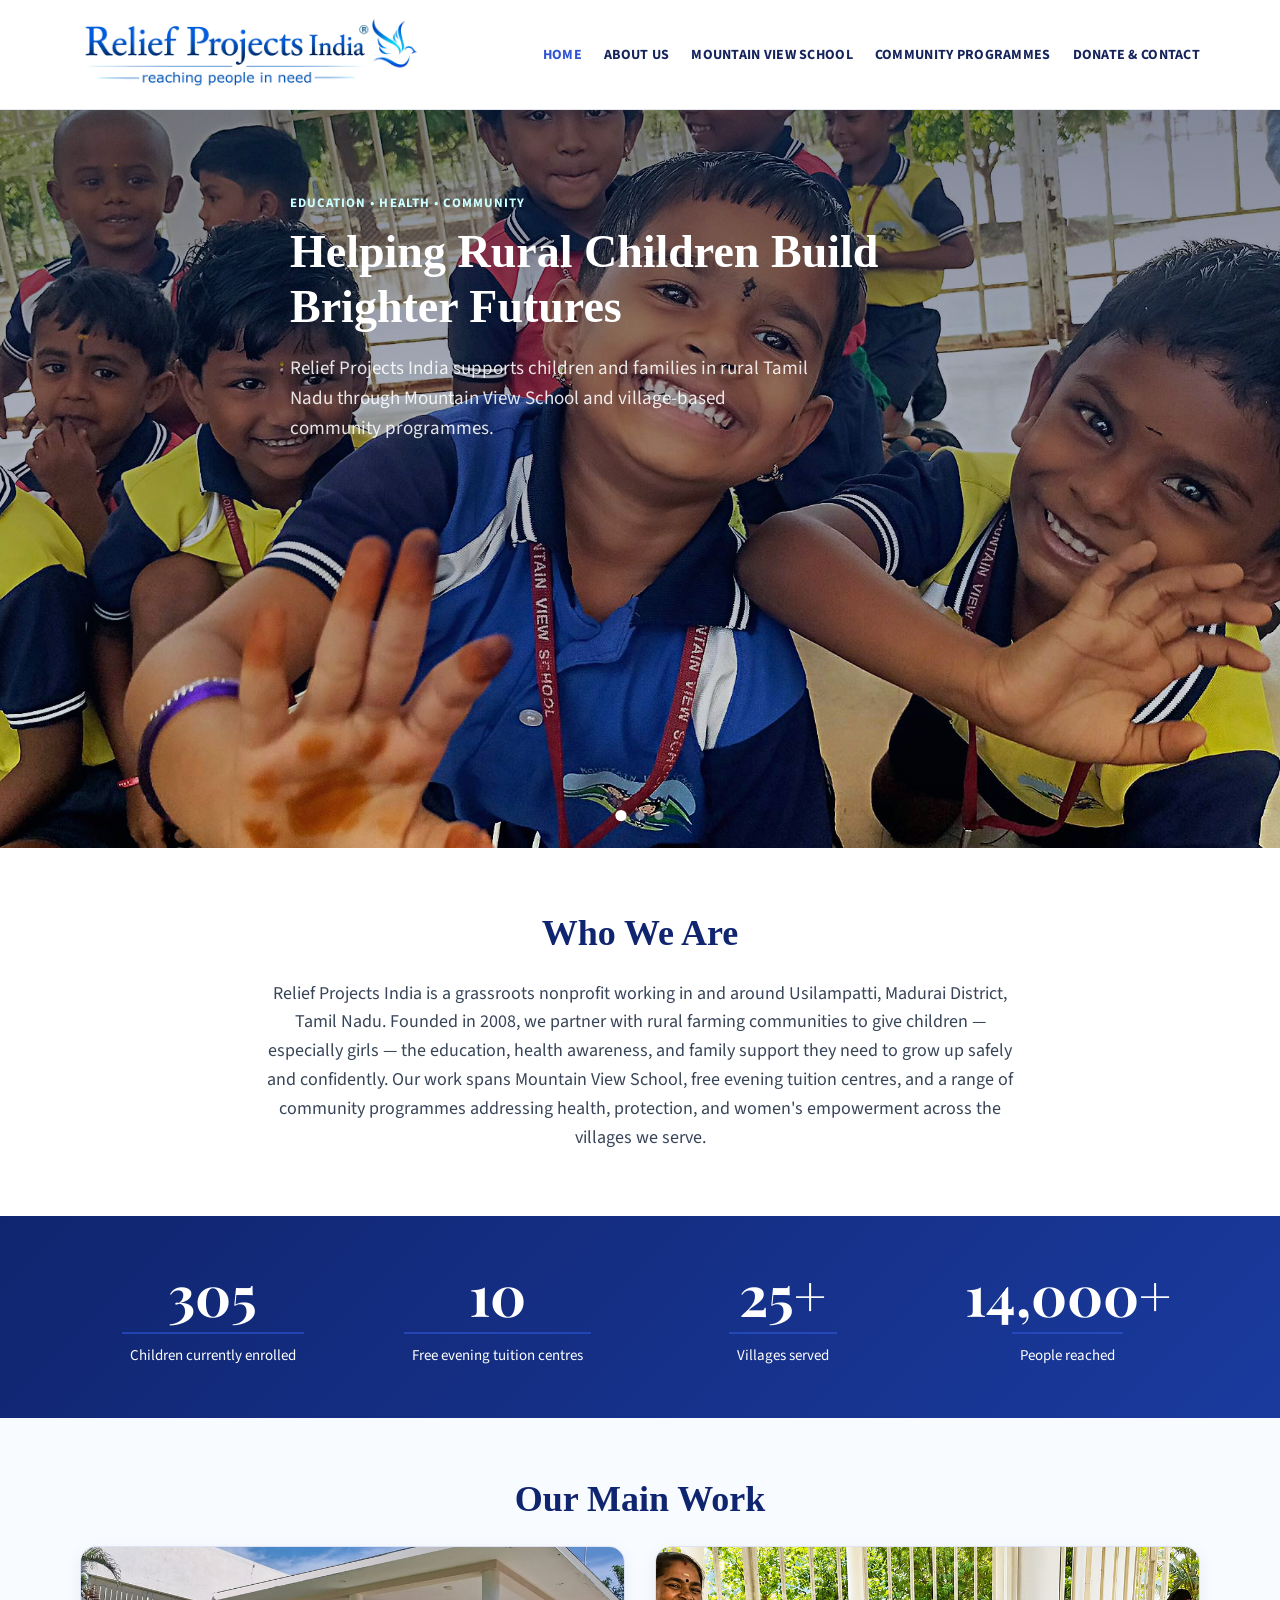
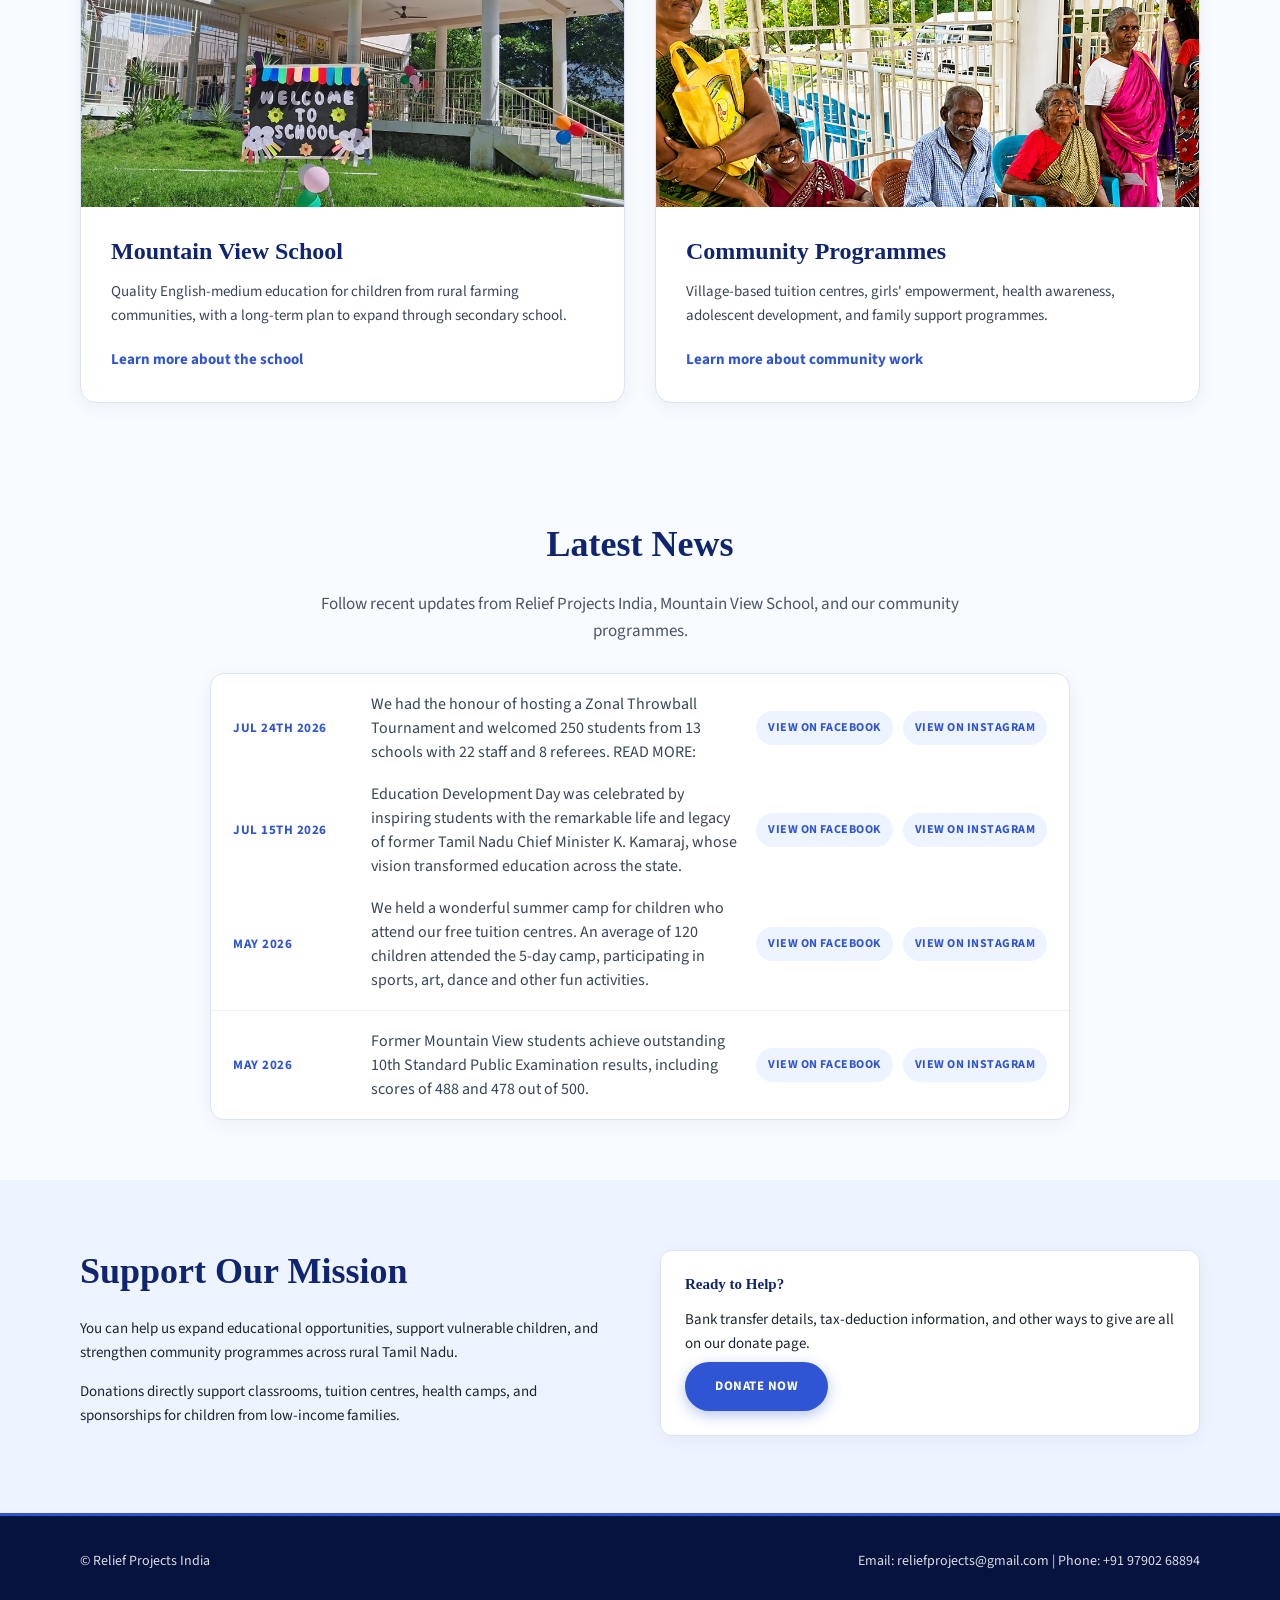
<file: index.html>
<!DOCTYPE html>
<html lang="en">
<head>
    <meta charset="UTF-8">
    <meta name="viewport" content="width=device-width, initial-scale=1.0">
    <meta name="description" content="Relief Projects India supports humanitarian projects in education, gender equality, and health, empowering children and rural communities in Tamil Nadu.">
    <title>Relief Projects India</title>
    <link rel="icon" type="image/png" href="/favicons/favicon-96x96.png" sizes="96x96" />
<link rel="icon" type="image/svg+xml" href="/favicons/favicon.svg" />
<link rel="shortcut icon" href="/favicons/favicon.ico" />
<link rel="apple-touch-icon" sizes="180x180" href="/favicons/apple-touch-icon.png" />
<link rel="manifest" href="/favicons/site.webmanifest" />
    <link rel="stylesheet" href="styles.css">
    <style>
        .home-intro {
            background: #ffffff;
            padding: 64px 0;
            text-align: center;
        }
        .home-intro p {
            max-width: 760px;
            margin: 0 auto;
            font-size: 18px;
            color: #384558;
        }
        .feature-grid {
            display: grid;
            grid-template-columns: repeat(2, 1fr);
            gap: 30px;
        }
        .feature-card {
            background: #ffffff;
            border: 1px solid #dce3f5;
            border-radius: 16px;
            overflow: hidden;
            box-shadow: 0 4px 18px rgba(30, 50, 90, 0.06);
        }
        .feature-card img {
            width: 100%;
            height: 260px;
            object-fit: cover;
        }
        .feature-card-content {
            padding: 30px;
        }
        .feature-card-content h3 {
            font-size: 24px;
            margin-bottom: 12px;
        }
        .feature-card-content p {
            color: #384558;
            margin-bottom: 20px;
        }
        .news-section {
            background: #f8fbff;
        }
        .news-intro {
            max-width: 680px;
            margin: 0 auto 28px;
            text-align: center;
            color: #4a5568;
            font-size: 17px;
        }
        .news-list {
            max-width: 860px;
            margin: 0 auto;
            background: #ffffff;
            border: 1px solid #dce3f5;
            border-radius: 14px;
            box-shadow: 0 4px 18px rgba(30, 50, 90, 0.06);
            overflow: hidden;
        }
        .news-item {
            display: grid;
            grid-template-columns: 120px 1fr auto;
            gap: 18px;
            align-items: center;
            padding: 18px 22px;
            border-bottom: 1px solid #eef1f8;
        }
        .news-item:last-child {
            border-bottom: none;
        }
        .news-date {
            font-size: 13px;
            font-weight: 700;
            color: #2f55d4;
            text-transform: uppercase;
            letter-spacing: 0.04em;
        }
        .news-text {
            color: #384558;
            font-size: 16px;
            line-height: 1.5;
        }
        .news-links {
            display: flex;
            gap: 10px;
            justify-content: flex-end;
            flex-wrap: wrap;
        }
        .news-links a {
            display: inline-block;
            background: #eef4ff;
            color: #2f55d4;
            text-decoration: none;
            font-size: 12px;
            font-weight: 700;
            text-transform: uppercase;
            letter-spacing: 0.04em;
            padding: 7px 12px;
            border-radius: 50px;
        }
        .news-links a:hover {
            background: #dce8ff;
        }
        .news-note {
            max-width: 860px;
            margin: 18px auto 0;
            color: #748097;
            font-size: 14px;
            text-align: center;
        }
        .support-section {
            background: #eef4ff;
            padding: 70px 0;
        }
        .support-grid {
            display: grid;
            grid-template-columns: 1fr 1fr;
            gap: 40px;
            align-items: start;
        }
        .support-grid h2 {
            text-align: left;
        }
        @media (max-width: 900px) {
            .feature-grid,
            .support-grid {
                grid-template-columns: 1fr;
            }
            .news-item {
                grid-template-columns: 1fr;
                gap: 8px;
                align-items: start;
            }
            .news-links {
                justify-content: flex-start;
            }
        }
    </style>
</head>
<body>

<header class="site-header">
    <div class="container header-inner">
        <a href="index.html" class="logo-link">
            <img src="images/rpi-logo-blue-long.png" alt="Relief Projects India" class="site-logo">
        </a>

        <nav class="main-nav">
            <a href="index.html" class="active">Home</a>
            <a href="about.html">About Us</a>
            <a href="mountain-view-school.html">Mountain View School</a>
            <a href="community-programs.html">Community Programmes</a>
            <a href="contact.html">Donate &amp; Contact</a>
        </nav>
    </div>
</header>

<main>
    <section class="hero" aria-label="Relief Projects India photo slideshow">
        <img src="images/happy-kids.jpg" class="slide active" alt="Students at Mountain View School">
        <img src="images/teen-activities.jpg" class="slide" alt="Children learning in class">
        <img src="images/tuition-students.jpg" class="slide" alt="Community programme activity">

        <div class="hero-overlay"></div>

        <div class="container hero-content">
            <p class="eyebrow">Education • Health • Community</p>
            <h1>Helping Rural Children Build Brighter Futures</h1>
            <p class="hero-intro">Relief Projects India supports children and families in rural Tamil Nadu through Mountain View School and village-based community programmes.</p>
        </div>

        <div class="slide-dots" aria-hidden="true">
            <span class="dot active"></span>
            <span class="dot"></span>
            <span class="dot"></span>
        </div>
    </section>

    <section class="home-intro">
        <div class="container">
            <h2>Who We Are</h2>
            <p>Relief Projects India is a grassroots nonprofit working in and around Usilampatti, Madurai District, Tamil Nadu. Founded in 2008, we partner with rural farming communities to give children — especially girls — the education, health awareness, and family support they need to grow up safely and confidently. Our work spans Mountain View School, free evening tuition centres, and a range of community programmes addressing health, protection, and women's empowerment across the villages we serve.</p>
        </div>
    </section>

    <section class="impact">
        <div class="container impact-grid">
            <div class="impact-item">
                <strong>305</strong>
                <span>Children currently enrolled</span>
            </div>
            <div class="impact-item">
                <strong>10</strong>
                <span>Free evening tuition centres</span>
            </div>
            <div class="impact-item">
                <strong>25+</strong>
                <span>Villages served</span>
            </div>
            <div class="impact-item">
                <strong>14,000+</strong>
                <span>People reached</span>
            </div>
        </div>
    </section>

    <section class="section split-section">
        <div class="container">
            <h2>Our Main Work</h2>
            <div class="feature-grid">
                <article class="feature-card">
                    <img src="images/school.jpg" alt="Mountain View School building">
                    <div class="feature-card-content">
                        <h3>Mountain View School</h3>
                        <p>Quality English-medium education for children from rural farming communities, with a long-term plan to expand through secondary school.</p>
                        <a href="mountain-view-school.html" class="text-link">Learn more about the school</a>
                    </div>
                </article>

                <article class="feature-card">
                    <img src="images/medical-camp.jpg" alt="free eye camp">
                    <div class="feature-card-content">
                        <h3>Community Programmes</h3>
                        <p>Village-based tuition centres, girls' empowerment, health awareness, adolescent development, and family support programmes.</p>
                        <a href="community-programs.html" class="text-link">Learn more about community work</a>
                    </div>
                </article>
            </div>
        </div>
    </section>

    <section class="section news-section">
        <div class="container">
            <h2>Latest News</h2>
            <p class="news-intro">Follow recent updates from Relief Projects India, Mountain View School, and our community programmes.</p>

            <div class="news-list">
                <!--
                    To add a new news item, copy one whole .news-item block and paste it above the older items.
                    Replace the date, short text, and the Facebook / Instagram links.
                    If you only have one link, delete the other <a> tag.
                    IMPORTANT: Links must include the full https:// address.
                -->

                <div class="news-item">
                <div class="news-date">Jul 24th 2026</div>
                    <div class="news-text">We had the honour of hosting a Zonal Throwball Tournament and welcomed 250 students from 13 schools with 22 staff and 8 referees. READ MORE: </div>
                    <div class="news-links">
                        <a href="https://www.facebook.com/share/p/1GRje6KWdc/" target="_blank" rel="noopener noreferrer">View on Facebook</a>
                        <a href="https://www.instagram.com/reel/DaK9dHmleWi/?igsh=b2NwNm9oeWJwMmVz" target="_blank" rel="noopener noreferrer">View on Instagram</a>
                    </div>
                     <div class="news-date">Jul 15th 2026</div>
                    <div class="news-text">Education Development Day was celebrated by inspiring students with the remarkable life and legacy of former Tamil Nadu Chief Minister K. Kamaraj, whose vision transformed education across the state.</div>
                    <div class="news-links">
                        <a href="https://www.facebook.com/share/p/1971sZbLWU/" target="_blank" rel="noopener noreferrer">View on Facebook</a>
                        <a href="https://www.instagram.com/p/Da4g7WzE3_C/?igsh=aHZlMnR1Y3Nwd20y" target="_blank" rel="noopener noreferrer">View on Instagram</a>
                    </div>
                    <div class="news-date">May 2026</div>
                    <div class="news-text">We held a wonderful summer camp for children who attend our free tuition centres. An average of 120 children attended the 5-day camp, participating in sports, art, dance and other fun activities.</div>
                    <div class="news-links">
                        <a href="https://www.facebook.com/share/p/1JPRpHnLcc/" target="_blank" rel="noopener noreferrer">View on Facebook</a>
                        <a href="https://www.instagram.com/p/DYOaZSZjOgD/" target="_blank" rel="noopener noreferrer">View on Instagram</a>
                    </div>
                </div>

                <div class="news-item">
                    <div class="news-date">May 2026</div>
                    <div class="news-text">Former Mountain View students achieve outstanding 10th Standard Public Examination results, including scores of 488 and 478 out of 500.</div>
                    <div class="news-links">
                        <a href="https://www.facebook.com/share/p/197CT9SzRH/" target="_blank" rel="noopener noreferrer">View on Facebook</a>
                        <a href="https://www.instagram.com/p/DZrxQIYzK0Y/?igsh=MWl0czU1MW0ydjBkaA==" target="_blank" rel="noopener noreferrer">View on Instagram</a>
                    </div>
                </div>
            </div>

        </div>
    </section>

    <section class="support-section" id="donate">
        <div class="container support-grid">
            <div>
                <h2>Support Our Mission</h2>
                <p>You can help us expand educational opportunities, support vulnerable children, and strengthen community programmes across rural Tamil Nadu.</p>
                <p>Donations directly support classrooms, tuition centres, health camps, and sponsorships for children from low-income families.</p>
            </div>
            <div class="bank-box">
                <h3>Ready to Help?</h3>
                <p>Bank transfer details, tax-deduction information, and other ways to give are all on our donate page.</p>
                <a href="contact.html#donate" class="button">Donate Now</a>
            </div>
        </div>
    </section>
</main>

<footer class="site-footer">
    <div class="container footer-grid">
        <p>&copy; Relief Projects India</p>
        <p>Email: reliefprojects@gmail.com | Phone: +91 97902 68894</p>
    </div>
</footer>

<script src="scripts.js"></script>
</body>
</html>
</file>
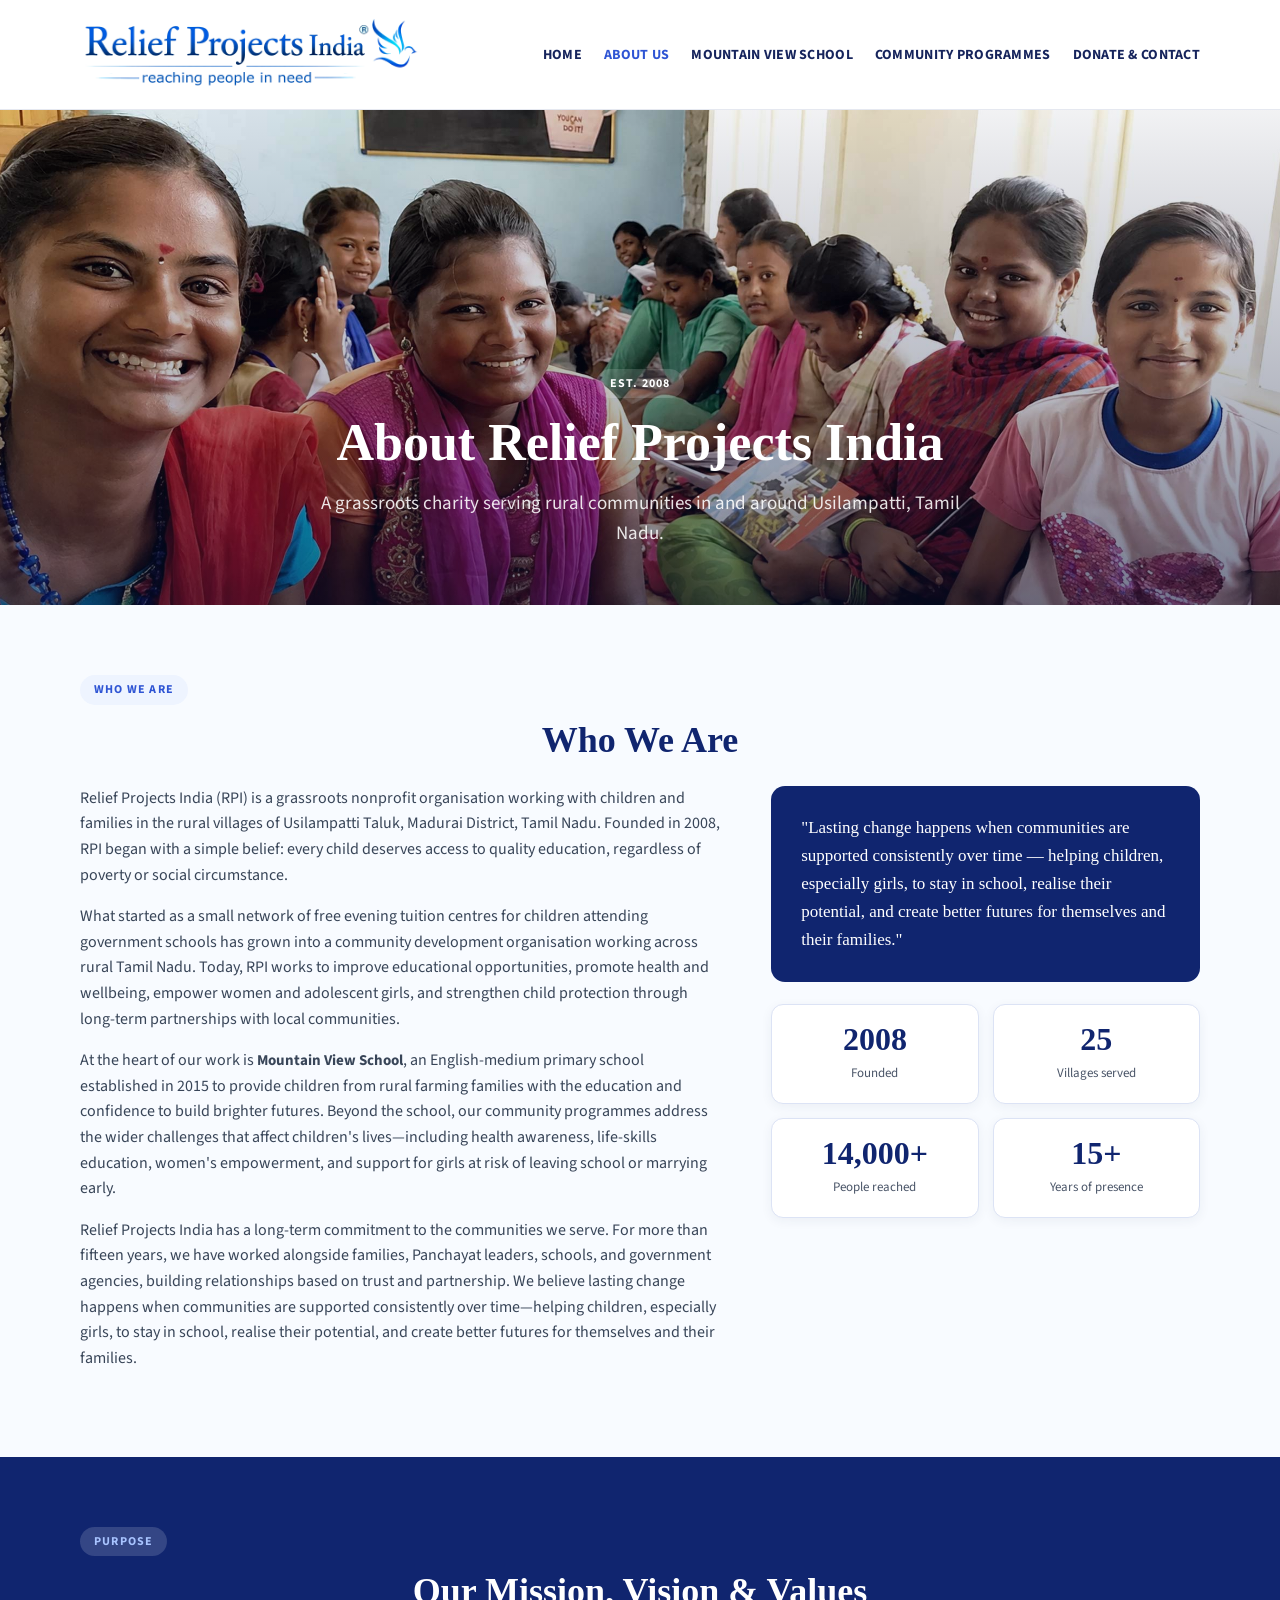
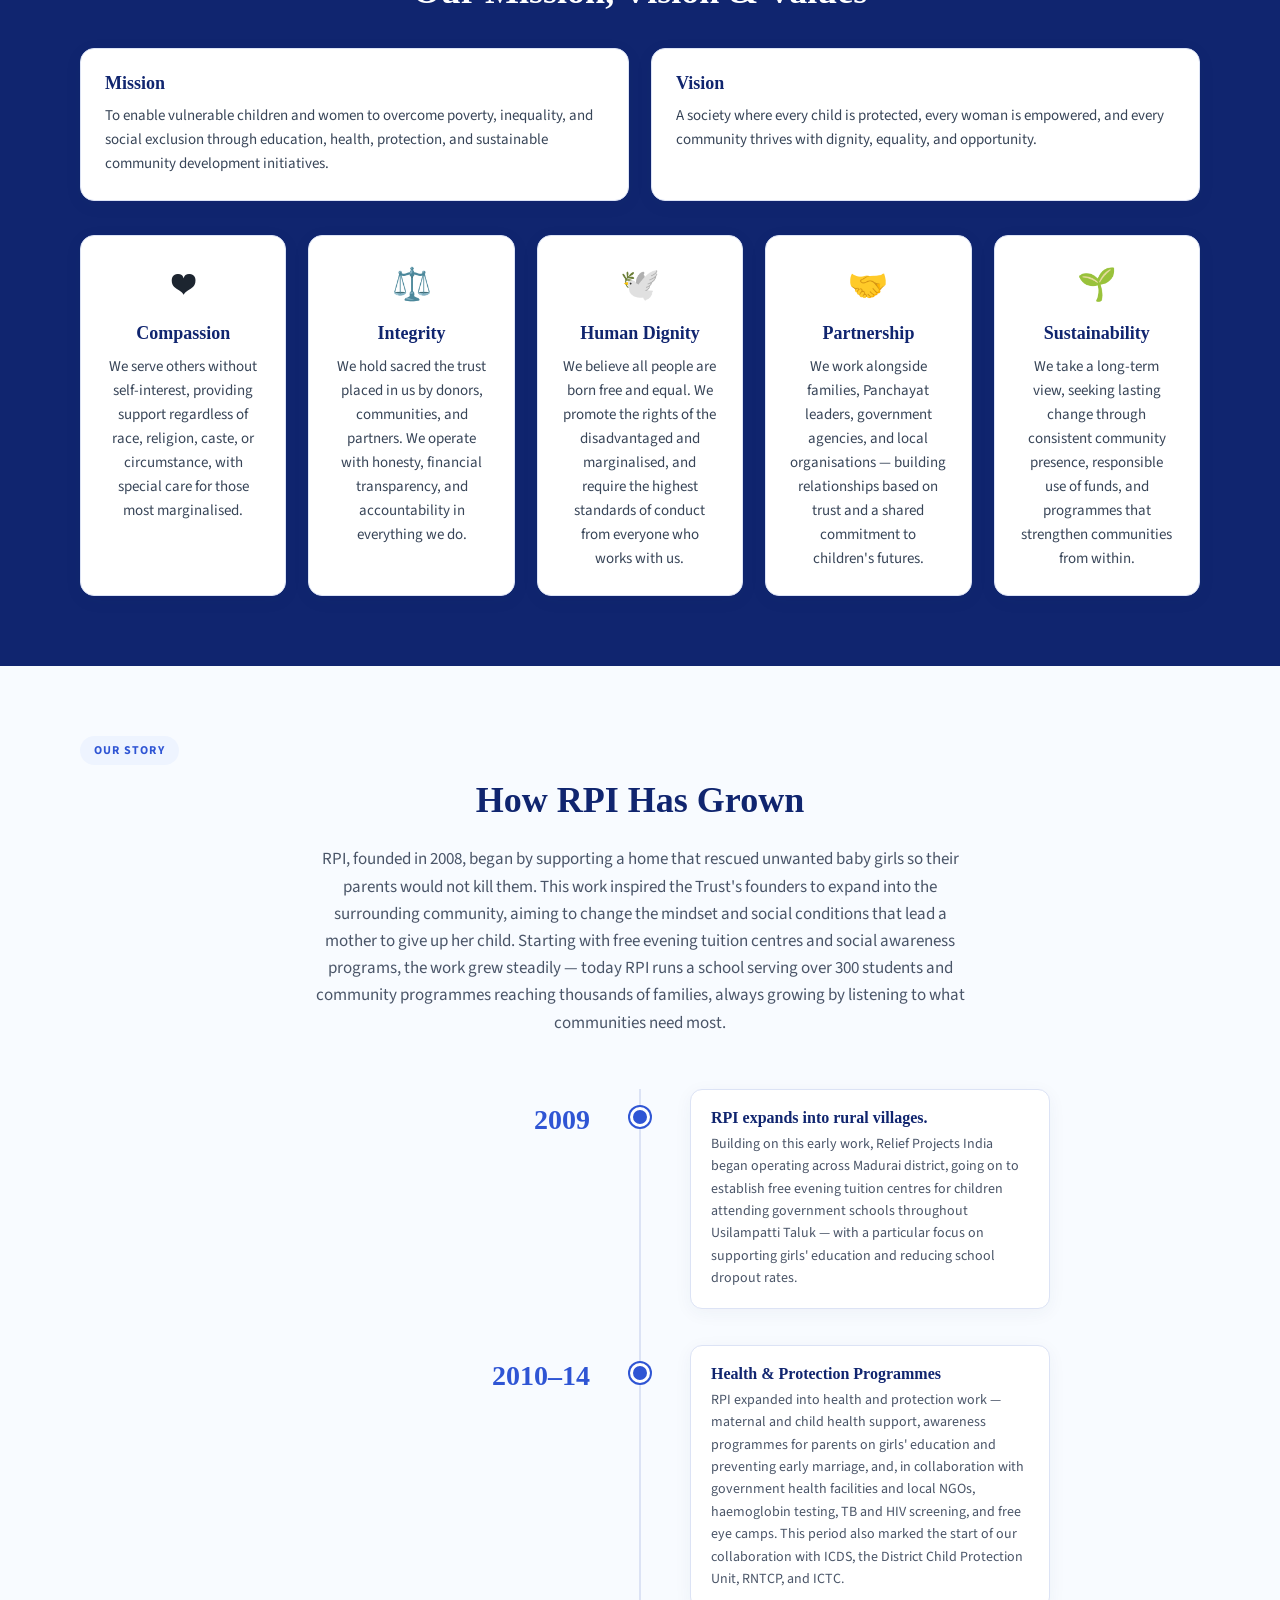
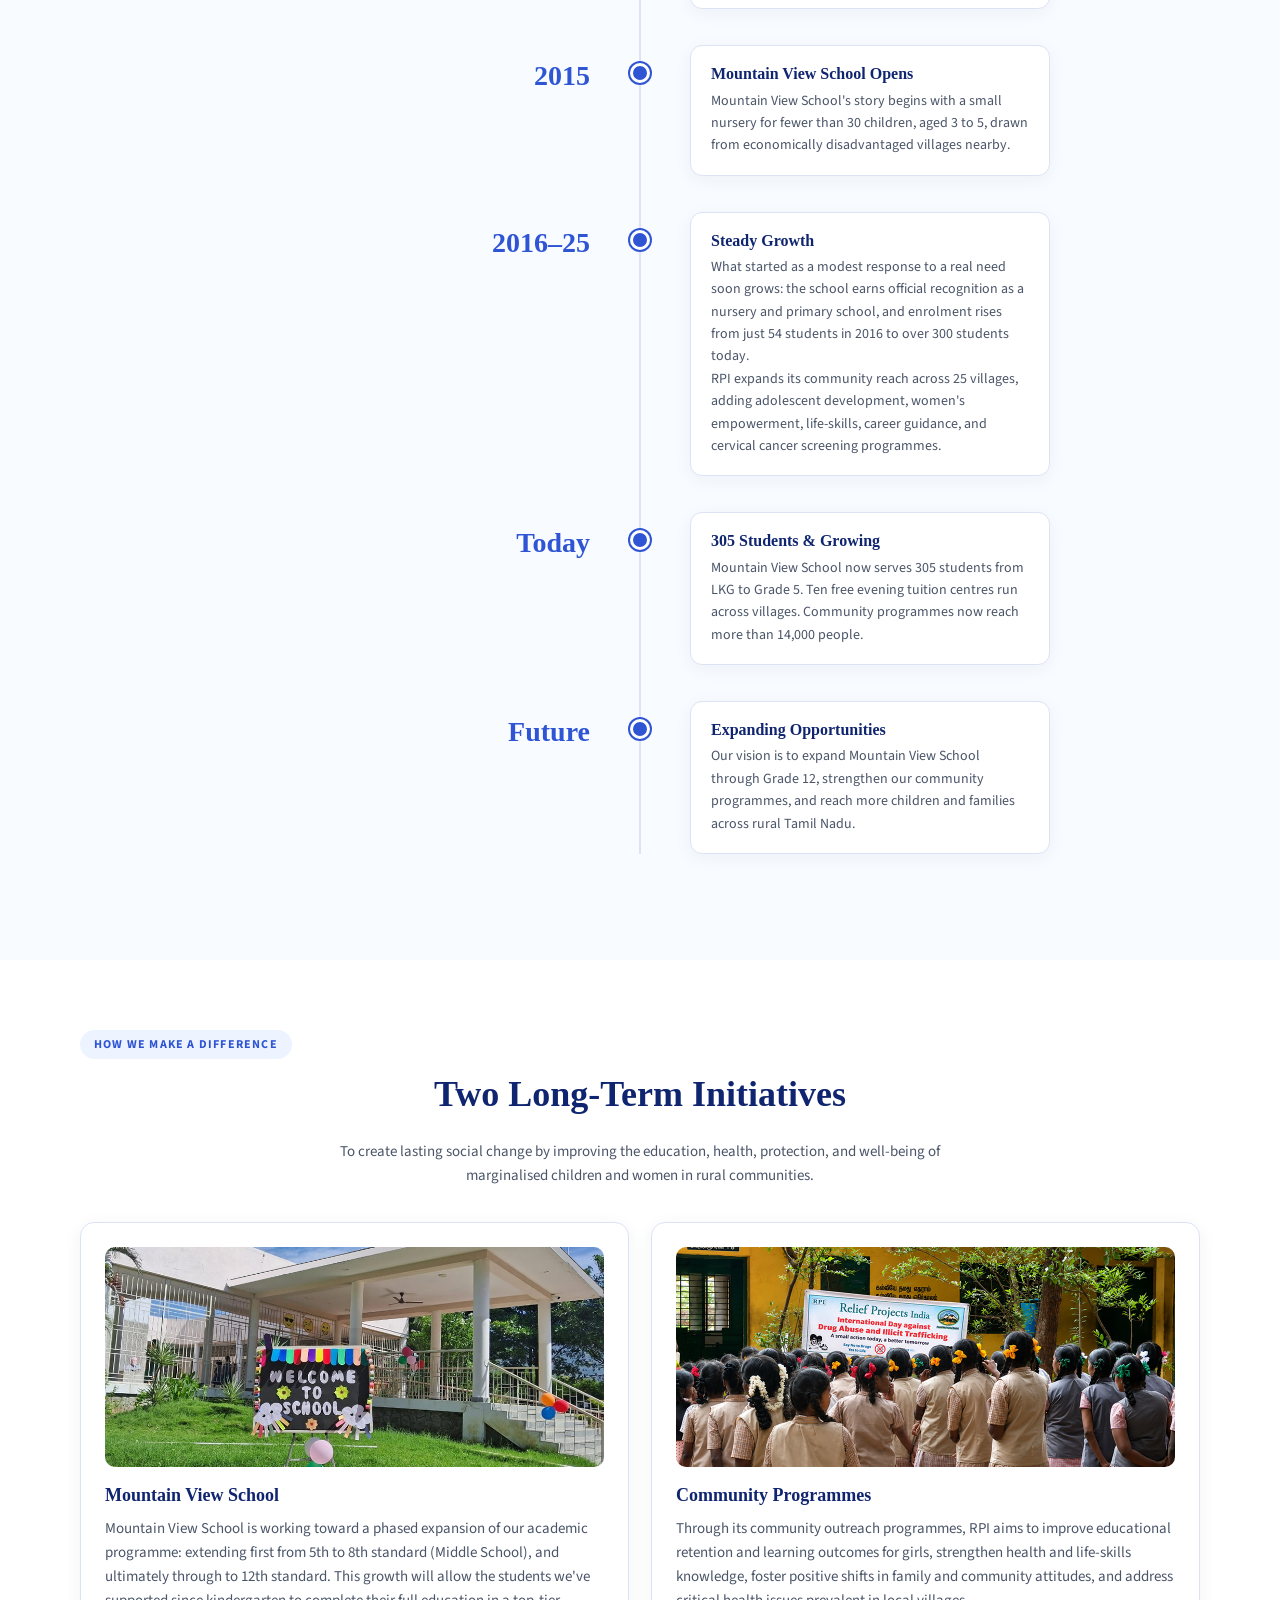
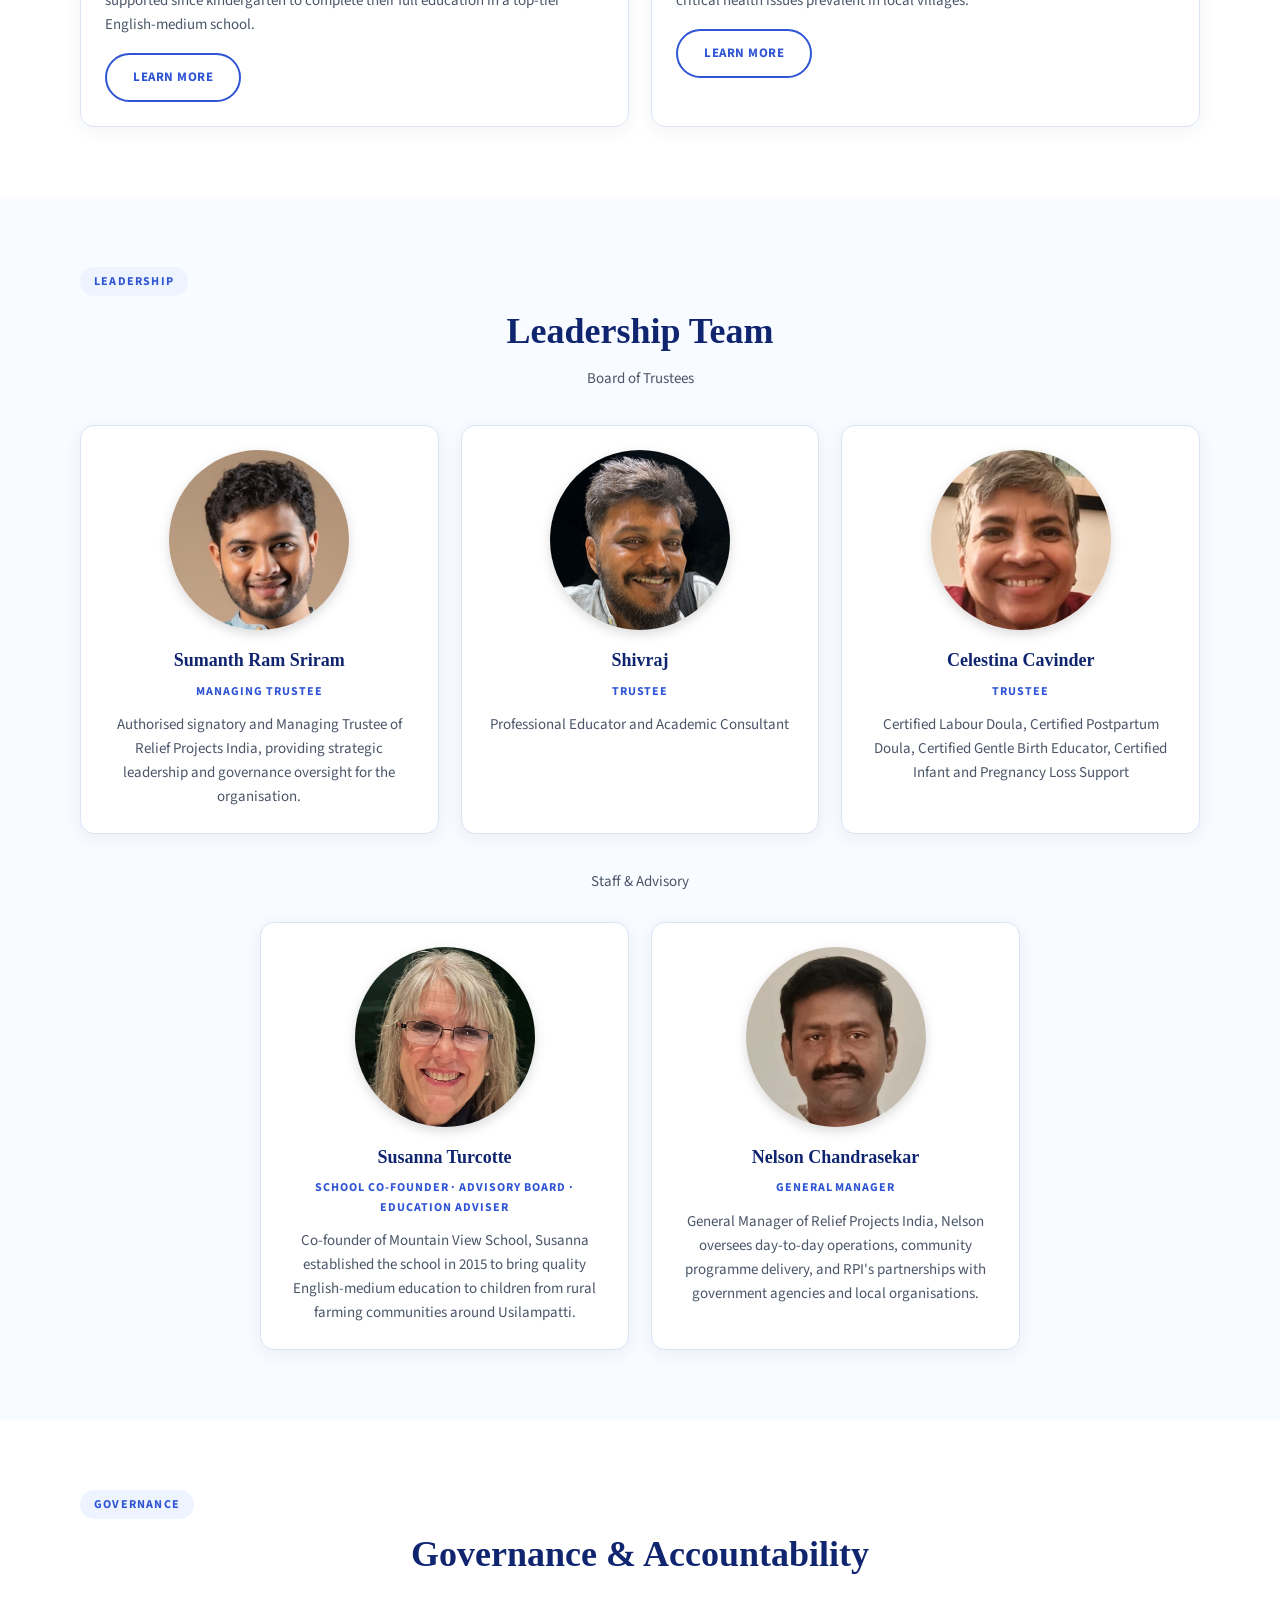
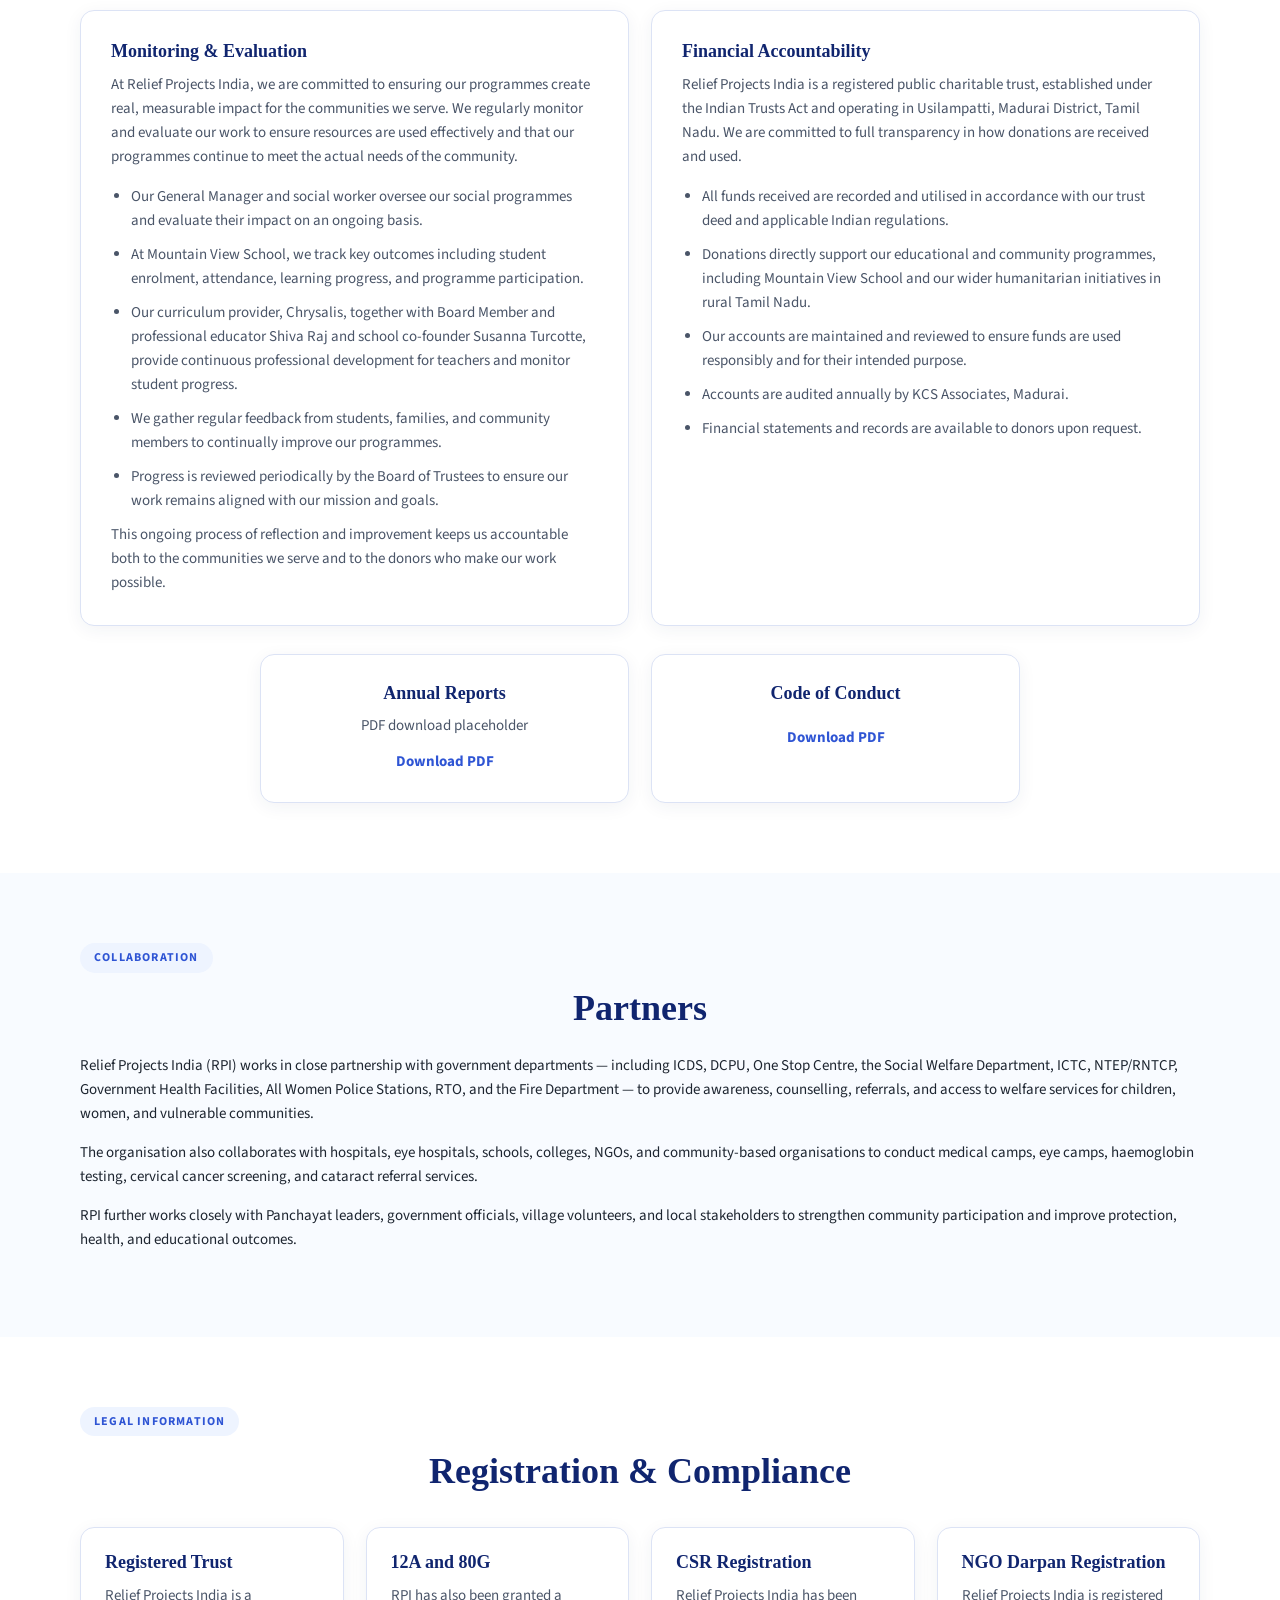
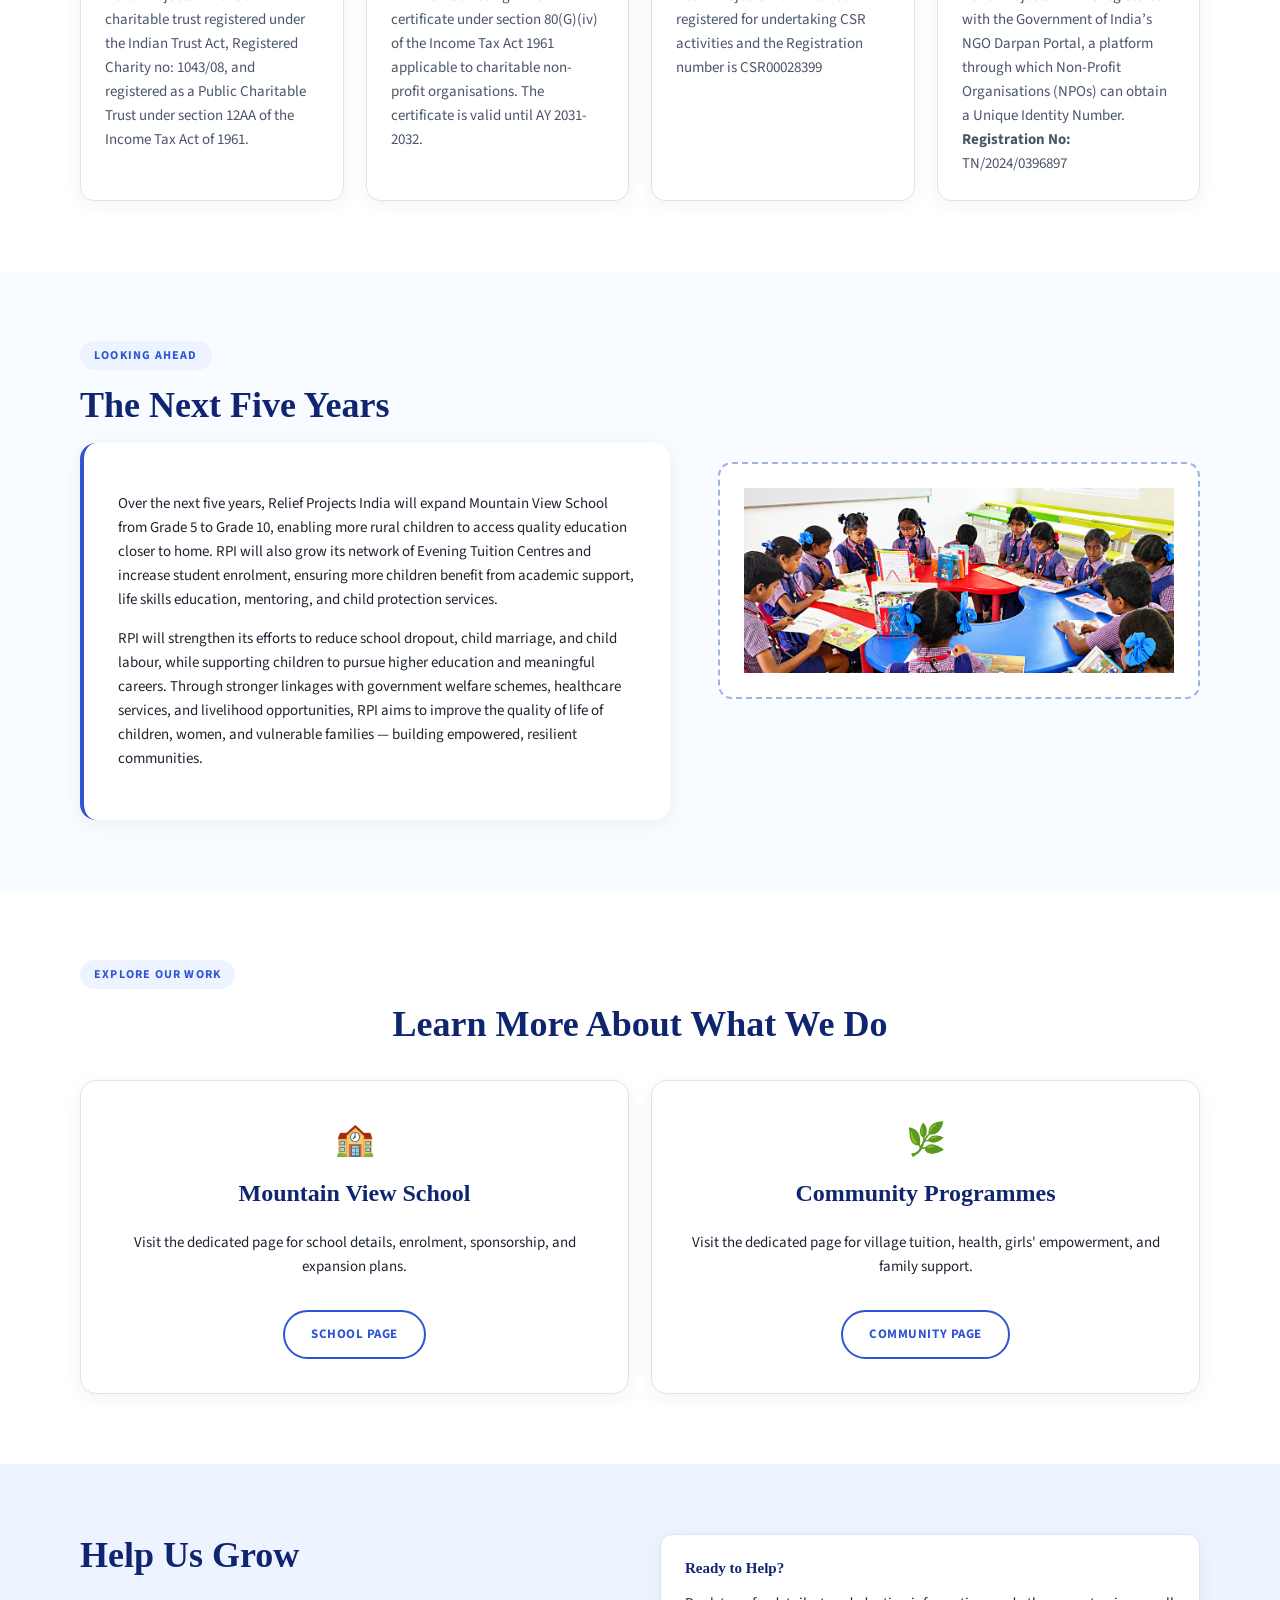
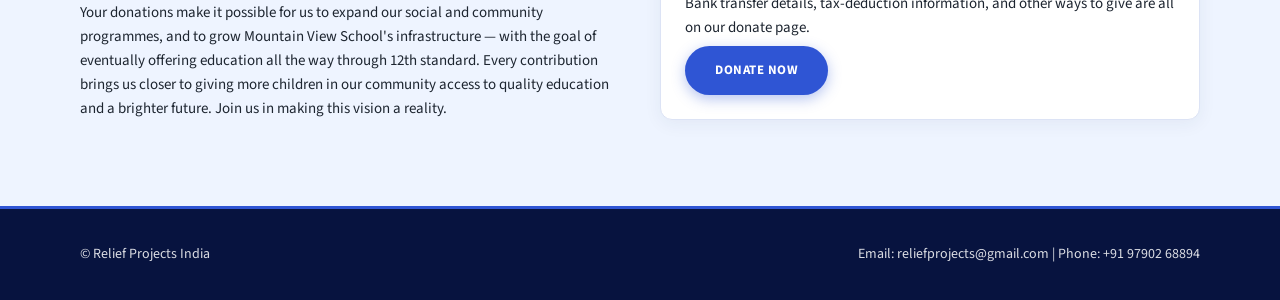
<file: about.html>
<!DOCTYPE html>
<html lang="en">
<head>
    <meta charset="UTF-8">
    <meta name="viewport" content="width=device-width, initial-scale=1.0">
    <title>About Us – Relief Projects India</title><link rel="icon" type="image/png" href="/favicons/favicon-96x96.png" sizes="96x96" />
<link rel="icon" type="image/svg+xml" href="/favicons/favicon.svg" />
<link rel="shortcut icon" href="/favicons/favicon.ico" />
<link rel="apple-touch-icon" sizes="180x180" href="/favicons/apple-touch-icon.png" />
<link rel="manifest" href="/favicons/site.webmanifest" />
    <link rel="stylesheet" href="styles.css">
    
</head>
<body>

<header class="site-header">
    <div class="container header-inner">
        <a href="index.html" class="logo-link">
            <img src="images/rpi-logo-blue-long.png" alt="Relief Projects India" class="site-logo">
        </a>
        <nav class="main-nav">
            <a href="index.html">Home</a>
            <a href="about.html" class="active">About Us</a>
            <a href="mountain-view-school.html">Mountain View School</a>
            <a href="community-programs.html">Community Programmes</a>
            <a href="contact.html">Donate &amp; Contact</a>
        </nav>
    </div>
</header>

<main>
    <!-- HERO -->
    <section class="page-hero">
        <img src="images/summer-camp.jpg" alt="adolescent girls awareness programme" class="page-hero-img">
        <div class="page-hero-overlay"></div>
        <div class="page-hero-content">
            <div class="container">
                <span class="section-label" style="background:rgba(255,255,255,0.15); color:#ffffff;">Est. 2008</span>
                <h1>About Relief Projects India</h1>
                <p>A grassroots charity serving rural communities in and around Usilampatti, Tamil Nadu.</p>
            </div>
        </div>
    </section>

    <!-- WHO WE ARE -->
    <section class="about-section alt">
        <div class="container">
            <span class="section-label">Who We Are</span>
            <h2>Who We Are</h2>
            <div class="who-grid">
            <div class="who-text">
                <p>Relief Projects India (RPI) is a grassroots nonprofit organisation working with children and families in the rural villages of Usilampatti Taluk, Madurai District, Tamil Nadu. Founded in 2008, RPI began with a simple belief: every child deserves access to quality education, regardless of poverty or social circumstance.</p>
                <p>What started as a small network of free evening tuition centres for children attending government schools has grown into a community development organisation working across rural Tamil Nadu. Today, RPI works to improve educational opportunities, promote health and wellbeing, empower women and adolescent girls, and strengthen child protection through long-term partnerships with local communities.</p>
                <p>At the heart of our work is <strong>Mountain View School</strong>, an English-medium primary school established in 2015 to provide children from rural farming families with the education and confidence to build brighter futures. Beyond the school, our community programmes address the wider challenges that affect children's lives—including health awareness, life-skills education, women's empowerment, and support for girls at risk of leaving school or marrying early.</p>
                <p>Relief Projects India has a long-term commitment to the communities we serve. For more than fifteen years, we have worked alongside families, Panchayat leaders, schools, and government agencies, building relationships based on trust and partnership. We believe lasting change happens when communities are supported consistently over time—helping children, especially girls, to stay in school, realise their potential, and create better futures for themselves and their families.</p>
                </div>
                <div class="who-side">
                    <div class="pull-quote">
                        <p>"Lasting change happens when communities are supported consistently over time — helping children, especially girls, to stay in school, realise their potential, and create better futures for themselves and their families."</p>
                    </div>
                    <div class="who-stats">
                        <div class="who-stat"><strong>2008</strong><span>Founded</span></div>
                        <div class="who-stat"><strong>25</strong><span>Villages served</span></div>
                        <div class="who-stat"><strong>14,000+</strong><span>People reached</span></div>
                        <div class="who-stat"><strong>15+</strong><span>Years of presence</span></div>
                    </div>
                </div>
            </div>
        </div>
    </section>

    <!-- MISSION, VISION, VALUES -->
    <section class="about-section blue">
        <div class="container">
            <span class="section-label" style="background:rgba(255,255,255,0.15); color:#a8c4ff;">Purpose</span>
            <h2>Our Mission, Vision &amp; Values</h2>
            <div class="mission-grid">
                <div class="info-card">
                    <h3>Mission</h3>
                    <p>To enable vulnerable children and women to overcome poverty, inequality, and social exclusion through education, health, protection, and sustainable community development initiatives.</p>
                </div>
                <div class="info-card">
                    <h3>Vision</h3>
                    <p>A society where every child is protected, every woman is empowered, and every community thrives with dignity, equality, and opportunity.</p>
                </div>
            </div>
            <div class="values-grid">
                <div class="value-card"><span class="icon">❤️</span><h3>Compassion</h3><p>We serve others without self-interest, providing support regardless of race, religion, caste, or circumstance, with special care for those most marginalised.</p></div>
                <div class="value-card"><span class="icon">⚖️</span><h3>Integrity</h3><p>We hold sacred the trust placed in us by donors, communities, and partners. We operate with honesty, financial transparency, and accountability in everything we do.</p></div>
                <div class="value-card"><span class="icon">🕊️</span><h3>Human Dignity</h3><p>We believe all people are born free and equal. We promote the rights of the disadvantaged and marginalised, and require the highest standards of conduct from everyone who works with us.</p></div>
                <div class="value-card"><span class="icon">🤝</span><h3>Partnership</h3><p>We work alongside families, Panchayat leaders, government agencies, and local organisations — building relationships based on trust and a shared commitment to children's futures.</p></div>
                <div class="value-card"><span class="icon">🌱</span><h3>Sustainability</h3><p>We take a long-term view, seeking lasting change through consistent community presence, responsible use of funds, and programmes that strengthen communities from within.</p></div>
            </div>
        </div>
    </section>

    <!-- OUR STORY -->
    <section class="about-section alt">
        <div class="container">
            <span class="section-label">Our Story</span>
            <h2>How RPI Has Grown</h2>
            <p class="history-intro">RPI, founded in 2008, began by supporting a home that rescued unwanted baby girls so their parents would not kill them. This work inspired the Trust's founders to expand into the surrounding community, aiming to change the mindset and social conditions that lead a mother to give up her child. Starting with free evening tuition centres and social awareness programs, the work grew steadily — today RPI runs a school serving over 300 students and community programmes reaching thousands of families, always growing by listening to what communities need most.</p>

            <div class="timeline">
                <div class="timeline-item">
                    <div class="timeline-left">
                        <div class="timeline-year">2009</div>
                    </div>
                    <div class="timeline-right">
                        <div class="timeline-content">
                            <h3>RPI expands into rural villages.</h3>
                            <p>Building on this early work, Relief Projects India began operating across Madurai district, going on to establish free evening tuition centres for children attending government schools throughout Usilampatti Taluk — with a particular focus on supporting girls' education and reducing school dropout rates.</p>
                        </div>
                    </div>
                </div>

                <div class="timeline-item">
                    <div class="timeline-left">
                        <div class="timeline-year">2010–14</div>
                    </div>
                    <div class="timeline-right">
                        <div class="timeline-content">
                            <h3>Health &amp; Protection Programmes</h3>
                            <p>RPI expanded into health and protection work — maternal and child health support, awareness programmes for parents on girls' education and preventing early marriage, and, in collaboration with government health facilities and local NGOs, haemoglobin testing, TB and HIV screening, and free eye camps. This period also marked the start of our collaboration with ICDS, the District Child Protection Unit, RNTCP, and ICTC.</p>
                        </div>
                    </div>
                </div>

                <div class="timeline-item">
                    <div class="timeline-left">
                        <div class="timeline-year">2015</div>
                    </div>
                    <div class="timeline-right">
                        <div class="timeline-content">
                            <h3>Mountain View School Opens</h3>
                            <p>Mountain View School's story begins with a small nursery for fewer than 30 children, aged 3 to 5, drawn from economically disadvantaged villages nearby.</p>
                        </div>
                    </div>
                </div>

                <div class="timeline-item">
                    <div class="timeline-left">
                        <div class="timeline-year">2016–25</div>
                    </div>
                    <div class="timeline-right">
                        <div class="timeline-content">
                            <h3>Steady Growth</h3>
                            <p>What started as a modest response to a real need soon grows: the school earns official recognition as a nursery and primary school, and enrolment rises from just 54 students in 2016 to over 300 students today. <br> 
                            RPI expands its community reach across 25 villages, adding adolescent development, women's empowerment, life-skills, career guidance, and cervical cancer screening programmes.</p>
                        </div>
                    </div>
                </div>

                <div class="timeline-item">
                    <div class="timeline-left">
                        <div class="timeline-year">Today</div>
                    </div>
                    <div class="timeline-right">
                        <div class="timeline-content">
                            <h3>305 Students &amp; Growing</h3>
                            <p>Mountain View School now serves 305 students from LKG to Grade 5. Ten free evening tuition centres run across villages. Community programmes now reach more than 14,000 people.</p>
                        </div>
                    </div>
                </div>

                <div class="timeline-item">
                    <div class="timeline-left">
                        <div class="timeline-year">Future</div>
                    </div>
                    <div class="timeline-right">
                        <div class="timeline-content">
                            <h3>Expanding Opportunities</h3>
                            <p>Our vision is to expand Mountain View School through Grade 12, strengthen our community programmes, and reach more children and families across rural Tamil Nadu.</p>
                        </div>
                    </div>
                </div>
            </div>
        </div>
    </section>

    <!-- HOW WE MAKE A DIFFERENCE -->
    <section class="about-section">
        <div class="container">
            <span class="section-label">How We Make a Difference</span>
            <h2>Two Long-Term Initiatives</h2>
            <p style="text-align:center; max-width:680px; margin:0 auto; color:#4a5568;">To create lasting social change by improving the education, health, protection, and well-being of marginalised children and women in rural communities.</p>
            <div class="work-grid">
                <article class="work-card">
                    <img src="images/school.jpg" alt="Mountain View School">
                    <h3>Mountain View School</h3>
                    <p>Mountain View School is working toward a phased expansion of our academic programme: extending first from 5th to 8th standard (Middle School), and ultimately through to 12th standard. This growth will allow the students we've supported since kindergarten to complete their full education in a top-tier English-medium school. </p>
                    <a href="mountain-view-school.html" class="button-outline-light">Learn More</a>
                </article>
                <article class="work-card">
                    <img src="images/community-programs.jpg" alt="Community programmes">
                    <h3>Community Programmes</h3>
                    <p>Through its community outreach programmes, RPI aims to improve educational retention and learning outcomes for girls, strengthen health and life-skills knowledge, foster positive shifts in family and community attitudes, and address critical health issues prevalent in local villages.</p>
                    <a href="community-programs.html" class="button-outline-light">Learn More</a>
                </article>
            </div>
        </div>
    </section>

    <!-- LEADERSHIP TEAM -->
    <section class="about-section alt">
        <div class="container">
            <span class="section-label">Leadership</span>
            <h2>Leadership Team</h2>

            <p style="text-align:center; color:#4a5568; font-size:15px; margin: -10px 0 28px;">Board of Trustees</p>
            <div class="team-grid">
                <div class="team-card">
                    <div class="team-avatar"><img src="images/sumanthRam.jpg" alt="Sumanth Ram Sriram"></div>
                    <h3>Sumanth Ram Sriram</h3>
                    <div class="team-role">Managing Trustee</div>
                    <p>Authorised signatory and Managing Trustee of Relief Projects India, providing strategic leadership and governance oversight for the organisation.</p>
                </div>
                <div class="team-card">
                    <div class="team-avatar"><img src="images/shiva.jpg" alt="Shiva Raj"></div>
                    <h3>Shivraj</h3>
                    <div class="team-role">Trustee</div>
                    <p>Professional Educator and Academic Consultant</p>
                </div>
                <div class="team-card">
                    <div class="team-avatar"><img src="images/tina.jpg" alt="Celestina Cavinder"></div>
                    <h3>Celestina Cavinder</h3>
                  <div class="team-role">Trustee</div>
                    <p>Certified Labour Doula,  Certified Postpartum Doula, Certified Gentle Birth Educator, Certified Infant  and Pregnancy Loss Support</p>
</div>
            </div>

            <p style="text-align:center; color:#4a5568; font-size:15px; margin: 36px 0 28px;">Staff &amp; Advisory</p>
            <div class="team-grid" style="grid-template-columns: repeat(2, 1fr); max-width: 760px; margin: 0 auto;">
                <div class="team-card">
                    <div class="team-avatar"><img src="images/susanna.jpg" alt="Susanna Turcotte"></div>
                    <h3>Susanna Turcotte</h3>
                    <div class="team-role">School Co-Founder · Advisory Board · Education Adviser</div>
                    <p>Co-founder of Mountain View School, Susanna established the school in 2015 to bring quality English-medium education to children from rural farming communities around Usilampatti.</p>
                </div>
                <div class="team-card">
                    <div class="team-avatar"><img src="images/nelson.jpg" alt="Nelson Chandrasekar"></div>
                    <h3>Nelson Chandrasekar</h3>
                    <div class="team-role">General Manager</div>
                    <p>General Manager of Relief Projects India, Nelson oversees day-to-day operations, community programme delivery, and RPI's partnerships with government agencies and local organisations.</p>
                </div>
            </div>

        </div>
    </section>

    <!-- GOVERNANCE -->
    <section class="about-section">
        <div class="container">
            <span class="section-label">Governance</span>
            <h2>Governance &amp; Accountability</h2>

            <div class="governance-grid">
                <div class="governance-card">
                    <h3>Monitoring &amp; Evaluation</h3>
                    <p>At Relief Projects India, we are committed to ensuring our programmes create real, measurable impact for the communities we serve. We regularly monitor and evaluate our work to ensure resources are used effectively and that our programmes continue to meet the actual needs of the community.</p>
                    <ul>
                        <li>Our General Manager and social worker oversee our social programmes and evaluate their impact on an ongoing basis.</li>
                        <li>At Mountain View School, we track key outcomes including student enrolment, attendance, learning progress, and programme participation.</li>
                        <li>Our curriculum provider, Chrysalis, together with Board Member and professional educator Shiva Raj and school co-founder Susanna Turcotte, provide continuous professional development for teachers and monitor student progress.</li>
                        <li>We gather regular feedback from students, families, and community members to continually improve our programmes.</li>
                        <li>Progress is reviewed periodically by the Board of Trustees to ensure our work remains aligned with our mission and goals.</li>
                    </ul>
                    <p>This ongoing process of reflection and improvement keeps us accountable both to the communities we serve and to the donors who make our work possible.</p>
                </div>

                <div class="governance-card">
                    <h3>Financial Accountability</h3>
                    <p>Relief Projects India is a registered public charitable trust, established under the Indian Trusts Act and operating in Usilampatti, Madurai District, Tamil Nadu. We are committed to full transparency in how donations are received and used.</p>
                    <ul>
                        <li>All funds received are recorded and utilised in accordance with our trust deed and applicable Indian regulations.</li>
                        <li>Donations directly support our educational and community programmes, including Mountain View School and our wider humanitarian initiatives in rural Tamil Nadu.</li>
                        <li>Our accounts are maintained and reviewed to ensure funds are used responsibly and for their intended purpose.</li>
                        <li>Accounts are audited annually by KCS Associates, Madurai.</li>
                        <li>Financial statements and records are available to donors upon request.</li>
                    </ul>
                </div>
            </div>

            <div class="downloads-grid">
                <div class="download-card">
                    <h3>Annual Reports</h3>
                    <p>PDF download placeholder</p>
                    <a href="#">Download PDF</a>
                </div>
                <div class="download-card">
                    <h3>Code of Conduct</h3>
                    <p></p>
                    <a href="PDF/RPI-Code-of-Conduct.pdf">Download PDF</a>
                </div>
            </div>
        </div>
    </section>

    <!-- PARTNERS -->
    <section class="about-section alt">
        <div class="container">
            <span class="section-label">Collaboration</span>
            <h2>Partners</h2>
            <p>Relief Projects India (RPI) works in close partnership with government departments — including ICDS, DCPU, One Stop Centre, the Social Welfare Department, ICTC, NTEP/RNTCP, Government Health Facilities, All Women Police Stations, RTO, and the Fire Department — to provide awareness, counselling, referrals, and access to welfare services for children, women, and vulnerable communities.</p>
            <p>The organisation also collaborates with hospitals, eye hospitals, schools, colleges, NGOs, and community-based organisations to conduct medical camps, eye camps, haemoglobin testing, cervical cancer screening, and cataract referral services.</p>
            <p>RPI further works closely with Panchayat leaders, government officials, village volunteers, and local stakeholders to strengthen community participation and improve protection, health, and educational outcomes.</p>
        </div>
    </section>

    <!-- LEGAL INFORMATION -->
    <section class="about-section">
        <div class="container">
            <span class="section-label">Legal Information</span>
            <h2>Registration &amp; Compliance</h2>
            <div class="legal-grid">
                <div class="legal-card"><h3>Registered Trust</h3>
                <p>Relief Projects India is a charitable trust  registered under the Indian Trust Act, Registered Charity no: 1043/08, and  registered as a Public Charitable Trust under section 12AA of the Income Tax  Act of 1961. </p>
                </div>
                <div class="legal-card">
                <h3>12A and 80G</h3>
                <p>RPI has also been granted a certificate under  section 80(G)(iv) of the Income Tax Act 1961 applicable to charitable  non-profit organisations. The certificate is valid until AY 2031-2032.</p>
                </div>
                <div class="legal-card"><h3>CSR Registration</h3><p>Relief Projects India has been registered for undertaking CSR activities and the Registration number is CSR00028399</p></div>
                <div class="legal-card">
                    <h3>NGO Darpan Registration</h3>
                    <p>Relief Projects India is registered with the Government of India’s NGO Darpan Portal, a platform through which Non-Profit Organisations (NPOs) can obtain a Unique Identity Number.</p>
                    <p><strong>Registration No:</strong> TN/2024/0396897</p>
                </div>
                
            </div>
        </div>
    </section>

    <!-- LOOKING AHEAD -->
    <section class="about-section alt">
        <div class="container two-column-grid">
            <div>
                <span class="section-label">Looking Ahead</span>
                <h2>The Next Five Years</h2>
                <div class="looking-ahead-box">
                    <p>Over the next five years, Relief Projects India will expand Mountain View School from Grade 5 to Grade 10, enabling more rural children to access quality education closer to home. RPI will also grow its network of Evening Tuition Centres and increase student enrolment, ensuring more children benefit from academic support, life skills education, mentoring, and child protection services.</p>
<p>RPI will strengthen its efforts to reduce school dropout, child marriage, and child labour, while supporting children to pursue higher education and meaningful careers. Through stronger linkages with government welfare schemes, healthcare services, and livelihood opportunities, RPI aims to improve the quality of life of children, women, and vulnerable families — building empowered, resilient communities.</p>
                </div>
            </div>
            <div class="placeholder-box"><img src="images/booktime.jpg" alt="growing students"></div>
        </div>
    </section>

    <!-- EXPLORE OUR WORK -->
    <section class="about-section">
        <div class="container">
            <span class="section-label">Explore Our Work</span>
            <h2>Learn More About What We Do</h2>
            <div class="work-grid">
                <div class="explore-card">
                    <span class="icon">🏫</span>
                    <h3>Mountain View School</h3>
                    <p>Visit the dedicated page for school details, enrolment, sponsorship, and expansion plans.</p>
                    <a href="mountain-view-school.html" class="button-outline-light">School Page</a>
                </div>
                <div class="explore-card">
                    <span class="icon">🌿</span>
                    <h3>Community Programmes</h3>
                    <p>Visit the dedicated page for village tuition, health, girls' empowerment, and family support.</p>
                    <a href="community-programs.html" class="button-outline-light">Community Page</a>
                </div>
            </div>
        </div>
    </section>

    <!-- DONATE -->
    <section class="support-section" id="donate">
        <div class="container support-grid">
            <div>
                <h2>Help Us Grow</h2>
                <p>Your donations make it possible for us to expand our social and community programmes, and to grow Mountain View School's infrastructure — with the goal of eventually offering education all the way through 12th standard.
Every contribution brings us closer to giving more children in our community access to quality education and a brighter future. Join us in making this vision a reality.</p>
            </div>
            <div class="bank-box">
                <h3>Ready to Help?</h3>
                <p>Bank transfer details, tax-deduction information, and other ways to give are all on our donate page.</p>
                <a href="contact.html#donate" class="button">Donate Now</a>
            </div>
        </div>
    </section>
</main>

<footer class="site-footer">
    <div class="container footer-grid">
        <p>&copy; Relief Projects India</p>
        <p>Email: reliefprojects@gmail.com | Phone: +91 97902 68894</p>
    </div>
</footer>

</body>
</html>
</file>
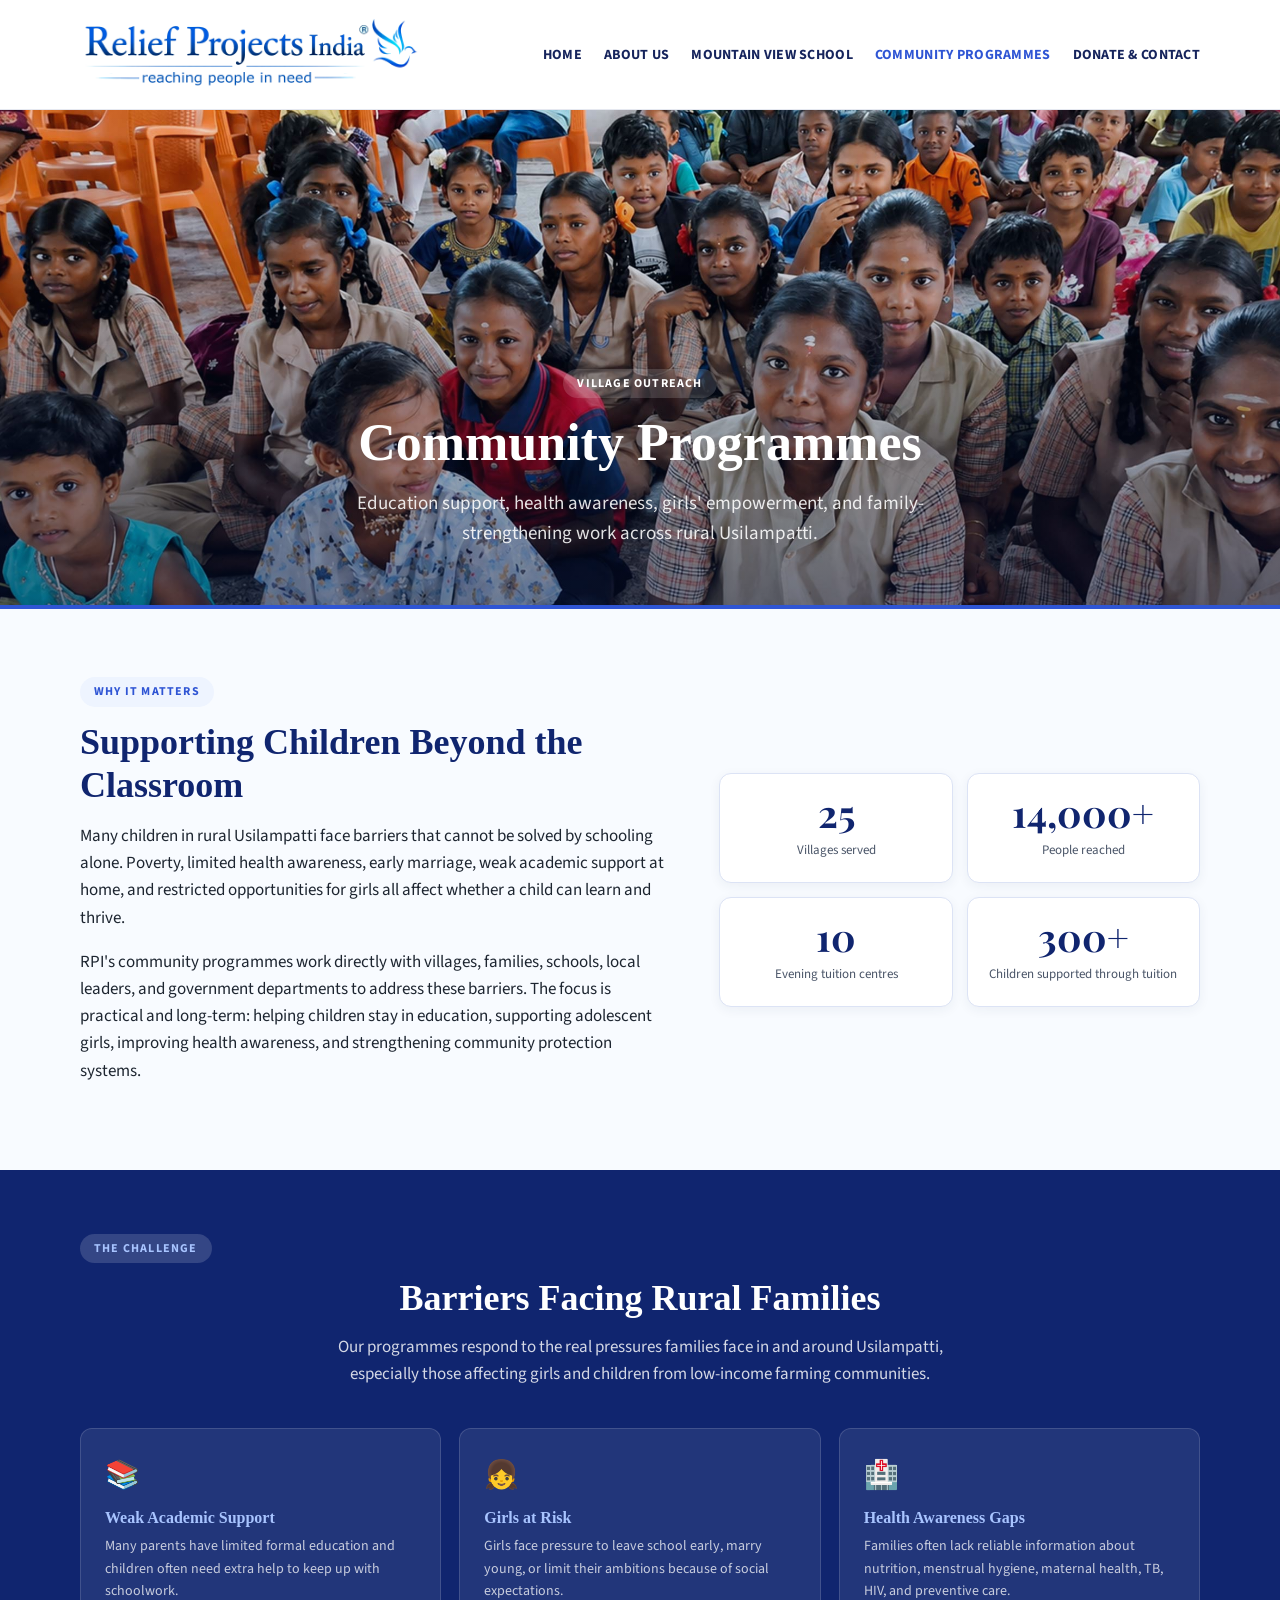
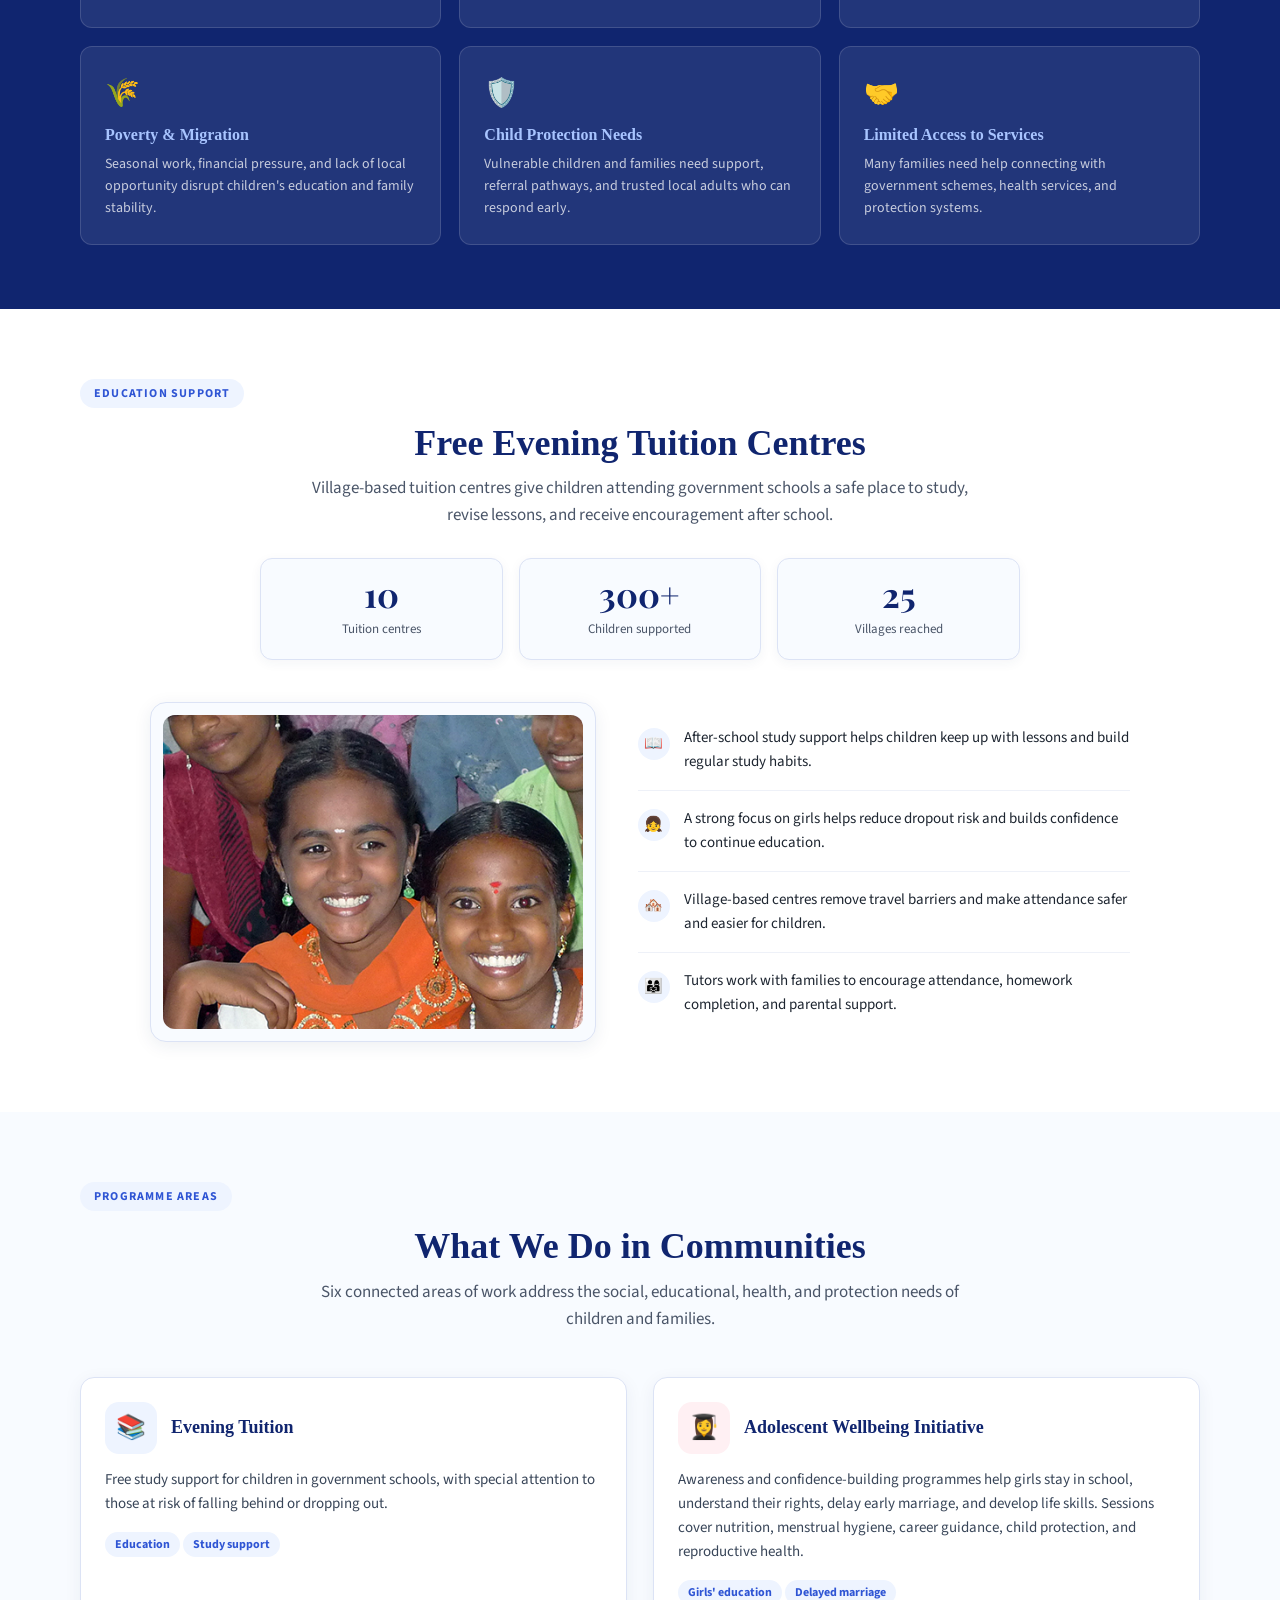
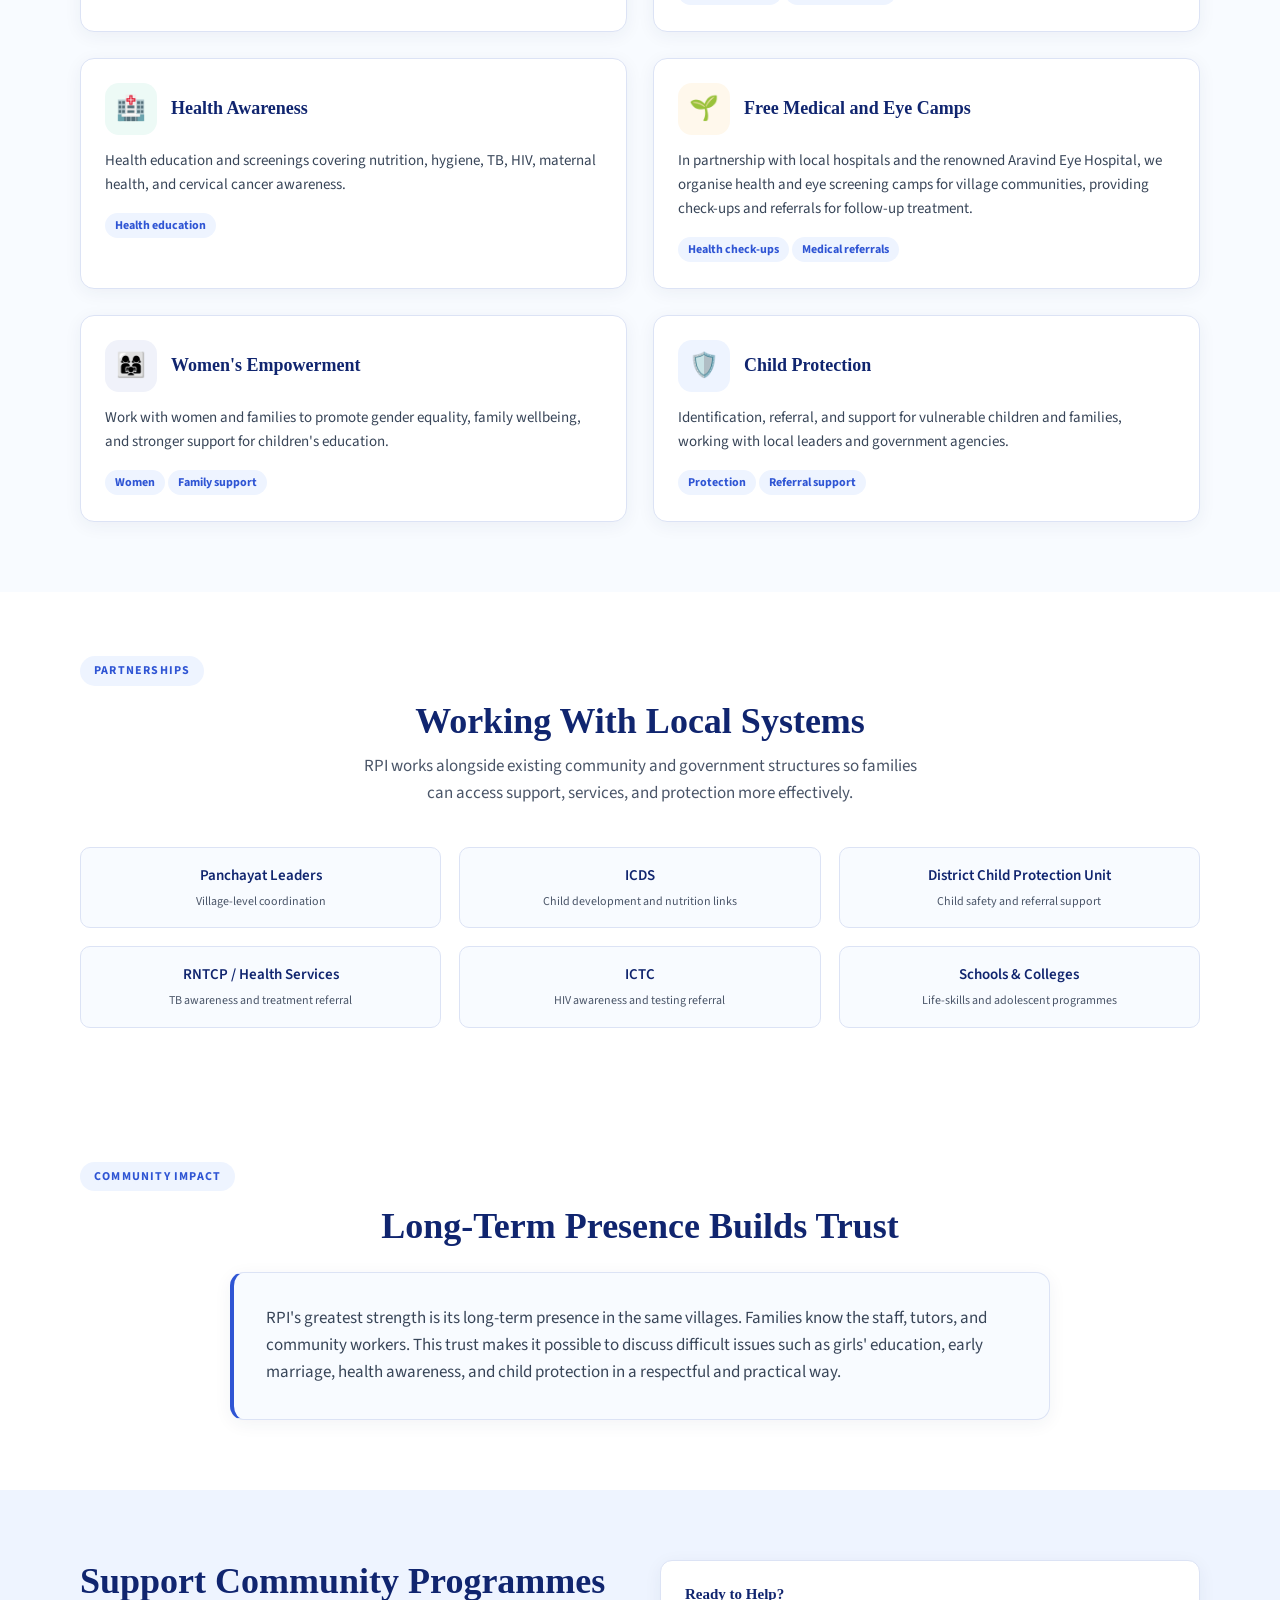
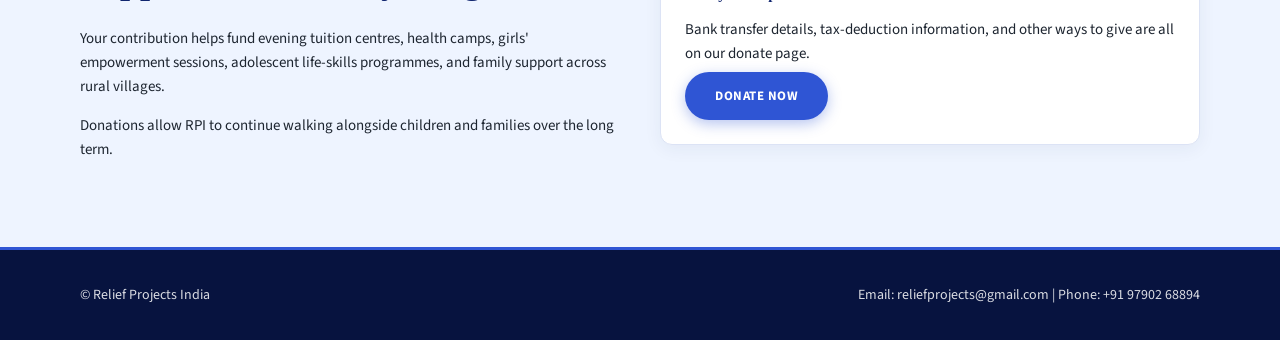
<file: community-programs.html>
<!DOCTYPE html>
<html lang="en">
<head>
    <meta charset="UTF-8">
    <meta name="viewport" content="width=device-width, initial-scale=1.0">
    <title>Community Programmes – Relief Projects India</title>
    <link rel="icon" type="image/png" href="/favicons/favicon-96x96.png" sizes="96x96" />
<link rel="icon" type="image/svg+xml" href="/favicons/favicon.svg" />
<link rel="shortcut icon" href="/favicons/favicon.ico" />
<link rel="apple-touch-icon" sizes="180x180" href="/favicons/apple-touch-icon.png" />
<link rel="manifest" href="/favicons/site.webmanifest" />
    <link rel="stylesheet" href="styles.css">
    <style>

        /* ── Page hero ── */
        .page-hero {
            position: relative;
            width: 100%;
            height: 55vh;
            min-height: 360px;
            max-height: 600px;
            overflow: hidden;
            display: flex;
            align-items: flex-end;
            padding-bottom: 56px;
        }
        .page-hero-img {
            position: absolute;
            inset: 0;
            width: 100%;
            height: 100%;
            object-fit: cover;
            object-position: center;
        }
        .page-hero-overlay {
            position: absolute;
            inset: 0;
            background: linear-gradient(
                to bottom,
                rgba(5, 15, 50, 0.05) 0%,
                rgba(5, 15, 50, 0.30) 60%,
                rgba(5, 15, 50, 0.52) 100%
            );
        }
        .page-hero-content {
            position: relative;
            z-index: 2;
            text-align: center;
            width: 100%;
        }
        .page-hero h1 {
            color: #ffffff;
            margin: 0 0 14px;
            font-size: clamp(32px, 5vw, 52px);
        }
        .page-hero p {
            font-size: 19px;
            color: rgba(255,255,255,0.88);
            max-width: 640px;
            margin: 0 auto;
        }

        /* ── Section label ── */
        .section-label {
            display: inline-block;
            background: #eef4ff;
            color: #2f55d4;
            font-size: 12px;
            font-weight: 700;
            text-transform: uppercase;
            letter-spacing: 0.1em;
            padding: 5px 14px;
            border-radius: 50px;
            margin-bottom: 14px;
        }

        /* ── Intro ── */
        .intro-section {
            padding: 68px 0;
            background: #f8fbff;
            border-top: 4px solid #2f55d4;
        }
        .intro-grid {
            display: grid;
            grid-template-columns: 1.1fr 0.9fr;
            gap: 52px;
            align-items: center;
        }
        .intro-grid h2 { text-align: left; margin-bottom: 16px; }
        .intro-grid p { font-size: 17px; margin-top: 0; }
        .reach-grid {
            display: grid;
            grid-template-columns: 1fr 1fr;
            gap: 14px;
        }
        .reach-box {
            background: #ffffff;
            border: 1px solid #dce3f5;
            border-radius: 12px;
            padding: 20px;
            text-align: center;
            box-shadow: 0 3px 12px rgba(30,50,90,0.06);
        }
        .reach-box strong {
            display: block;
            font-family: 'Playfair Display', Georgia, serif;
            font-size: 38px;
            color: #10256f;
            line-height: 1;
            margin-bottom: 6px;
        }
        .reach-box span { font-size: 13px; color: #4a5568; }

        /* ── Why Usilampatti ── */
        .context-section {
            background: #10256f;
            padding: 64px 0;
        }
        .context-section h2 { color: #ffffff; text-align: center; margin-bottom: 14px; }
        .context-intro {
            color: rgba(255,255,255,0.82);
            font-size: 17px;
            text-align: center;
            max-width: 660px;
            margin: 0 auto 40px;
        }
        .challenge-grid {
            display: grid;
            grid-template-columns: repeat(3, 1fr);
            gap: 18px;
        }
        .challenge-card {
            background: rgba(255,255,255,0.08);
            border: 1px solid rgba(255,255,255,0.14);
            border-radius: 12px;
            padding: 24px;
        }
        .challenge-card .icon { font-size: 28px; margin-bottom: 10px; display: block; }
        .challenge-card h3 { color: #a8c4ff; font-size: 16px; margin: 0 0 8px; }
        .challenge-card p { color: rgba(255,255,255,0.75); font-size: 14px; margin: 0; line-height: 1.6; }

        /* ── Evening tuition ── */
        .tuition-section {
            padding: 70px 0;
            background: #ffffff;
        }
        .tuition-section h2 { text-align: center; margin-bottom: 10px; }
        .tuition-intro {
            text-align: center;
            color: #4a5568;
            font-size: 17px;
            max-width: 680px;
            margin: 0 auto 28px;
        }
        .tuition-summary {
            display: grid;
            grid-template-columns: repeat(3, 1fr);
            gap: 16px;
            max-width: 760px;
            margin: 0 auto 42px;
        }
        .tuition-summary-card {
            background: #f8fbff;
            border: 1px solid #dce3f5;
            border-radius: 12px;
            padding: 18px 14px;
            text-align: center;
            box-shadow: 0 3px 12px rgba(30,50,90,0.05);
        }
        .tuition-summary-card strong {
            display: block;
            font-family: 'Playfair Display', Georgia, serif;
            font-size: 34px;
            color: #10256f;
            line-height: 1;
            margin-bottom: 6px;
        }
        .tuition-summary-card span {
            font-size: 13px;
            color: #4a5568;
        }
        .tuition-grid {
            display: grid;
            grid-template-columns: 0.95fr 1.05fr;
            gap: 42px;
            align-items: center;
            max-width: 980px;
            margin: 0 auto;
        }
        .tuition-photo-wrap {
            background: #f8fbff;
            border: 1px solid #dce3f5;
            border-radius: 16px;
            padding: 12px;
            box-shadow: 0 4px 18px rgba(30,50,90,0.08);
        }
        .tuition-photo {
            width: 100%;
            max-width: 420px;
            aspect-ratio: 4 / 3;
            height: auto;
            object-fit: cover;
            border-radius: 12px;
            margin: 0 auto;
        }
        .tuition-points { list-style: none; padding: 0; margin: 0; }
        .tuition-points li {
            display: flex;
            gap: 14px;
            align-items: flex-start;
            padding: 16px 0;
            border-bottom: 1px solid #eef1f8;
            font-size: 16px;
            color: #1d2530;
        }
        .tuition-points li:last-child { border-bottom: none; }
        .tuition-points li .bullet {
            width: 32px;
            height: 32px;
            background: #eef4ff;
            border-radius: 50%;
            display: flex;
            align-items: center;
            justify-content: center;
            font-size: 15px;
            flex-shrink: 0;
            margin-top: 2px;
        }

        /* ── Programme cards with small images ── */
        .programmes-section {
            padding: 70px 0;
            background: #f8fbff;
        }
        .programmes-section h2 { text-align: center; margin-bottom: 10px; }
        .programmes-intro {
            text-align: center;
            color: #4a5568;
            font-size: 17px;
            max-width: 640px;
            margin: 0 auto 44px;
        }
        .prog-grid {
            display: grid;
            grid-template-columns: repeat(2, 1fr);
            gap: 26px;
        }
        .prog-card {
            background: #ffffff;
            border-radius: 14px;
            border: 1px solid #dce3f5;
            overflow: hidden;
            box-shadow: 0 4px 18px rgba(30,50,90,0.06);
            transition: transform 0.2s ease, box-shadow 0.2s ease;
        }
        .prog-card:hover {
            transform: translateY(-4px);
            box-shadow: 0 10px 28px rgba(30,50,90,0.11);
        }
        .prog-card {
            padding: 24px;
        }
        .prog-card-header {
            display: flex;
            align-items: center;
            gap: 14px;
            margin-bottom: 14px;
        }
        .prog-icon {
            width: 52px;
            height: 52px;
            border-radius: 14px;
            display: flex;
            align-items: center;
            justify-content: center;
            font-size: 24px;
            flex-shrink: 0;
        }
        .prog-card-header h3 { margin: 0; font-size: 18px; }
        .prog-card-body p { margin: 0 0 14px; font-size: 15px; color: #384558; line-height: 1.6; }
        .prog-tag {
            display: inline-block;
            background: #eef4ff;
            color: #2f55d4;
            font-size: 12px;
            font-weight: 700;
            padding: 3px 10px;
            border-radius: 50px;
            margin: 2px 3px 2px 0;
        }
        @media (max-width: 600px) {
            .prog-card {
                padding: 22px 20px;
            }
            .prog-card-header {
                align-items: flex-start;
            }
            .prog-icon {
                width: 46px;
                height: 46px;
                font-size: 21px;
            }
        }

        /* ── Partners ── */
        .partners-section {
            padding: 64px 0;
            background: #ffffff;
        }
        .partners-section h2 { text-align: center; margin-bottom: 10px; }
        .partners-intro {
            text-align: center;
            color: #4a5568;
            font-size: 17px;
            max-width: 580px;
            margin: 0 auto 40px;
        }
        .partners-grid {
            display: grid;
            grid-template-columns: repeat(3, 1fr);
            gap: 18px;
        }
        .partner-pill {
            background: #f8fbff;
            border: 1px solid #dce3f5;
            border-radius: 10px;
            padding: 16px 20px;
            text-align: center;
            font-size: 15px;
            font-weight: 600;
            color: #10256f;
        }
        .partner-pill span {
            display: block;
            font-size: 12px;
            color: #4a5568;
            font-weight: 400;
            margin-top: 4px;
        }

        /* ── CTA ── */
        .cta-strip {
            background: linear-gradient(135deg, #1a3a9e 0%, #10256f 100%);
            padding: 56px 0;
            text-align: center;
        }
        .cta-strip h2 { color: #ffffff; margin: 0 0 14px; text-align: center; }
        .cta-strip p { color: rgba(255,255,255,0.85); font-size: 17px; margin: 0 0 28px; }
        .button-outline {
            display: inline-block;
            border: 2px solid rgba(255,255,255,0.7);
            color: #ffffff;
            text-decoration: none;
            padding: 13px 28px;
            border-radius: 50px;
            font-weight: bold;
            font-size: 13px;
            text-transform: uppercase;
            letter-spacing: 0.04em;
            margin-left: 12px;
            transition: all 0.2s ease;
        }
        .button-outline:hover { background: rgba(255,255,255,0.15); }

        /* ── Responsive ── */
        @media (max-width: 900px) {
            .intro-grid,
            .tuition-grid { grid-template-columns: 1fr; }
            .tuition-photo-wrap { max-width: 460px; margin: 0 auto; }
            .challenge-grid { grid-template-columns: repeat(2, 1fr); }
            .partners-grid { grid-template-columns: repeat(2, 1fr); }
        }
        @media (max-width: 600px) {
            .page-hero { height: 50vh; min-height: 300px; padding-bottom: 40px; }
            .reach-grid { grid-template-columns: repeat(2, 1fr); }
            .prog-grid,
            .challenge-grid,
            .tuition-summary { grid-template-columns: 1fr; }
            .tuition-summary { max-width: 320px; gap: 12px; margin-bottom: 32px; }
            .tuition-summary-card strong { font-size: 30px; }
            .tuition-photo-wrap { padding: 10px; }
            .tuition-photo { max-width: 100%; }
        }
    
        /* ── Clean-up additions ── */
        .story-section {
            padding: 70px 0;
            background: #ffffff;
        }
        .story-box {
            max-width: 820px;
            margin: 0 auto;
            background: #f8fbff;
            border: 1px solid #dce3f5;
            border-left: 4px solid #2f55d4;
            border-radius: 14px;
            padding: 32px;
            box-shadow: 0 4px 18px rgba(30,50,90,0.06);
        }
        .story-box p {
            font-size: 17px;
            color: #384558;
            margin: 0;
        }
        .support-section {
            background: #eef4ff;
            padding: 70px 0;
        }
        .support-grid {
            display: grid;
            grid-template-columns: 1fr 1fr;
            gap: 40px;
            align-items: start;
        }
        .support-grid h2 { text-align: left; }
        .bank-box {
            background: #ffffff;
            border: 1px solid #dce3f5;
            border-radius: 12px;
            padding: 24px;
            box-shadow: 0 4px 18px rgba(30, 50, 90, 0.06);
        }
        .bank-box p { margin: 6px 0; }
        .qr-placeholder {
            margin-top: 18px;
            width: 170px;
            height: 170px;
            border: 2px dashed #9db2e6;
            border-radius: 8px;
            display: flex;
            align-items: center;
            justify-content: center;
            text-align: center;
            color: #344b91;
            background: #f8fbff;
            font-weight: bold;
        }
        @media (max-width: 900px) {
            .support-grid { grid-template-columns: 1fr; }
        }

    </style>
</head>
<body>

<header class="site-header">
    <div class="container header-inner">
        <a href="index.html" class="logo-link">
            <img src="images/rpi-logo-blue-long.png" alt="Relief Projects India" class="site-logo">
        </a>
        <nav class="main-nav">
            <a href="index.html">Home</a>
            <a href="about.html">About Us</a>
            <a href="mountain-view-school.html">Mountain View School</a>
            <a href="community-programs.html" class="active">Community Programmes</a>
            <a href="contact.html">Donate &amp; Contact</a>
        </nav>
    </div>
</header>

<main>

    <!-- HERO -->
    <section class="page-hero">
        <img src="images/awareness-program-for-adolescent-girls.jpg" alt="drug awareness programme" class="page-hero-img">
        <div class="page-hero-overlay"></div>
        <div class="page-hero-content">
            <div class="container">
                <span class="section-label" style="background:rgba(255,255,255,0.15); color:#ffffff;">Village Outreach</span>
                <h1>Community Programmes</h1>
                <p>Education support, health awareness, girls' empowerment, and family-strengthening work across rural Usilampatti.</p>
            </div>
        </div>
    </section>

    <!-- INTRO -->
    <section class="intro-section">
        <div class="container intro-grid">
            <div>
                <span class="section-label">Why It Matters</span>
                <h2>Supporting Children Beyond the Classroom</h2>
                <p>Many children in rural Usilampatti face barriers that cannot be solved by schooling alone. Poverty, limited health awareness, early marriage, weak academic support at home, and restricted opportunities for girls all affect whether a child can learn and thrive.</p>
                <p>RPI's community programmes work directly with villages, families, schools, local leaders, and government departments to address these barriers. The focus is practical and long-term: helping children stay in education, supporting adolescent girls, improving health awareness, and strengthening community protection systems.</p>
            </div>
            <div class="reach-grid">
                <div class="reach-box"><strong>25</strong><span>Villages served</span></div>
                <div class="reach-box"><strong>14,000+</strong><span>People reached</span></div>
                <div class="reach-box"><strong>10</strong><span>Evening tuition centres</span></div>
                <div class="reach-box"><strong>300+</strong><span>Children supported through tuition</span></div>
            </div>
        </div>
    </section>

    <!-- CHALLENGES -->
    <section class="context-section">
        <div class="container">
            <span class="section-label" style="background:rgba(255,255,255,0.15); color:#a8c4ff;">The Challenge</span>
            <h2>Barriers Facing Rural Families</h2>
            <p class="context-intro">Our programmes respond to the real pressures families face in and around Usilampatti, especially those affecting girls and children from low-income farming communities.</p>
            <div class="challenge-grid">
                <div class="challenge-card"><span class="icon">📚</span><h3>Weak Academic Support</h3><p>Many parents have limited formal education and children often need extra help to keep up with schoolwork.</p></div>
                <div class="challenge-card"><span class="icon">👧</span><h3>Girls at Risk</h3><p>Girls face pressure to leave school early, marry young, or limit their ambitions because of social expectations.</p></div>
                <div class="challenge-card"><span class="icon">🏥</span><h3>Health Awareness Gaps</h3><p>Families often lack reliable information about nutrition, menstrual hygiene, maternal health, TB, HIV, and preventive care.</p></div>
                <div class="challenge-card"><span class="icon">🌾</span><h3>Poverty &amp; Migration</h3><p>Seasonal work, financial pressure, and lack of local opportunity disrupt children's education and family stability.</p></div>
                <div class="challenge-card"><span class="icon">🛡️</span><h3>Child Protection Needs</h3><p>Vulnerable children and families need support, referral pathways, and trusted local adults who can respond early.</p></div>
                <div class="challenge-card"><span class="icon">🤝</span><h3>Limited Access to Services</h3><p>Many families need help connecting with government schemes, health services, and protection systems.</p></div>
            </div>
        </div>
    </section>

    <!-- EVENING TUITION -->
    <section class="tuition-section">
        <div class="container">
            <span class="section-label">Education Support</span>
            <h2>Free Evening Tuition Centres</h2>
            <p class="tuition-intro">Village-based tuition centres give children attending government schools a safe place to study, revise lessons, and receive encouragement after school.</p>

            <div class="tuition-summary">
                <div class="tuition-summary-card"><strong>10</strong><span>Tuition centres</span></div>
                <div class="tuition-summary-card"><strong>300+</strong><span>Children supported</span></div>
                <div class="tuition-summary-card"><strong>25</strong><span>Villages reached</span></div>
            </div>

            <div class="tuition-grid">
                <div class="tuition-photo-wrap">
                    <img src="images/tuitions.jpg" alt="Children studying at an evening tuition centre" class="tuition-photo">
                </div>
                <div>
                    <ul class="tuition-points">
                        <li><span class="bullet">📖</span><span>After-school study support helps children keep up with lessons and build regular study habits.</span></li>
                        <li><span class="bullet">👧</span><span>A strong focus on girls helps reduce dropout risk and builds confidence to continue education.</span></li>
                        <li><span class="bullet">🏘️</span><span>Village-based centres remove travel barriers and make attendance safer and easier for children.</span></li>
                        <li><span class="bullet">👨‍👩‍👧</span><span>Tutors work with families to encourage attendance, homework completion, and parental support.</span></li>
                    </ul>
                </div>
            </div>
        </div>
    </section>

    <!-- PROGRAMME AREAS -->
    <section class="programmes-section">
        <div class="container">
            <span class="section-label">Programme Areas</span>
            <h2>What We Do in Communities</h2>
            <p class="programmes-intro">Six connected areas of work address the social, educational, health, and protection needs of children and families.</p>
            <div class="prog-grid">
                <article class="prog-card">
                    <div class="prog-card-header">
                        <div class="prog-icon" style="background:#eef4ff;">📚</div>
                        <h3>Evening Tuition</h3>
                    </div>
                    <div class="prog-card-body">
                        <p>Free study support for children in government schools, with special attention to those at risk of falling behind or dropping out.</p>
                        <span class="prog-tag">Education</span><span class="prog-tag">Study support</span>
                    </div>
                </article>

                <article class="prog-card">
                    <div class="prog-card-header">
                        <div class="prog-icon" style="background:#fff0f3;">👩‍🎓</div>
                        <h3>Adolescent Wellbeing Initiative</h3>
                    </div>
                    <div class="prog-card-body">
                        <p>Awareness and confidence-building programmes help girls stay in school, understand their rights, delay early marriage, and develop life skills. Sessions cover nutrition, menstrual hygiene, career guidance, child protection, and reproductive health.</p>
                        <span class="prog-tag">Girls' education</span><span class="prog-tag">Delayed marriage</span>
                    </div>
                </article>

                <article class="prog-card">
                    <div class="prog-card-header">
                        <div class="prog-icon" style="background:#edfaf6;">🏥</div>
                        <h3>Health Awareness</h3>
                    </div>
                    <div class="prog-card-body">
                        <p>Health education and screenings covering nutrition, hygiene, TB, HIV, maternal health, and cervical cancer awareness.</p>
                        <span class="prog-tag">Health education</span>
                    </div>
                </article>

                <article class="prog-card">
                    <div class="prog-card-header">
                        <div class="prog-icon" style="background:#fff8ec;">🌱</div>
                        <h3>Free Medical and Eye Camps</h3>
                    </div>
                    <div class="prog-card-body">
                        <p>In partnership with local hospitals and the renowned Aravind Eye Hospital, we organise health and eye screening camps for village communities, providing check-ups and referrals for follow-up treatment.</p>
                        <span class="prog-tag">Health check-ups</span><span class="prog-tag">Medical referrals</span>
                    </div>
                </article>

                <article class="prog-card">
                    <div class="prog-card-header">
                        <div class="prog-icon" style="background:#f0f2fa;">👩‍👩‍👧</div>
                        <h3>Women's Empowerment</h3>
                    </div>
                    <div class="prog-card-body">
                        <p>Work with women and families to promote gender equality, family wellbeing, and stronger support for children's education.</p>
                        <span class="prog-tag">Women</span><span class="prog-tag">Family support</span>
                    </div>
                </article>

                <article class="prog-card">
                    <div class="prog-card-header">
                        <div class="prog-icon" style="background:#eef4ff;">🛡️</div>
                        <h3>Child Protection</h3>
                    </div>
                    <div class="prog-card-body">
                        <p>Identification, referral, and support for vulnerable children and families, working with local leaders and government agencies.</p>
                        <span class="prog-tag">Protection</span><span class="prog-tag">Referral support</span>
                    </div>
                </article>
            </div>
        </div>
    </section>

    <!-- PARTNERS -->
    <section class="partners-section">
        <div class="container">
            <span class="section-label">Partnerships</span>
            <h2>Working With Local Systems</h2>
            <p class="partners-intro">RPI works alongside existing community and government structures so families can access support, services, and protection more effectively.</p>
            <div class="partners-grid">
                <div class="partner-pill">Panchayat Leaders<span>Village-level coordination</span></div>
                <div class="partner-pill">ICDS<span>Child development and nutrition links</span></div>
                <div class="partner-pill">District Child Protection Unit<span>Child safety and referral support</span></div>
                <div class="partner-pill">RNTCP / Health Services<span>TB awareness and treatment referral</span></div>
                <div class="partner-pill">ICTC<span>HIV awareness and testing referral</span></div>
                <div class="partner-pill">Schools &amp; Colleges<span>Life-skills and adolescent programmes</span></div>
            </div>
        </div>
    </section>

    <!-- IMPACT STORY -->
    <section class="story-section">
        <div class="container">
            <span class="section-label">Community Impact</span>
            <h2>Long-Term Presence Builds Trust</h2>
            <div class="story-box">
                <p>RPI's greatest strength is its long-term presence in the same villages. Families know the staff, tutors, and community workers. This trust makes it possible to discuss difficult issues such as girls' education, early marriage, health awareness, and child protection in a respectful and practical way.</p>
            </div>
        </div>
    </section>

    <!-- DONATE -->
    <section class="support-section" id="donate">
        <div class="container support-grid">
            <div>
                <h2>Support Community Programmes</h2>
                <p>Your contribution helps fund evening tuition centres, health camps, girls' empowerment sessions, adolescent life-skills programmes, and family support across rural villages.</p>
                <p>Donations allow RPI to continue walking alongside children and families over the long term.</p>
            </div>
            <div class="bank-box">
                <h3>Ready to Help?</h3>
                <p>Bank transfer details, tax-deduction information, and other ways to give are all on our donate page.</p>
                <a href="contact.html#donate" class="button">Donate Now</a>
            </div>
        </div>
    </section>

</main>

<footer class="site-footer">
    <div class="container footer-grid">
        <p>&copy; Relief Projects India</p>
        <p>Email: reliefprojects@gmail.com | Phone: +91 97902 68894</p>
    </div>
</footer>

<script src="scripts.js"></script>
</body>
</html>
</file>
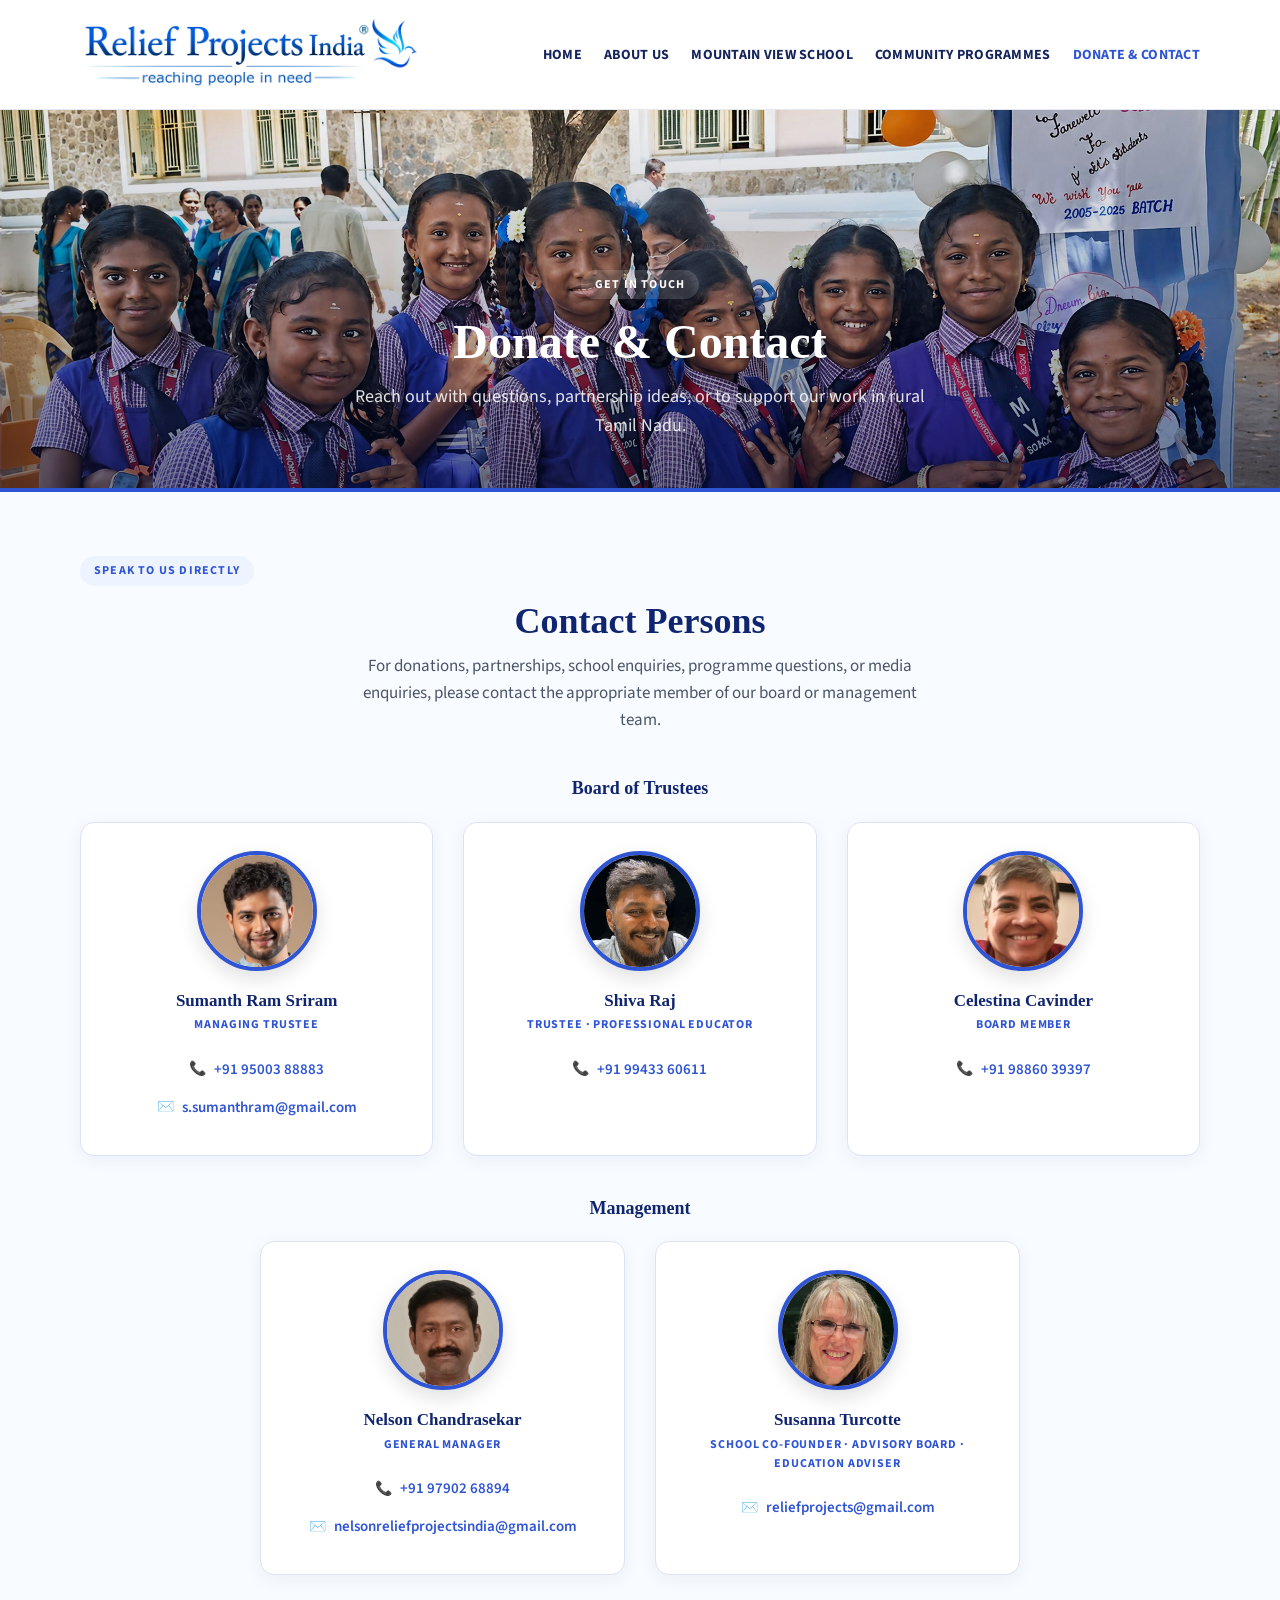
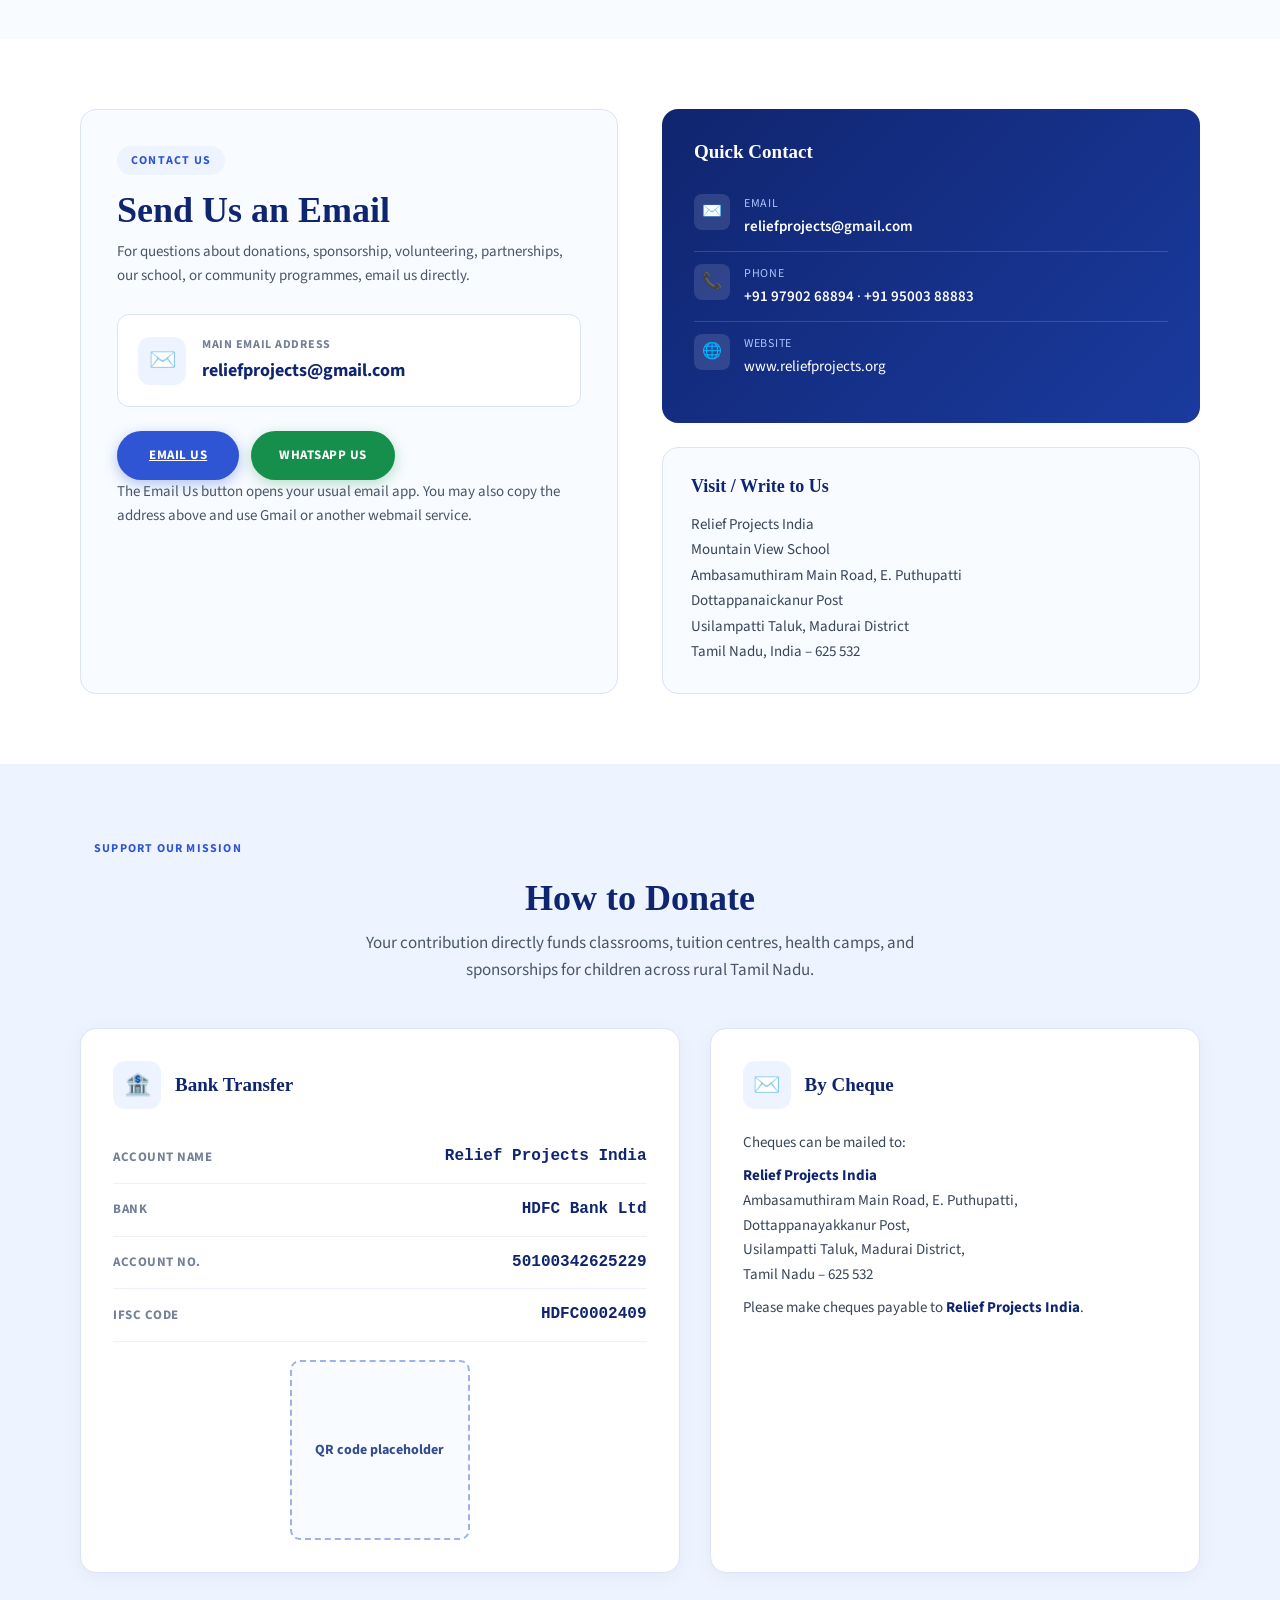
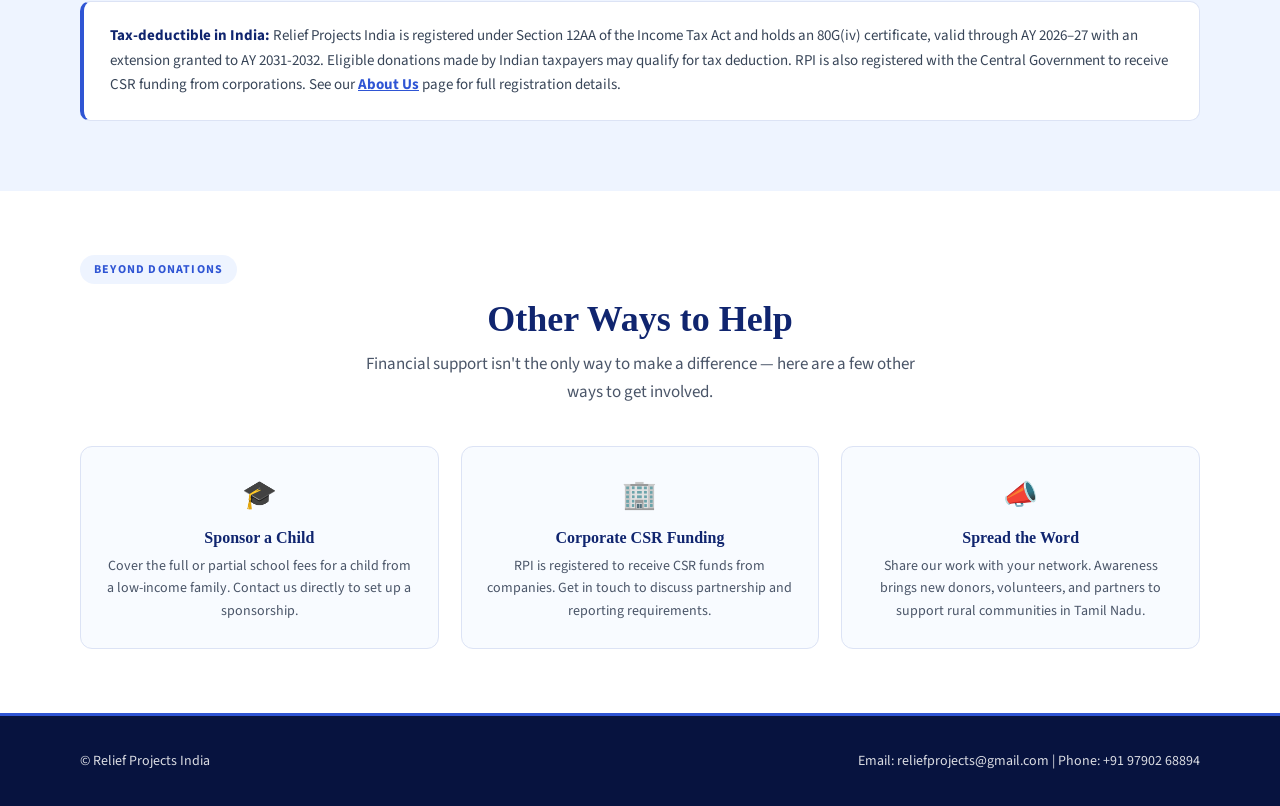
<file: contact.html>
<!DOCTYPE html>
<html lang="en">
<head>
    <meta charset="UTF-8">
    <meta name="viewport" content="width=device-width, initial-scale=1.0">
    <title>Donate &amp; Contact – Relief Projects India</title>
    <link rel="icon" type="image/png" href="/favicons/favicon-96x96.png" sizes="96x96" />
<link rel="icon" type="image/svg+xml" href="/favicons/favicon.svg" />
<link rel="shortcut icon" href="/favicons/favicon.ico" />
<link rel="apple-touch-icon" sizes="180x180" href="/favicons/apple-touch-icon.png" />
<link rel="manifest" href="/favicons/site.webmanifest" />
    <link rel="stylesheet" href="styles.css">
    <style>

        /* ── Page hero ── */
        .page-hero {
            position: relative;
            width: 100%;
            height: 42vh;
            min-height: 280px;
            max-height: 440px;
            overflow: hidden;
            display: flex;
            align-items: flex-end;
            padding-bottom: 48px;
        }
        .page-hero-img {
            position: absolute;
            inset: 0;
            width: 100%;
            height: 100%;
            object-fit: cover;
            object-position: center;
        }
        .page-hero-overlay {
            position: absolute;
            inset: 0;
            background: linear-gradient(
                to bottom,
                rgba(5, 15, 50, 0.05) 0%,
                rgba(5, 15, 50, 0.30) 60%,
                rgba(5, 15, 50, 0.55) 100%
            );
        }
        .page-hero-content {
            position: relative;
            z-index: 2;
            text-align: center;
            width: 100%;
        }
        .page-hero h1 {
            color: #ffffff;
            margin: 0 0 12px;
            font-size: clamp(30px, 5vw, 48px);
        }
        .page-hero p {
            font-size: 18px;
            color: rgba(255,255,255,0.88);
            max-width: 600px;
            margin: 0 auto;
        }

        /* ── Section label ── */
        .section-label {
            display: inline-block;
            background: #eef4ff;
            color: #2f55d4;
            font-size: 12px;
            font-weight: 700;
            text-transform: uppercase;
            letter-spacing: 0.1em;
            padding: 5px 14px;
            border-radius: 50px;
            margin-bottom: 14px;
        }

        /* ── Contact persons ── */
        .contacts-section {
            padding: 64px 0;
            background: #f8fbff;
            border-top: 4px solid #2f55d4;
        }
        .contacts-section h2 { text-align: center; 		margin-bottom: 10px; 
		}
        .contacts-intro {
            text-align: center;
            color: #4a5568;
            font-size: 17px;
            max-width: 580px;
            margin: 0 auto 44px;
        }
        .contacts-grid {
    		display:grid;
    		grid-template-columns:		repeat(3,minmax(300px,1fr));
    		gap:30px;
		}
        .contact-group-title {
            text-align: center;
            color: #10256f;
            font-size: 18px;
            margin: 8px 0 22px;
        }
		.contact-avatar img {
    		width: 100%;
    		height: 100%;
    		object-fit: cover;
    		object-position: center;
    		display: block;
		}
        .management-title {
            margin-top: 42px;
        }
        .management-grid {
            grid-template-columns: repeat(2, minmax(260px, 1fr));
            max-width: 760px;
            margin: 0 auto;
        }

        .contact-card {
            background: #ffffff;
            border-radius: 14px;
            border: 1px solid #dce3f5;
            padding: 28px 24px;
            text-align: center;
            box-shadow: 0 4px 18px rgba(30,50,90,0.06);
            transition: transform 0.2s ease, box-shadow 0.2s ease;
        }
        .contact-card:hover {
            transform: translateY(-4px);
            box-shadow: 0 10px 28px rgba(30,50,90,0.11);
        }
      	.contact-avatar {
    		width: 120px;
   		 	height: 120px;
    		margin: 0 auto 20px;
    		border-radius: 50%;
    		overflow: hidden;
    		border: 4px solid #2f55d4;
    		background: #fff;
    		box-shadow: 0 8px 20px rgba(0,0,0,.12);
	}
        .contact-card h3 { margin: 0 0 4px; font-size: 17px; 	}
        .contact-role {
            font-size: 12px;
            font-weight: 700;
            color: #2f55d4;
            text-transform: uppercase;
            letter-spacing: 0.07em;
            margin-bottom: 16px;
        }
        .contact-detail {
            display: flex;
            align-items: center;
            justify-content: center;
            gap: 8px;
            font-size: 14px;
            color: #384558;
            padding: 7px 0;
        }
        .contact-detail a { color: #2f55d4; text-decoration: none; font-weight: 600; }

        /* ── Main contact + donate split ── */
        .main-section {
            padding: 70px 0;
            background: #ffffff;
        }
        .main-grid {
            display: grid;
            grid-template-columns: 1fr 1fr;
            gap: 44px;
            align-items: start;
        }

        /* Form card */
        .form-card {
            background: #f8fbff;
            border: 1px solid #dce3f5;
            border-radius: 16px;
            padding: 36px;
        }
        .form-card h2 { text-align: left; margin-bottom: 8px; }
        .form-card > p { color: #4a5568; font-size: 15px; margin-top: 0; margin-bottom: 26px; }
        .form-group { margin-bottom: 18px; }
        .form-group label {
            display: block;
            font-size: 14px;
            font-weight: 700;
            color: #10256f;
            margin-bottom: 6px;
        }
        .form-group input,
        .form-group textarea,
        .form-group select {
            width: 100%;
            padding: 12px 14px;
            border: 1px solid #dce3f5;
            border-radius: 8px;
            font-family: 'Source Sans 3', sans-serif;
            font-size: 15px;
            color: #1d2530;
            background: #ffffff;
        }
        .form-group input:focus,
        .form-group textarea:focus,
        .form-group select:focus {
            outline: none;
            border-color: #2f55d4;
            box-shadow: 0 0 0 3px rgba(47,85,212,0.12);
        }
        .form-group textarea { resize: vertical; min-height: 110px; }
        .form-row { display: grid; grid-template-columns: 1fr 1fr; gap: 16px; }
        .submit-btn {
            display: inline-block;
            background: #2f55d4;
            color: #ffffff;
            border: none;
            padding: 14px 32px;
            border-radius: 50px;
            font-weight: bold;
            font-size: 13px;
            text-transform: uppercase;
            letter-spacing: 0.04em;
            cursor: pointer;
            box-shadow: 0 4px 14px rgba(47, 85, 212, 0.35);
            transition: all 0.2s ease;
        }
        .submit-btn:hover {
            background: #203f9e;
            transform: translateY(-2px);
            box-shadow: 0 8px 22px rgba(47, 85, 212, 0.45);
        }
        .form-note {
            font-size: 13px;
            color: #748097;
            margin-top: 16px;
        }

        .contact-action-card {
            min-height: 100%;
        }
        .primary-email {
            display: flex;
            align-items: center;
            gap: 16px;
            background: #ffffff;
            border: 1px solid #dce3f5;
            border-radius: 12px;
            padding: 20px;
            margin: 24px 0;
        }
        .primary-email-icon {
            width: 48px;
            height: 48px;
            border-radius: 12px;
            background: #eef4ff;
            display: flex;
            align-items: center;
            justify-content: center;
            font-size: 22px;
            flex-shrink: 0;
        }
        .primary-email-label {
            color: #748097;
            font-size: 12px;
            font-weight: 700;
            letter-spacing: 0.06em;
            margin-bottom: 3px;
            text-transform: uppercase;
        }
        .primary-email a {
            color: #10256f;
            font-size: 18px;
            font-weight: 700;
            overflow-wrap: anywhere;
            text-decoration: none;
        }
        .contact-actions {
            display: flex;
            flex-wrap: wrap;
            gap: 12px;
            align-items: center;
        }
        .whatsapp-btn {
            display: inline-block;
            background: #168f4c;
            color: #ffffff;
            padding: 14px 28px;
            border-radius: 50px;
            font-weight: bold;
            font-size: 13px;
            text-transform: uppercase;
            letter-spacing: 0.04em;
            text-decoration: none;
            box-shadow: 0 4px 14px rgba(22,143,76,0.28);
            transition: all 0.2s ease;
        }
        .whatsapp-btn:hover {
            background: #10763e;
            transform: translateY(-2px);
            box-shadow: 0 8px 22px rgba(22,143,76,0.35);
        }

        /* Quick contact card */
        .quick-card {
            background: linear-gradient(135deg, #10256f 0%, #1a3a9e 100%);
            border-radius: 16px;
            padding: 32px;
            color: #ffffff;
            margin-bottom: 24px;
        }
        .quick-card h3 {
            color: #ffffff;
            margin: 0 0 18px;
            font-size: 19px;
        }
        .quick-row {
            display: flex;
            align-items: flex-start;
            gap: 14px;
            padding: 12px 0;
            border-bottom: 1px solid rgba(255,255,255,0.15);
        }
        .quick-row:last-child { border-bottom: none; }
        .quick-icon {
            width: 36px;
            height: 36px;
            background: rgba(255,255,255,0.12);
            border-radius: 8px;
            display: flex;
            align-items: center;
            justify-content: center;
            font-size: 16px;
            flex-shrink: 0;
        }
        .quick-row a { color: #ffffff; text-decoration: none; font-weight: 600; }
        .quick-row .label { font-size: 12px; color: #a8c4ff; text-transform: uppercase; letter-spacing: 0.06em; margin-bottom: 2px; }
        .quick-row .value { font-size: 15px; }

        .address-card {
            background: #f8fbff;
            border: 1px solid #dce3f5;
            border-radius: 16px;
            padding: 28px;
        }
        .address-card h3 { margin: 0 0 14px; font-size: 18px; }
        .address-card p { margin: 0; font-size: 15px; color: #384558; line-height: 1.7; }

        /* ── Donate section ── */
        .donate-section {
            padding: 70px 0;
            background: #eef4ff;
        }
        .donate-section h2 { text-align: center; margin-bottom: 10px; }
        .donate-intro {
            text-align: center;
            color: #4a5568;
            font-size: 17px;
            max-width: 600px;
            margin: 0 auto 44px;
        }
        .donate-grid {
            display: grid;
            grid-template-columns: 1.1fr 0.9fr;
            gap: 30px;
        }
        .donate-card {
            background: #ffffff;
            border-radius: 16px;
            border: 1px solid #dce3f5;
            padding: 32px;
            box-shadow: 0 4px 18px rgba(30,50,90,0.06);
        }
        .donate-card-header {
            display: flex;
            align-items: center;
            gap: 14px;
            margin-bottom: 22px;
        }
        .donate-icon {
            width: 48px;
            height: 48px;
            border-radius: 12px;
            background: #eef4ff;
            display: flex;
            align-items: center;
            justify-content: center;
            font-size: 22px;
            flex-shrink: 0;
        }
        .donate-card-header h3 { margin: 0; font-size: 19px; }
        .bank-row {
            display: flex;
            justify-content: space-between;
            align-items: center;
            padding: 13px 0;
            border-bottom: 1px solid #eef1f8;
        }
        .bank-row:last-child { border-bottom: none; }
        .bank-row .bank-label { font-size: 13px; color: #748097; text-transform: uppercase; letter-spacing: 0.04em; font-weight: 700; }
        .bank-row .bank-value { font-size: 16px; color: #10256f; font-weight: 700; font-family: monospace; }
        .cheque-text p { margin: 0 0 8px; font-size: 15px; color: #384558; line-height: 1.65; }
        .cheque-text strong { color: #10256f; }
        .qr-box {
            background: #f8fbff;
            border: 2px dashed #9db2e6;
            border-radius: 10px;
            width: 100%;
            max-width: 180px;
            height: 180px;
            display: flex;
            align-items: center;
            justify-content: center;
            color: #344b91;
            font-weight: bold;
            text-align: center;
            margin: 18px auto 0;
            font-size: 14px;
        }

        /* Tax note */
        .tax-note {
            background: #ffffff;
            border: 1px solid #dce3f5;
            border-left: 4px solid #2f55d4;
            border-radius: 10px;
            padding: 22px 26px;
            margin-top: 28px;
            font-size: 15px;
            color: #384558;
            line-height: 1.65;
        }
        .tax-note strong { color: #10256f; }

        /* ── Other ways ── */
        .ways-section {
            padding: 64px 0;
            background: #ffffff;
        }
        .ways-section h2 { text-align: center; margin-bottom: 10px; }
        .ways-intro {
            text-align: center;
            color: #4a5568;
            font-size: 17px;
            max-width: 560px;
            margin: 0 auto 40px;
        }
        .ways-grid {
            display: grid;
            grid-template-columns: repeat(3, 1fr);
            gap: 22px;
        }
        .way-card {
            background: #f8fbff;
            border: 1px solid #dce3f5;
            border-radius: 12px;
            padding: 26px 22px;
            text-align: center;
        }
        .way-card .icon { font-size: 28px; margin-bottom: 10px; display: block; }
        .way-card h3 { margin: 0 0 8px; font-size: 16px; }
        .way-card p { margin: 0; font-size: 14px; color: #4a5568; line-height: 1.6; }

        /* ── Responsive ── */
        @media (max-width: 900px) {
            .main-grid,
            .donate-grid { grid-template-columns: 1fr; }
            .contacts-grid { grid-template-columns: 1fr; max-width: 420px; margin: 0 auto; }
        }
        @media (max-width: 600px) {
            .page-hero { height: 38vh; min-height: 240px; padding-bottom: 36px; }
            .form-row { grid-template-columns: 1fr; }
            .ways-grid { grid-template-columns: 1fr; }
        }
    </style>
</head>
<body>

<header class="site-header">
    <div class="container header-inner">
        <a href="index.html" class="logo-link">
            <img src="images/rpi-logo-blue-long.png" alt="Relief Projects India" class="site-logo">
        </a>
        <nav class="main-nav">
            <a href="index.html">Home</a>
            <a href="about.html">About Us</a>
            <a href="mountain-view-school.html">Mountain View School</a>
            <a href="community-programs.html">Community Programmes</a>
            <a href="contact.html" class="active">Donate &amp; Contact</a>
        </nav>
    </div>
</header>

<main>

    <!-- HERO -->
    <section class="page-hero">
        <img src="images/contact.jpg" alt="Children at Mountain View School" class="page-hero-img">
        <div class="page-hero-overlay"></div>
        <div class="page-hero-content">
            <div class="container">
                <span class="section-label" style="background:rgba(255,255,255,0.15); color:#ffffff;">Get In Touch</span>
                <h1>Donate &amp; Contact</h1>
                <p>Reach out with questions, partnership ideas, or to support our work in rural Tamil Nadu.</p>
            </div>
        </div>
    </section>

    <!-- CONTACT PERSONS -->
    <section class="contacts-section">
        <div class="container">
            <span class="section-label">Speak to Us Directly</span>
            <h2>Contact Persons</h2>
            <p class="contacts-intro">For donations, partnerships, school enquiries, programme questions, or media enquiries, please contact the appropriate member of our board or management team.</p>

            <h3 class="contact-group-title">Board of Trustees</h3>
            <div class="contacts-grid">

                <div class="contact-card">
                    <div class="contact-avatar"><img src="images/sumanthRam.jpg" alt="Sumanth Ram Sriram"></div>
                    <h3>Sumanth Ram Sriram</h3>
                    <div class="contact-role">Managing Trustee</div>
                    <div class="contact-detail">📞 <a href="tel:+919500388883">+91 95003 88883</a></div>
                    <div class="contact-detail">✉️ <a href="mailto:s.sumanthram@gmail.com">s.sumanthram@gmail.com</a></div>
                </div>

                <div class="contact-card">
                    <div class="contact-avatar"><img src="images/shiva.jpg" alt="Shiva raj"></div>
                    <h3>Shiva Raj</h3>
                    <div class="contact-role">Trustee · Professional Educator</div>
                    <div class="contact-detail">📞 <a href="tel:+919943360611">+91 99433 60611</a></div>
                </div>

                <div class="contact-card">
                    <div class="contact-avatar"><img src="images/tina.jpg" alt="Celestina Cavinder"></div>
                    <h3>Celestina Cavinder</h3>
                    <div class="contact-role">Board Member</div>
                    <div class="contact-detail">📞 <a href="tel:+919886039397">+91 98860 39397</a></div>
                </div>

            </div>

            <h3 class="contact-group-title management-title">Management</h3>
            <div class="contacts-grid management-grid">

                <div class="contact-card">
                    <div class="contact-avatar"><img src="images/nelson.jpg" alt="Nelson Chandrasekar"></div>
                    <h3>Nelson Chandrasekar</h3>
                    <div class="contact-role">General Manager</div>
                    <div class="contact-detail">📞 <a href="tel:+919790268894">+91 97902 68894</a></div>
                    <div class="contact-detail">✉️ <a href="mailto:nelsonreliefprojectsindia@gmail.com">nelsonreliefprojectsindia@gmail.com</a></div>
                </div>

                <div class="contact-card">
                    <div class="contact-avatar"><img src="images/susanna.jpg" alt="Susanna Turcotte"></div>
                    <h3>Susanna Turcotte</h3>
                    <div class="contact-role">School Co-founder · Advisory Board · Education Adviser</div>
                    <div class="contact-detail">✉️ <a href="mailto:reliefprojects@gmail.com">reliefprojects@gmail.com</a></div>
                </div>

            </div>
        </div>
    </section>

    <!-- FORM + QUICK CONTACT -->
    <section class="main-section">
        <div class="container main-grid">

            <div class="form-card contact-action-card">
                <span class="section-label">Contact Us</span>
                <h2>Send Us an Email</h2>
                <p>For questions about donations, sponsorship, volunteering, partnerships, our school, or community programmes, email us directly.</p>

                <div class="primary-email">
                    <div class="primary-email-icon">✉️</div>
                    <div>
                        <div class="primary-email-label">Main email address</div>
                        <a href="mailto:reliefprojects@gmail.com">reliefprojects@gmail.com</a>
                    </div>
                </div>

                <div class="contact-actions">
                    <a href="mailto:reliefprojects@gmail.com?subject=Enquiry%20from%20the%20Relief%20Projects%20India%20website" class="submit-btn">Email Us</a>
                    <a href="https://wa.me/919790268894?text=Hello%20Relief%20Projects%20India%2C%20I%20would%20like%20to%20make%20an%20enquiry." class="whatsapp-btn" target="_blank" rel="noopener noreferrer">WhatsApp Us</a>
                </div>

                <p class="form-note">The Email Us button opens your usual email app. You may also copy the address above and use Gmail or another webmail service.</p>
            </div>

            <div>
                <div class="quick-card">
                    <h3>Quick Contact</h3>
                    <div class="quick-row">
                        <div class="quick-icon">✉️</div>
                        <div>
                            <div class="label">Email</div>
                            <div class="value"><a href="mailto:reliefprojects@gmail.com">reliefprojects@gmail.com</a></div>
                        </div>
                    </div>
                    <div class="quick-row">
                        <div class="quick-icon">📞</div>
                        <div>
                            <div class="label">Phone</div>
                            <div class="value"><a href="tel:+919790268894">+91 97902 68894</a> · <a href="tel:+919500388883">+91 95003 88883</a></div>
                        </div>
                    </div>
                    <div class="quick-row">
                        <div class="quick-icon">🌐</div>
                        <div>
                            <div class="label">Website</div>
                            <div class="value">www.reliefprojects.org</div>
                        </div>
                    </div>
                </div>

                <div class="address-card">
                    <h3>Visit / Write to Us</h3>
                    <p>
                        Relief Projects India<br>
                        Mountain View School<br>
                        Ambasamuthiram Main Road, E. Puthupatti<br>
                        Dottappanaickanur Post<br>
                        Usilampatti Taluk, Madurai District<br>
                        Tamil Nadu, India – 625 532
                    </p>
                </div>
            </div>

        </div>
    </section>

    <!-- DONATE -->
    <section class="donate-section" id="donate">
        <div class="container">
            <span class="section-label">Support Our Mission</span>
            <h2>How to Donate</h2>
            <p class="donate-intro">Your contribution directly funds classrooms, tuition centres, health camps, and sponsorships for children across rural Tamil Nadu.</p>

            <div class="donate-grid">

                <div class="donate-card">
                    <div class="donate-card-header">
                        <div class="donate-icon">🏦</div>
                        <h3>Bank Transfer</h3>
                    </div>
                    <div class="bank-row"><span class="bank-label">Account Name</span><span class="bank-value">Relief Projects India</span></div>
                    <div class="bank-row"><span class="bank-label">Bank</span><span class="bank-value">HDFC Bank Ltd</span></div>
                    <div class="bank-row"><span class="bank-label">Account No.</span><span class="bank-value">50100342625229</span></div>
                    <div class="bank-row"><span class="bank-label">IFSC Code</span><span class="bank-value">HDFC0002409</span></div>
                    <div class="qr-box">QR code placeholder</div>
                </div>

                <div class="donate-card">
                    <div class="donate-card-header">
                        <div class="donate-icon">✉️</div>
                        <h3>By Cheque</h3>
                    </div>
                    <div class="cheque-text">
                        <p>Cheques can be mailed to:</p>
                        <p>
                            <strong>Relief Projects India</strong><br>
                            Ambasamuthiram Main Road, E. Puthupatti,<br>
                            Dottappanayakkanur Post,<br>
                            Usilampatti Taluk, Madurai District,<br>
                            Tamil Nadu – 625 532
                        </p>
                        <p>Please make cheques payable to <strong>Relief Projects India</strong>.</p>
                    </div>
                </div>

            </div>

            <div class="tax-note">
                <strong>Tax-deductible in India:</strong> Relief Projects India is registered under Section 12AA of the Income Tax Act and holds an 80G(iv) certificate, valid through AY 2026–27 with an extension granted to AY 2031-2032. Eligible donations made by Indian taxpayers may qualify for tax deduction. RPI is also registered with the Central Government to receive CSR funding from corporations. See our <a href="about.html" style="color:#2f55d4; font-weight:700;">About Us</a> page for full registration details.
            </div>
        </div>
    </section>

    <!-- OTHER WAYS -->
    <section class="ways-section">
        <div class="container">
            <span class="section-label">Beyond Donations</span>
            <h2>Other Ways to Help</h2>
            <p class="ways-intro">Financial support isn't the only way to make a difference — here are a few other ways to get involved.</p>
            <div class="ways-grid">
                <div class="way-card">
                    <span class="icon">🎓</span>
                    <h3>Sponsor a Child</h3>
                    <p>Cover the full or partial school fees for a child from a low-income family. Contact us directly to set up a sponsorship.</p>
                </div>
                <div class="way-card">
                    <span class="icon">🏢</span>
                    <h3>Corporate CSR Funding</h3>
                    <p>RPI is registered to receive CSR funds from companies. Get in touch to discuss partnership and reporting requirements.</p>
                </div>
                <div class="way-card">
                    <span class="icon">📣</span>
                    <h3>Spread the Word</h3>
                    <p>Share our work with your network. Awareness brings new donors, volunteers, and partners to support rural communities in Tamil Nadu.</p>
                </div>
            </div>
        </div>
    </section>

</main>

<footer class="site-footer">
    <div class="container footer-grid">
        <p>&copy; Relief Projects India</p>
        <p>Email: reliefprojects@gmail.com | Phone: +91 97902 68894</p>
    </div>
</footer>

<script src="scripts.js"></script>
</body>
</html>
</file>
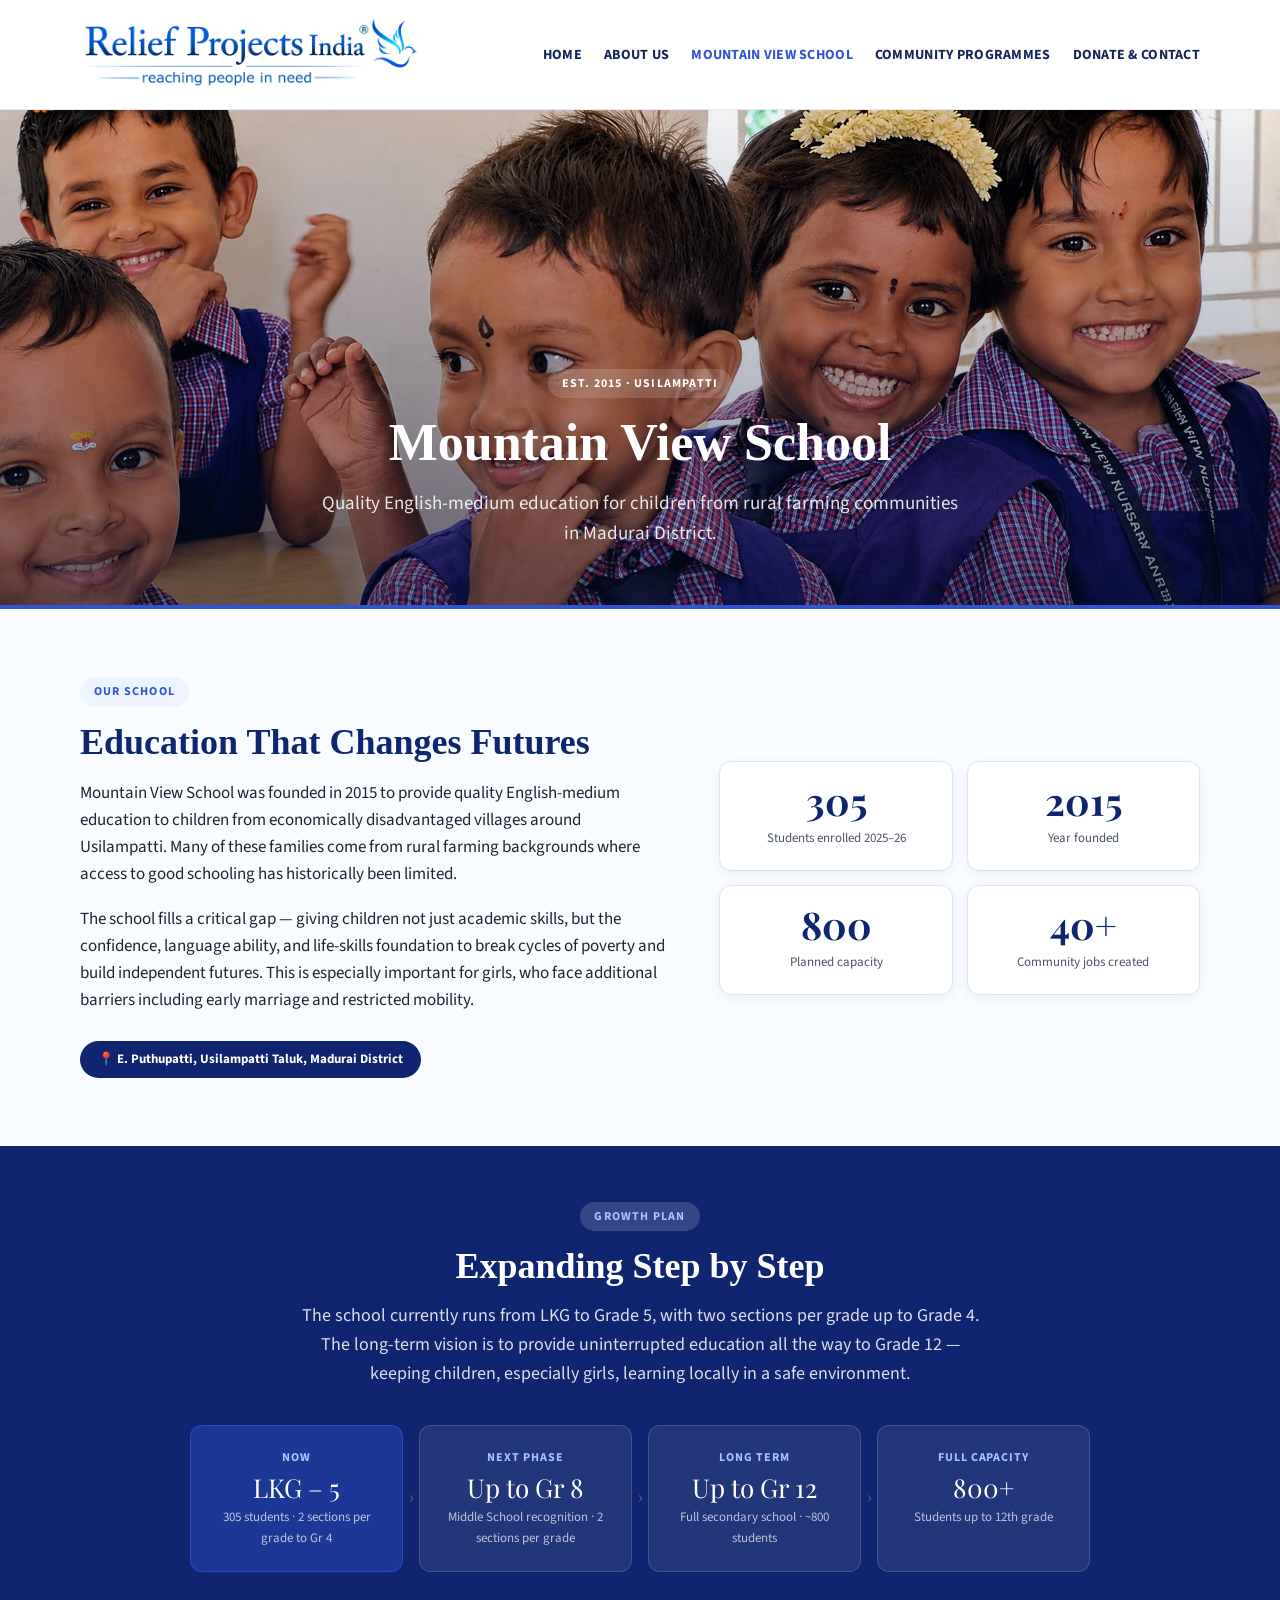
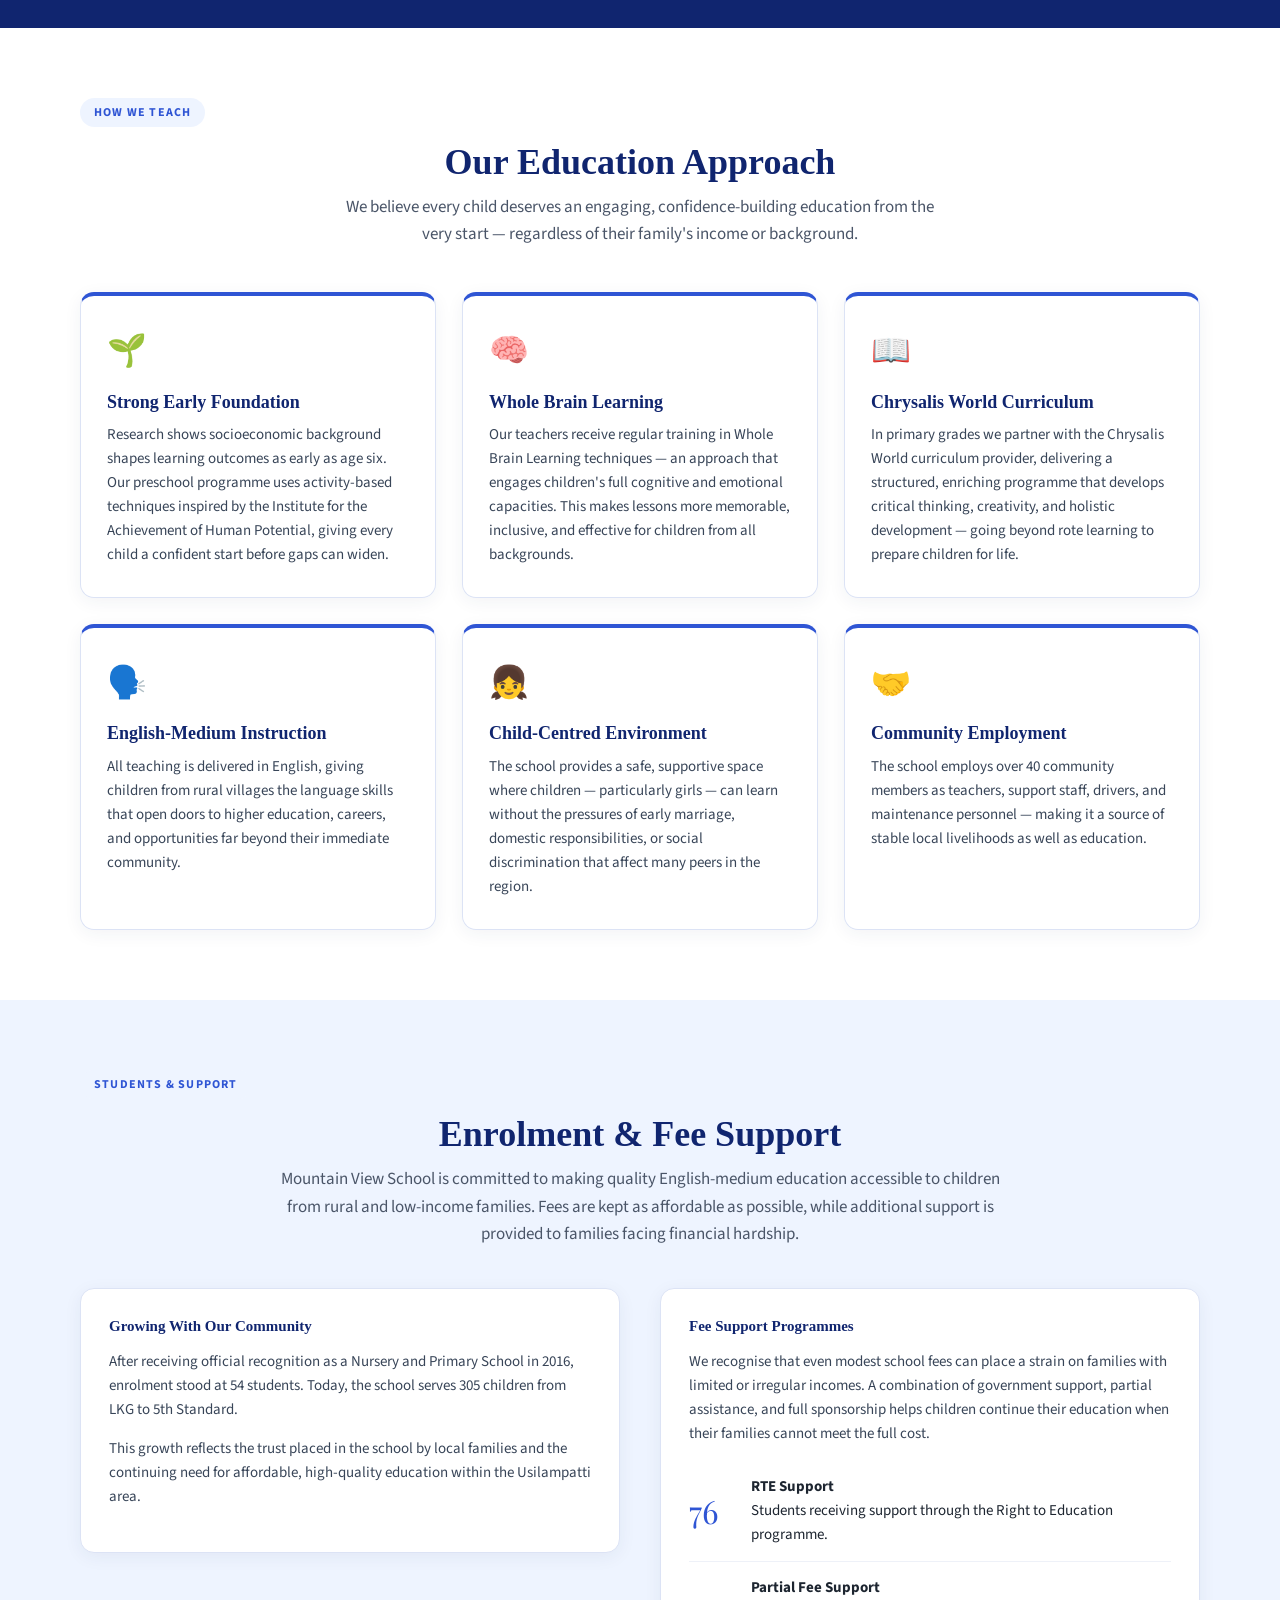
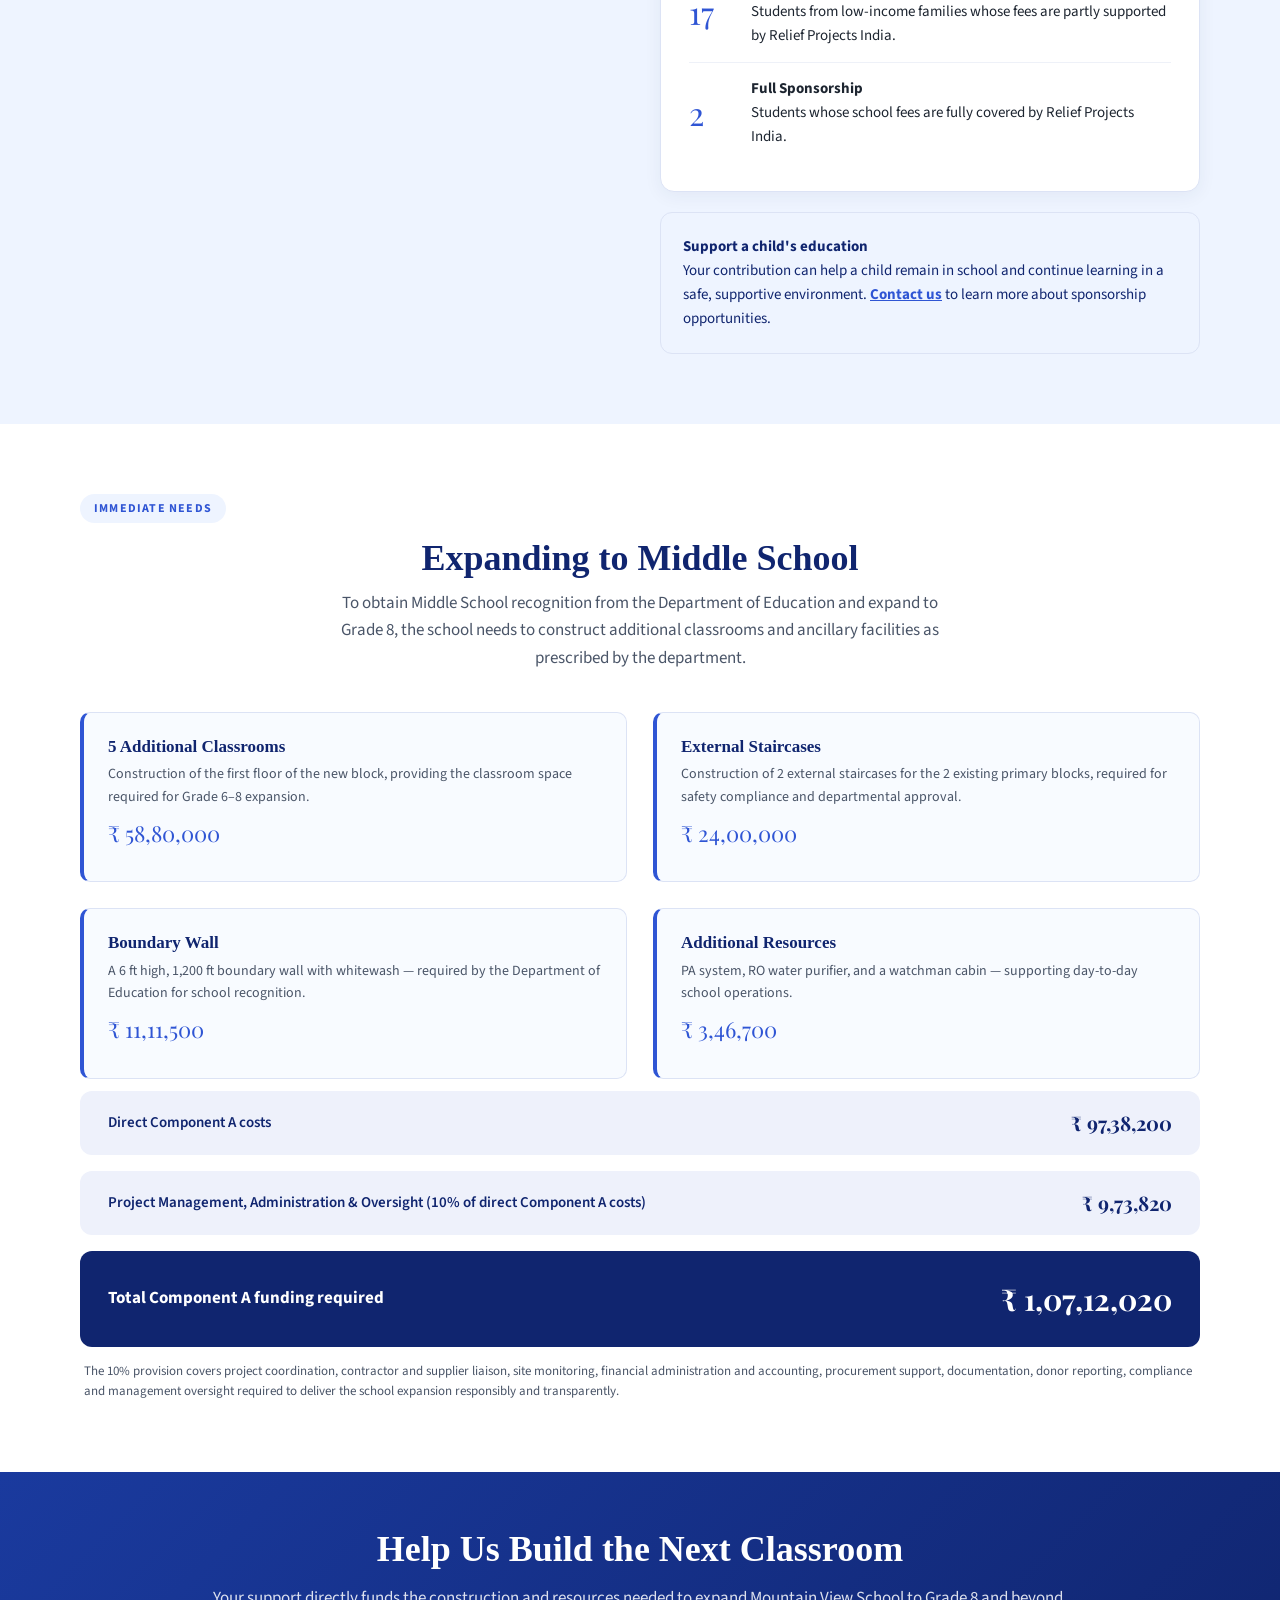
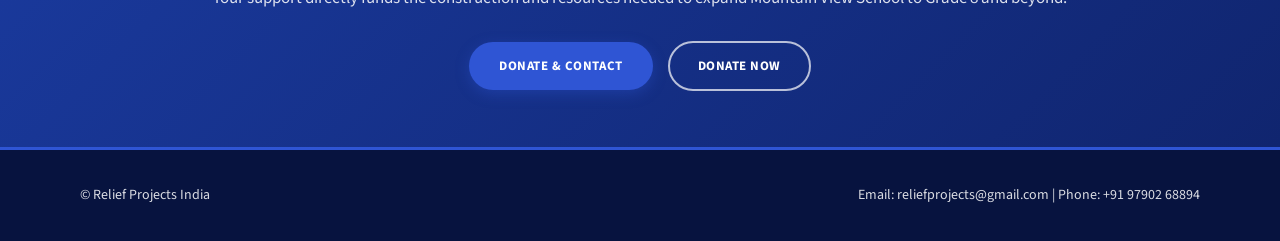
<file: mountain-view-school.html>
<!DOCTYPE html>
<html lang="en">
<head>
    <meta charset="UTF-8">
    <meta name="viewport" content="width=device-width, initial-scale=1.0">
    <title>Mountain View School – Relief Projects India</title>
    <link rel="icon" type="image/png" href="/favicons/favicon-96x96.png" sizes="96x96" />
<link rel="icon" type="image/svg+xml" href="/favicons/favicon.svg" />
<link rel="shortcut icon" href="/favicons/favicon.ico" />
<link rel="apple-touch-icon" sizes="180x180" href="/favicons/apple-touch-icon.png" />
<link rel="manifest" href="/favicons/site.webmanifest" />
    <link rel="stylesheet" href="styles.css">
    <style>

        /* ── Page hero ── */
        .page-hero {
            position: relative;
            width: 100%;
            height: 55vh;
            min-height: 360px;
            max-height: 600px;
            overflow: hidden;
            display: flex;
            align-items: flex-end;
            padding-bottom: 56px;
        }
        .page-hero-img {
            position: absolute;
            inset: 0;
            width: 100%;
            height: 100%;
            object-fit: cover;
            object-position: center;
        }
        .page-hero-overlay {
            position: absolute;
            inset: 0;
            background: linear-gradient(
                to bottom,
                rgba(5, 15, 50, 0.05) 0%,
                rgba(5, 15, 50, 0.30) 60%,
                rgba(5, 15, 50, 0.52) 100%
            );
        }
        .page-hero-content {
            position: relative;
            z-index: 2;
            text-align: center;
            width: 100%;
        }
        .page-hero h1 {
            color: #ffffff;
            margin: 0 0 14px;
            font-size: clamp(32px, 5vw, 52px);
        }
        .page-hero p {
            font-size: 19px;
            color: rgba(255,255,255,0.88);
            max-width: 640px;
            margin: 0 auto;
        }

        /* ── Shared section label ── */
        .section-label {
            display: inline-block;
            background: #eef4ff;
            color: #2f55d4;
            font-size: 12px;
            font-weight: 700;
            text-transform: uppercase;
            letter-spacing: 0.1em;
            padding: 5px 14px;
            border-radius: 50px;
            margin-bottom: 14px;
        }

        /* ── Intro split ── */
        .intro-section {
            padding: 68px 0;
            background: #f8fbff;
            border-top: 4px solid #2f55d4;
        }
        .intro-grid {
            display: grid;
            grid-template-columns: 1.1fr 0.9fr;
            gap: 52px;
            align-items: center;
        }
        .intro-grid h2 { text-align: left; margin-bottom: 16px; }
        .intro-grid p { font-size: 17px; margin-top: 0; }
        .founded-badge {
            display: inline-flex;
            align-items: center;
            gap: 8px;
            background: #10256f;
            color: #fff;
            font-size: 13px;
            font-weight: 700;
            padding: 8px 18px;
            border-radius: 50px;
            margin-top: 10px;
        }
        .quick-facts {
            display: grid;
            grid-template-columns: 1fr 1fr;
            gap: 14px;
        }
        .fact-box {
            background: #ffffff;
            border: 1px solid #dce3f5;
            border-radius: 12px;
            padding: 20px;
            text-align: center;
            box-shadow: 0 3px 12px rgba(30,50,90,0.06);
        }
        .fact-box strong {
            display: block;
            font-family: 'Playfair Display', Georgia, serif;
            font-size: 38px;
            color: #10256f;
            line-height: 1;
            margin-bottom: 6px;
        }
        .fact-box span {
            font-size: 13px;
            color: #4a5568;
        }

        /* ── Vision strip ── */
        .vision-strip {
            background: #10256f;
            padding: 56px 0;
            text-align: center;
        }
        .vision-strip h2 { color: #ffffff; margin-bottom: 14px; }
        .vision-strip p {
            color: rgba(255,255,255,0.85);
            font-size: 18px;
            max-width: 700px;
            margin: 0 auto 36px;
        }
        .expansion-steps {
            display: grid;
            grid-template-columns: repeat(4, 1fr);
            gap: 16px;
            max-width: 900px;
            margin: 0 auto;
        }
        .step {
            background: rgba(255,255,255,0.08);
            border: 1px solid rgba(255,255,255,0.15);
            border-radius: 12px;
            padding: 22px 16px;
            position: relative;
        }
        .step.current {
            background: rgba(47,85,212,0.4);
            border-color: rgba(47,85,212,0.7);
        }
        .step-year {
            font-size: 12px;
            font-weight: 700;
            text-transform: uppercase;
            letter-spacing: 0.08em;
            color: #a8c4ff;
            margin-bottom: 8px;
        }
        .step-grade {
            font-family: 'Playfair Display', Georgia, serif;
            font-size: 26px;
            color: #ffffff;
            line-height: 1;
            margin-bottom: 6px;
        }
        .step-desc {
            font-size: 13px;
            color: rgba(255,255,255,0.7);
        }
        .step-arrow {
            position: absolute;
            right: -12px;
            top: 50%;
            transform: translateY(-50%);
            color: rgba(255,255,255,0.3);
            font-size: 18px;
            z-index: 1;
        }

        /* ── Education approach ── */
        .approach-section {
            padding: 70px 0;
            background: #ffffff;
        }
        .approach-section h2 { text-align: center; margin-bottom: 10px; }
        .approach-intro {
            text-align: center;
            color: #4a5568;
            font-size: 17px;
            max-width: 620px;
            margin: 0 auto 44px;
        }
        .approach-grid {
            display: grid;
            grid-template-columns: repeat(3, 1fr);
            gap: 26px;
        }
        .approach-card {
            border-radius: 14px;
            border: 1px solid #dce3f5;
            padding: 30px 26px;
            box-shadow: 0 4px 18px rgba(30,50,90,0.06);
            border-top: 4px solid #2f55d4;
            transition: transform 0.2s ease, box-shadow 0.2s ease;
        }
        .approach-card:hover {
            transform: translateY(-4px);
            box-shadow: 0 10px 28px rgba(30,50,90,0.11);
        }
        .approach-icon {
            font-size: 32px;
            margin-bottom: 14px;
            display: block;
        }
        .approach-card h3 { margin: 0 0 10px; font-size: 18px; }
        .approach-card p { margin: 0; font-size: 15px; color: #384558; line-height: 1.6; }

        /* ── Enrolment ── */
        .enrolment-section {
            padding: 70px 0;
            background: #eef4ff;
        }
        .enrolment-section h2 { text-align: center; margin-bottom: 10px; }
        .enrolment-layout {
            display: grid;
            grid-template-columns: 1fr 1fr;
            gap: 40px;
            align-items: start;
            margin-top: 40px;
        }
        .enrolment-table-wrap {
            border-radius: 12px;
            overflow: hidden;
            border: 1px solid #dce3f5;
            box-shadow: 0 4px 18px rgba(30,50,90,0.06);
        }
        table.enrol-table {
            width: 100%;
            border-collapse: collapse;
            font-size: 15px;
            background: #ffffff;
        }
        .enrol-table thead {
            background: #10256f;
            color: #ffffff;
        }
        .enrol-table thead th {
            padding: 13px 20px;
            text-align: left;
            font-size: 13px;
            text-transform: uppercase;
            letter-spacing: 0.05em;
        }
        .enrol-table tbody tr:nth-child(even) { background: #f8fbff; }
        .enrol-table tbody td {
            padding: 12px 20px;
            border-bottom: 1px solid #eef1f8;
            color: #1d2530;
        }
        .enrol-table tbody tr:last-child td { border-bottom: none; }
        .enrol-table td:first-child { font-weight: 600; color: #10256f; }
        .enrol-table .lockdown td { color: #9aaabb; font-size: 14px; }
        .enrol-table .highlight td { background: #dce8ff; font-weight: 700; }

        .sponsorship-box {
            background: #ffffff;
            border: 1px solid #dce3f5;
            border-radius: 14px;
            padding: 28px;
            box-shadow: 0 4px 18px rgba(30,50,90,0.06);
        }
        .sponsorship-box h3 { margin-top: 0; }
        .sponsorship-box p { font-size: 15px; color: #384558; margin-top: 0; }
        .sponsor-row {
            display: flex;
            align-items: center;
            gap: 14px;
            padding: 14px 0;
            border-bottom: 1px solid #eef1f8;
        }
        .sponsor-row:last-of-type { border-bottom: none; }
        .sponsor-num {
            font-family: 'Playfair Display', Georgia, serif;
            font-size: 32px;
            color: #2f55d4;
            min-width: 48px;
            line-height: 1;
        }
        .sponsor-desc {
            font-size: 15px;
            color: #1d2530;
        }
        .sponsor-desc strong { display: block; }

        /* ── Construction needs ── */
        .needs-section {
            padding: 70px 0;
            background: #ffffff;
        }
        .needs-section h2 { text-align: center; margin-bottom: 10px; }
        .needs-intro {
            text-align: center;
            color: #4a5568;
            font-size: 17px;
            max-width: 640px;
            margin: 0 auto 40px;
        }
        .needs-grid {
            display: grid;
            grid-template-columns: 1fr 1fr;
            gap: 26px;
        }
        .need-card {
            background: #f8fbff;
            border: 1px solid #dce3f5;
            border-left: 4px solid #2f55d4;
            border-radius: 10px;
            padding: 24px;
        }
        .need-card h3 { margin: 0 0 6px; font-size: 17px; }
        .need-card .cost {
            font-size: 22px;
            font-family: 'Playfair Display', Georgia, serif;
            color: #2f55d4;
            margin: 8px 0 6px;
        }
        .need-card p { margin: 0; font-size: 14px; color: #4a5568; }
        .needs-total {
            background: #10256f;
            color: #ffffff;
            border-radius: 12px;
            padding: 24px 28px;
            display: flex;
            justify-content: space-between;
            align-items: center;
            margin-top: 26px;
        }
        .needs-total span { font-size: 17px; font-weight: 700; }
        .needs-total strong {
            font-family: 'Playfair Display', Georgia, serif;
            font-size: 30px;
        }
        .needs-total-sub {
            background: #eef1fb;
            color: #10256f;
            margin-top: 12px;
            padding: 16px 28px;
        }
        .needs-total-sub span { font-size: 15px; font-weight: 600; }
        .needs-total-sub strong { font-size: 20px; }
        .needs-total-sub + .needs-total-sub { margin-top: 10px; }
        .needs-total-sub + .needs-total { margin-top: 16px; }
        .needs-note {
            margin: 14px 4px 0;
            font-size: 13px;
            color: #4a5568;
            line-height: 1.6;
        }

        /* ── CTA ── */
        .cta-strip {
            background: linear-gradient(135deg, #1a3a9e 0%, #10256f 100%);
            padding: 56px 0;
            text-align: center;
        }
        .cta-strip h2 { color: #ffffff; margin: 0 0 14px; text-align: center; }
        .cta-strip p { color: rgba(255,255,255,0.85); font-size: 17px; margin: 0 0 28px; }
        .button-outline {
            display: inline-block;
            border: 2px solid rgba(255,255,255,0.7);
            color: #ffffff;
            text-decoration: none;
            padding: 13px 28px;
            border-radius: 50px;
            font-weight: bold;
            font-size: 13px;
            text-transform: uppercase;
            letter-spacing: 0.04em;
            margin-left: 12px;
            transition: all 0.2s ease;
        }
        .button-outline:hover { background: rgba(255,255,255,0.15); }

        /* ── Responsive ── */
        @media (max-width: 900px) {
            .intro-grid,
            .enrolment-layout,
            .needs-grid { grid-template-columns: 1fr; }
            .expansion-steps { grid-template-columns: repeat(2, 1fr); }
            .approach-grid { grid-template-columns: repeat(2, 1fr); }
            .step-arrow { display: none; }
        }
        @media (max-width: 600px) {
            .page-hero { height: 50vh; min-height: 300px; padding-bottom: 40px; }
            .quick-facts { grid-template-columns: repeat(2, 1fr); }
            .approach-grid,
            .expansion-steps { grid-template-columns: 1fr; }
        }
    </style>
</head>
<body>

<header class="site-header">
    <div class="container header-inner">
        <img src="images/rpi-logo-blue-long.png" alt="Relief Projects India" class="site-logo">
        <nav class="main-nav">
            <a href="index.html">Home</a>
            <a href="about.html">About Us</a>
            <a href="mountain-view-school.html" class="active">Mountain View School</a>
            <a href="community-programs.html">Community Programmes</a>
            <a href="contact.html">Donate &amp; Contact</a>
        </nav>
    </div>
</header>

<main>

    <!-- HERO -->
    <section class="page-hero">
        <img src="images/kindergarten-kids.jpg" alt="Happy students at Mountain View School" class="page-hero-img">
        <div class="page-hero-overlay"></div>
        <div class="page-hero-content">
            <div class="container">
                <span class="section-label" style="background:rgba(255,255,255,0.15); color:#ffffff;">Est. 2015 · Usilampatti</span>
                <h1>Mountain View School</h1>
                <p>Quality English-medium education for children from rural farming communities in Madurai District.</p>
            </div>
        </div>
    </section>

    <!-- INTRO -->
    <section class="intro-section">
        <div class="container intro-grid">
            <div>
                <span class="section-label">Our School</span>
                <h2>Education That Changes Futures</h2>
                <p>Mountain View School was founded in 2015 to provide quality English-medium education to children from economically disadvantaged villages around Usilampatti. Many of these families come from rural farming backgrounds where access to good schooling has historically been limited.</p>
                <p>The school fills a critical gap — giving children not just academic skills, but the confidence, language ability, and life-skills foundation to break cycles of poverty and build independent futures. This is especially important for girls, who face additional barriers including early marriage and restricted mobility.</p>
                <span class="founded-badge">📍 E. Puthupatti, Usilampatti Taluk, Madurai District</span>
            </div>
            <div class="quick-facts">
                <div class="fact-box"><strong>305</strong><span>Students enrolled 2025–26</span></div>
                <div class="fact-box"><strong>2015</strong><span>Year founded</span></div>
                <div class="fact-box"><strong>800</strong><span>Planned capacity</span></div>
                <div class="fact-box"><strong>40+</strong><span>Community jobs created</span></div>
            </div>
        </div>
    </section>

    <!-- VISION / EXPANSION -->
    <section class="vision-strip">
        <div class="container">
            <span class="section-label" style="background:rgba(255,255,255,0.15); color:#a8c4ff;">Growth Plan</span>
            <h2>Expanding Step by Step</h2>
            <p>The school currently runs from LKG to Grade 5, with two sections per grade up to Grade 4. The long-term vision is to provide uninterrupted education all the way to Grade 12 — keeping children, especially girls, learning locally in a safe environment.</p>
            <div class="expansion-steps">
                <div class="step current">
                    <div class="step-year">Now</div>
                    <div class="step-grade">LKG – 5</div>
                    <div class="step-desc">305 students · 2 sections per grade to Gr 4</div>
                    <span class="step-arrow">›</span>
                </div>
                <div class="step">
                    <div class="step-year">Next phase</div>
                    <div class="step-grade">Up to Gr 8</div>
                    <div class="step-desc">Middle School recognition · 2 sections per grade</div>
                    <span class="step-arrow">›</span>
                </div>
                <div class="step">
                    <div class="step-year">Long term</div>
                    <div class="step-grade">Up to Gr 12</div>
                    <div class="step-desc">Full secondary school · ~800 students</div>
                    <span class="step-arrow">›</span>
                </div>
                <div class="step">
                    <div class="step-year">Full capacity</div>
                    <div class="step-grade">800+</div>
                    <div class="step-desc">Students up to 12th grade</div>
                </div>
            </div>
        </div>
    </section>

    <!-- EDUCATION APPROACH -->
    <section class="approach-section">
        <div class="container">
            <span class="section-label">How We Teach</span>
            <h2>Our Education Approach</h2>
            <p class="approach-intro">We believe every child deserves an engaging, confidence-building education from the very start — regardless of their family's income or background.</p>
            <div class="approach-grid">
                <div class="approach-card">
                    <span class="approach-icon">🌱</span>
                    <h3>Strong Early Foundation</h3>
                    <p>Research shows socioeconomic background shapes learning outcomes as early as age six. Our preschool programme uses activity-based techniques inspired by the Institute for the Achievement of Human Potential, giving every child a confident start before gaps can widen.</p>
                </div>
                <div class="approach-card">
                    <span class="approach-icon">🧠</span>
                    <h3>Whole Brain Learning</h3>
                    <p>Our teachers receive regular training in Whole Brain Learning techniques — an approach that engages children's full cognitive and emotional capacities. This makes lessons more memorable, inclusive, and effective for children from all backgrounds.</p>
                </div>
                <div class="approach-card">
                    <span class="approach-icon">📖</span>
                    <h3>Chrysalis World Curriculum</h3>
                    <p>In primary grades we partner with the Chrysalis World curriculum provider, delivering a structured, enriching programme that develops critical thinking, creativity, and holistic development — going beyond rote learning to prepare children for life.</p>
                </div>
                <div class="approach-card">
                    <span class="approach-icon">🗣️</span>
                    <h3>English-Medium Instruction</h3>
                    <p>All teaching is delivered in English, giving children from rural villages the language skills that open doors to higher education, careers, and opportunities far beyond their immediate community.</p>
                </div>
                <div class="approach-card">
                    <span class="approach-icon">👧</span>
                    <h3>Child-Centred Environment</h3>
                    <p>The school provides a safe, supportive space where children — particularly girls — can learn without the pressures of early marriage, domestic responsibilities, or social discrimination that affect many peers in the region.</p>
                </div>
                <div class="approach-card">
                    <span class="approach-icon">🤝</span>
                    <h3>Community Employment</h3>
                    <p>The school employs over 40 community members as teachers, support staff, drivers, and maintenance personnel — making it a source of stable local livelihoods as well as education.</p>
                </div>
            </div>
        </div>
    </section>

    <!-- ENROLMENT & FEE SUPPORT -->
    <section class="enrolment-section">
        <div class="container">
            <span class="section-label">Students &amp; Support</span>
            <h2>Enrolment &amp; Fee Support</h2>
            <p style="text-align:center; color:#4a5568; font-size:17px; max-width:720px; margin:0 auto;">
                Mountain View School is committed to making quality English-medium education accessible to children from rural and low-income families. Fees are kept as affordable as possible, while additional support is provided to families facing financial hardship.
            </p>

            <div class="enrolment-layout">
                <div class="sponsorship-box">
                    <h3>Growing With Our Community</h3>
                    <p>After receiving official recognition as a Nursery and Primary School in 2016, enrolment stood at 54 students. Today, the school serves 305 children from LKG to 5th Standard.</p>
                    <p>This growth reflects the trust placed in the school by local families and the continuing need for affordable, high-quality education within the Usilampatti area.</p>
                </div>

                <div>
                    <div class="sponsorship-box">
                        <h3>Fee Support Programmes</h3>
                        <p>We recognise that even modest school fees can place a strain on families with limited or irregular incomes. A combination of government support, partial assistance, and full sponsorship helps children continue their education when their families cannot meet the full cost.</p>
                        <div class="sponsor-row">
                            <div class="sponsor-num">76</div>
                            <div class="sponsor-desc"><strong>RTE Support</strong>Students receiving support through the Right to Education programme.</div>
                        </div>
                        <div class="sponsor-row">
                            <div class="sponsor-num">17</div>
                            <div class="sponsor-desc"><strong>Partial Fee Support</strong>Students from low-income families whose fees are partly supported by Relief Projects India.</div>
                        </div>
                        <div class="sponsor-row">
                            <div class="sponsor-num">2</div>
                            <div class="sponsor-desc"><strong>Full Sponsorship</strong>Students whose school fees are fully covered by Relief Projects India.</div>
                        </div>
                    </div>
                    <div style="background:#eef4ff; border-radius:12px; padding:22px; margin-top:20px; border:1px solid #dce3f5;">
                        <p style="margin:0; font-size:15px; color:#10256f;"><strong>Support a child's education</strong><br>Your contribution can help a child remain in school and continue learning in a safe, supportive environment. <a href="contact.html" style="color:#2f55d4; font-weight:700;">Contact us</a> to learn more about sponsorship opportunities.</p>
                    </div>
                </div>
            </div>
        </div>
    </section>

    <!-- CONSTRUCTION NEEDS -->
    <section class="needs-section">
        <div class="container">
            <span class="section-label">Immediate Needs</span>
            <h2>Expanding to Middle School</h2>
            <p class="needs-intro">To obtain Middle School recognition from the Department of Education and expand to Grade 8, the school needs to construct additional classrooms and ancillary facilities as prescribed by the department.</p>
            <div class="needs-grid">
                <div class="need-card">
                    <h3>5 Additional Classrooms</h3>
                    <p>Construction of the first floor of the new block, providing the classroom space required for Grade 6–8 expansion.</p>
                    <div class="cost">₹ 58,80,000</div>
                </div>
                <div class="need-card">
                    <h3>External Staircases</h3>
                    <p>Construction of 2 external staircases for the 2 existing primary blocks, required for safety compliance and departmental approval.</p>
                    <div class="cost">₹ 24,00,000</div>
                </div>
                <div class="need-card">
                    <h3>Boundary Wall</h3>
                    <p>A 6 ft high, 1,200 ft boundary wall with whitewash — required by the Department of Education for school recognition.</p>
                    <div class="cost">₹ 11,11,500</div>
                </div>
                <div class="need-card">
                    <h3>Additional Resources</h3>
                    <p>PA system, RO water purifier, and a watchman cabin — supporting day-to-day school operations.</p>
                    <div class="cost">₹ 3,46,700</div>
                </div>
            </div>
            <div class="needs-total needs-total-sub">
                <span>Direct Component A costs</span>
                <strong>₹ 97,38,200</strong>
            </div>
            <div class="needs-total needs-total-sub">
                <span>Project Management, Administration &amp; Oversight (10% of direct Component A costs)</span>
                <strong>₹ 9,73,820</strong>
            </div>
            <div class="needs-total">
                <span>Total Component A funding required</span>
                <strong>₹ 1,07,12,020</strong>
            </div>
            <p class="needs-note">The 10% provision covers project coordination, contractor and supplier liaison, site monitoring, financial administration and accounting, procurement support, documentation, donor reporting, compliance and management oversight required to deliver the school expansion responsibly and transparently.</p>
        </div>
    </section>

    <!-- CTA -->
    <section class="cta-strip">
        <div class="container">
            <h2>Help Us Build the Next Classroom</h2>
            <p>Your support directly funds the construction and resources needed to expand Mountain View School to Grade 8 and beyond.</p>
            <a href="contact.html" class="button">Donate &amp; Contact</a>
            <a href="contact.html#donate" class="button-outline">Donate Now</a>
        </div>
    </section>

</main>

<footer class="site-footer">
    <div class="container footer-grid">
        <p>&copy; Relief Projects India</p>
        <p>Email: reliefprojects@gmail.com | Phone: +91 97902 68894</p>
    </div>
</footer>

<script src="scripts.js"></script>
</body>
</html>
</file>
<file: styles.css>
/* ============================================================
   Relief Projects India – Main Stylesheet
   ============================================================ */

@import url('https://fonts.googleapis.com/css2?family=Playfair+Display:wght@700;800&family=Source+Sans+3:wght@400;600;700&display=swap');

/* ── Reset & base ── */
* {
	box-sizing: border-box;
	font-size: 15px;
}

body {
    margin: 0;
    font-family: 'Source Sans 3', Arial, Helvetica, sans-serif;
    color: #1d2530;
    background: #ffffff;
    line-height: 1.6;
}

img {
    max-width: 100%;
    display: block;
}

/* ── Layout container ── */
.container {
    width: min(1120px, 92%);
    margin: 0 auto;
}

/* ── Typography ── */
h1, h2, h3 {
    color: #10256f;
    line-height: 1.2;
    font-family: Georgia, "Times New Roman", Times, serif;
}

h1 {
    font-size: clamp(32px, 3.8vw, 46px);
    margin: 10px 0 18px;
    color: #ffffff;
}

h2 {
    font-size: clamp(26px, 3vw, 36px);
    margin: 0 0 24px;
    text-align: center;
}

h3 {
    margin-top: 0;
}

/* ── Header & navigation ── */
.site-header {
    background: #ffffff;
    border-bottom: 1px solid #e5e8f0;
    position: sticky;
    top: 0;
    z-index: 100;
}

.header-inner {
    display: flex;
    align-items: center;
    justify-content: space-between;
    gap: 30px;
    padding: 18px 0;
}

.logo-link {
    flex-shrink: 0;
    text-decoration: none;
}

.site-logo {
    width: 340px;
    height: auto;
}

.main-nav {
    display: flex;
    flex-wrap: wrap;
    gap: 22px;
    justify-content: flex-end;
    align-items: center;
}

.main-nav a {
    color: #16245c;
    text-decoration: none;
    font-size: 14px;
    font-weight: 700;
    text-transform: uppercase;
    letter-spacing: 0.02em;
    white-space: nowrap;
    transition: color 0.15s ease;
}

.main-nav a:hover,
.main-nav a.active {
    color: #2f55d4;
}

/* ── Buttons ── */
.button {
    display: inline-block;
    background: #2f55d4;
    color: #ffffff;
    text-decoration: none;
    padding: 14px 30px;
    border-radius: 50px;
    font-weight: bold;
    letter-spacing: 0.04em;
    text-transform: uppercase;
    font-size: 13px;
    box-shadow: 0 4px 14px rgba(47, 85, 212, 0.35);
    transition: all 0.2s ease;
}

.button:hover {
    background: #203f9e;
    transform: translateY(-2px);
    box-shadow: 0 8px 22px rgba(47, 85, 212, 0.45);
}

.text-link {
    color: #2f55d4;
    font-weight: bold;
    text-decoration: none;
}

/* ── Homepage hero slideshow ── */
.hero {
    position: relative;
    width: 100%;
    height: 82vh;
    min-height: 520px;
    max-height: 860px;
    overflow: hidden;
    display: flex;
    align-items: flex-start;
    padding-top: 70px;
}

.hero-overlay {
    position: absolute;
    inset: 0;
    background: linear-gradient(
        to top,
        rgba(5, 15, 50, 0.05) 0%,
        rgba(5, 15, 50, 0.28) 40%,
        rgba(5, 15, 50, 0.50) 100%
    );
    z-index: 1;
}

.hero-content {
    position: relative;
    z-index: 2;
    max-width: 700px;
}

.slide {
    position: absolute;
    inset: 0;
    width: 100%;
    height: 100%;
    object-fit: cover;
    opacity: 0;
    transition: opacity 1.2s ease-in-out;
}

.slide.active {
    opacity: 1;
}

.eyebrow {
	color: #CCFFFF;
	font-weight: bold;
	text-transform: uppercase;
	letter-spacing: 0.08em;
	font-size: 13px;
	margin-bottom: 10px;
}

.hero-intro {
    font-size: 19px;
    max-width: 520px;
    margin-bottom: 8px;
    color: rgba(255, 255, 255, 0.88);
}

/* Slideshow dots */
.slide-dots {
    position: absolute;
    bottom: 28px;
    left: 50%;
    transform: translateX(-50%);
    display: flex;
    gap: 10px;
    z-index: 3;
}

.dot {
    width: 9px;
    height: 9px;
    border-radius: 50%;
    background: rgba(255, 255, 255, 0.45);
    transition: background 0.3s ease, transform 0.3s ease;
    cursor: pointer;
}

.dot.active {
    background: #ffffff;
    transform: scale(1.25);
}

/* ── General sections ── */
.section {
    padding: 60px 0;
}

/* ── Cards ── */
.cards {
    display: grid;
    gap: 22px;
}

.three-cards {
    grid-template-columns: repeat(3, 1fr);
}

.four-cards {
    grid-template-columns: repeat(4, 1fr);
}

.card,
.mini-card,
.bank-box {
    background: #ffffff;
    border: 1px solid #dce3f5;
    border-radius: 12px;
    padding: 24px;
    box-shadow: 0 4px 18px rgba(30, 50, 90, 0.06);
}

.card {
    border-left: 4px solid #2f55d4;
    border-top: 1px solid #dce3f5;
    border-right: 1px solid #dce3f5;
    border-bottom: 1px solid #dce3f5;
}

.card,
.mini-card {
    transition: transform 0.2s ease, box-shadow 0.2s ease;
}

.card:hover,
.mini-card:hover {
    transform: translateY(-4px);
    box-shadow: 0 10px 30px rgba(30, 50, 90, 0.12);
}

/* ── Homepage sections ── */
.what-we-do {
    background: #ffffff;
}

/* Impact bar */
.impact {
    background: linear-gradient(135deg, #10256f 0%, #1a3a9e 100%);
    color: #ffffff;
    padding: 50px 0;
}

.impact-grid {
    display: grid;
    grid-template-columns: repeat(4, 1fr);
    gap: 20px;
    text-align: center;
}

.impact-item strong {
    display: block;
    font-size: 56px;
    line-height: 1;
    margin-bottom: 10px;
    font-family: 'Playfair Display', Georgia, serif;
}

.impact-item span {
    font-size: 15px;
    padding-top: 10px;
    border-top: 2px solid rgba(47, 85, 212, 0.6);
    display: inline-block;
    padding-left: 8px;
    padding-right: 8px;
}

/* Split section */
.split-section {
    background: #f8fbff;
}

.split-grid {
    display: grid;
    grid-template-columns: 1fr 1fr;
    gap: 40px;
    align-items: center;
}

.image-placeholder {
    min-height: 280px;
    border-radius: 12px;
    background: linear-gradient(135deg, #dce8ff, #f8fbff);
    border: 2px dashed #9db2e6;
    display: flex;
    align-items: center;
    justify-content: center;
    color: #344b91;
    font-weight: bold;
    text-align: center;
    padding: 20px;
}

/* Community section */
.community-section {
    background: #ffffff;
}

/* Support / donate section */
.support-section {
    background: #eef4ff;
    padding: 60px 0;
}

.support-grid {
    display: grid;
    grid-template-columns: 1fr 1fr;
    gap: 40px;
    align-items: start;
}

.support-grid h2 {
    text-align: left;
}

.bank-box p {
    margin: 6px 0;
}

.qr-placeholder {
    margin-top: 18px;
    width: 170px;
    height: 170px;
    border: 2px dashed #9db2e6;
    border-radius: 8px;
    display: flex;
    align-items: center;
    justify-content: center;
    text-align: center;
    color: #344b91;
    background: #f8fbff;
    font-weight: bold;
}

/* ── Inner page hero (all pages except home) ── */
.page-hero {
    position: relative;
    width: 100%;
    height: 55vh;
    min-height: 360px;
    max-height: 600px;
    overflow: hidden;
    display: flex;
    align-items: flex-end;
    padding-bottom: 56px;
}

.page-hero-img {
    position: absolute;
    inset: 0;
    width: 100%;
    height: 100%;
    object-fit: cover;
    object-position: center;
}

.page-hero-overlay {
    position: absolute;
    inset: 0;
    background: linear-gradient(
        to bottom,
        rgba(5, 15, 50, 0.05) 0%,
        rgba(5, 15, 50, 0.30) 60%,
        rgba(5, 15, 50, 0.52) 100%
    );
}

.page-hero-content {
    position: relative;
    z-index: 2;
    text-align: center;
    width: 100%;
}

.page-hero h1 {
    color: #ffffff;
    margin: 0 0 14px;
    font-size: clamp(32px, 5vw, 52px);
}

.page-hero p {
    font-size: 19px;
    color: rgba(255, 255, 255, 0.88);
    max-width: 640px;
    margin: 0 auto;
}

/* ── Section label pill ── */
.section-label {
    display: inline-block;
    background: #eef4ff;
    color: #2f55d4;
    font-size: 12px;
    font-weight: 700;
    text-transform: uppercase;
    letter-spacing: 0.1em;
    padding: 5px 14px;
    border-radius: 50px;
    margin-bottom: 14px;
}

/* ── Footer ── */
.site-footer {
    background: #07133f;
    color: #ffffff;
    padding: 34px 0;
    border-top: 3px solid #2f55d4;
}

.footer-grid {
    display: flex;
    justify-content: space-between;
    gap: 20px;
    flex-wrap: wrap;
    align-items: center;
}

.footer-grid p {
    margin: 0;
    font-size: 14px;
    color: rgba(255, 255, 255, 0.85);
}

/* ── Responsive: tablet (≤900px) ── */
@media (max-width: 900px) {

    .header-inner {
        flex-direction: column;
        align-items: center;
        text-align: center;
        padding: 16px 0;
        gap: 14px;
    }

    .main-nav {
        justify-content: center;
        gap: 14px;
    }

    .site-logo {
	width: 280px;
    }

    .split-grid,
    .support-grid {
        grid-template-columns: 1fr;
    }

    .three-cards,
    .four-cards,
    .impact-grid {
        grid-template-columns: repeat(2, 1fr);
    }

    .hero {
        height: 72vh;
        min-height: 460px;
        padding-top: 55px;
    }

    .page-hero {
        height: 45vh;
        min-height: 300px;
        padding-bottom: 40px;
    }
}

/* ── Responsive: mobile (≤600px) ── */
@media (max-width: 600px) {

    .site-logo {
        width: 240px;
    }

    .main-nav {
        gap: 10px;
    }

    .main-nav a {
        font-size: 11px;
    }

    .hero {
        height: 65vh;
        min-height: 400px;
        padding-top: 48px;
    }

    .page-hero {
        height: 40vh;
        min-height: 260px;
        padding-bottom: 32px;
    }

    .page-hero p {
        font-size: 16px;
    }

    .section,
    .support-section {
        padding: 42px 0;
    }

    .three-cards,
    .four-cards,
    .impact-grid {
        grid-template-columns: 1fr;
    }

    .hero-intro {
        font-size: 17px;
    }

    .impact-item strong {
        font-size: 44px;
    }

    h1 {
        font-size: clamp(30px, 8vw, 44px);
    }

    .footer-grid {
        flex-direction: column;
        text-align: center;
        gap: 8px;
    }
}

/* ============================================================
   About Page Styles
   ============================================================ */

.page-hero {
            position: relative;
            width: 100%;
            height: 55vh;
            min-height: 360px;
            max-height: 600px;
            overflow: hidden;
            display: flex;
            align-items: flex-end;
            padding-bottom: 56px;
        }
        .page-hero-img {
            position: absolute;
            inset: 0;
            width: 100%;
            height: 100%;
            object-fit: cover;
            object-position: center;
        }
        .page-hero-overlay {
            position: absolute;
            inset: 0;
            background: linear-gradient(to bottom, rgba(5, 15, 50, 0.05) 0%, rgba(5, 15, 50, 0.30) 60%, rgba(5, 15, 50, 0.55) 100%);
        }
        .page-hero-content {
            position: relative;
            z-index: 2;
            text-align: center;
            width: 100%;
        }
        .page-hero h1 {
            color: #ffffff;
            margin: 0 0 14px;
            font-size: clamp(32px, 5vw, 52px);
        }
        .page-hero p {
            font-size: 19px;
            color: rgba(255,255,255,0.88);
            max-width: 680px;
            margin: 0 auto;
        }
        .section-label {
            display: inline-block;
            background: #eef4ff;
            color: #2f55d4;
            font-size: 12px;
            font-weight: 700;
            text-transform: uppercase;
            letter-spacing: 0.1em;
            padding: 5px 14px;
            border-radius: 50px;
            margin-bottom: 14px;
        }
        .about-section {
            padding: 70px 0;
            background: #ffffff;
        }
        .about-section.alt {
            background: #f8fbff;
        }
        .about-section.blue {
            background: #10256f;
            color: #ffffff;
        }
        .about-section.blue h2,
        .about-section.blue h3 {
            color: #ffffff;
        }
        .about-section.blue p {
            color: rgba(255,255,255,0.84);
        }
        .intro-grid,
        .two-column-grid {
            display: grid;
            grid-template-columns: 1.1fr 0.9fr;
            gap: 48px;
            align-items: center;
        }
        .intro-grid h2,
        .two-column-grid h2 {
            text-align: left;
            margin-bottom: 16px;
        }
        .placeholder-box {
            background: #ffffff;
            border: 2px dashed #9db2e6;
            border-radius: 14px;
            min-height: 220px;
            display: flex;
            align-items: center;
            justify-content: center;
            text-align: center;
            color: #344b91;
            font-weight: 700;
            padding: 24px;
        }
        .blue .placeholder-box {
            background: rgba(255,255,255,0.08);
            border-color: rgba(255,255,255,0.28);
            color: #ffffff;
        }
        .mission-grid,
        .values-grid,
        .work-grid,
        .team-grid,
        .governance-grid,
        .legal-grid,
        .partner-grid,
        .downloads-grid {
            display: grid;
            gap: 22px;
            margin-top: 34px;
        }
        .mission-grid {
            grid-template-columns: repeat(2, 1fr);
        }
        .values-grid {
            grid-template-columns: repeat(5, 1fr);
        }
        .work-grid {
            grid-template-columns: repeat(2, 1fr);
        }
        .team-grid {
            grid-template-columns: repeat(3, 1fr);
        }
		.team-avatar {
   			width: 180px;
    		height: 180px;
    		margin: 0 auto 20px;
    		overflow: hidden;
    		border-radius: 50%;      /* Makes it a circle */
    		box-shadow: 0 4px 12px rgba(0,0,0,0.15);
		}

		.team-avatar img {
    		width: 100%;
    		height: 100%;
    		object-fit: cover;       /* Fills the circle */
    		display: block;
		}
        .governance-grid {
            grid-template-columns: repeat(2, 1fr);
            align-items: stretch;
        }
        .legal-grid {
            grid-template-columns: repeat(4, 1fr);
        }
        .partner-grid {
            grid-template-columns: repeat(4, 1fr);
        }
        .downloads-grid {
            grid-template-columns: repeat(2, minmax(260px, 1fr));
            max-width: 760px;
            margin-left: auto;
            margin-right: auto;
        }
        .info-card,
        .value-card,
        .work-card,
        .team-card,
        .governance-card,
        .legal-card,
        .partner-card,
        .download-card {
            background: #ffffff;
            border: 1px solid #dce3f5;
            border-radius: 14px;
            padding: 24px;
            box-shadow: 0 4px 18px rgba(30,50,90,0.06);
        }
        .value-card,
        .team-card,
        .partner-card,
        .download-card {
            text-align: center;
        }
        .info-card h3,
        .value-card h3,
        .work-card h3,
        .team-card h3,
        .governance-card h3,
        .legal-card h3,
        .partner-card h3,
        .download-card h3 {
            margin: 0 0 10px;
            font-size: 18px;
        }
        .info-card p,
        .value-card p,
        .work-card p,
        .team-card p,
        .governance-card p,
        .legal-card p,
        .partner-card p,
        .download-card p {
            margin: 0;
            color: #4a5568;
            font-size: 15px;
        }

        .governance-card {
            padding: 30px;
        }
        .governance-card ul {
            margin: 16px 0 0;
            padding-left: 20px;
            color: #4a5568;
            font-size: 15px;
            line-height: 1.6;
        }
        .governance-card li {
            margin-bottom: 10px;
        }
        .governance-card p + p {
            margin-top: 14px;
        }
        .downloads-grid {
            margin-top: 28px;
        }
        .download-card {
            text-align: center;
            padding: 28px 24px;
        }
        .download-card a {
            display: inline-block;
            margin-top: 12px;
            color: #2f55d4;
            font-weight: 700;
            text-decoration: none;
        }
        .icon {
            font-size: 32px;
            display: block;
            margin-bottom: 12px;
        }

        /* ── History timeline ── */
        .history-intro {
            text-align: center;
            color: #4a5568;
            font-size: 17px;
            max-width: 650px;
            margin: 0 auto 52px;
        }
        .timeline {
            position: relative;
            max-width: 820px;
            margin: 44px auto 0;
        }
        .timeline::before {
            content: '';
            position: absolute;
            left: 50%;
            top: 0;
            bottom: 0;
            width: 2px;
            background: #dce3f5;
            transform: translateX(-50%);
        }
        .timeline-item {
            display: grid;
            grid-template-columns: 1fr 1fr;
            gap: 40px;
            margin-bottom: 36px;
            position: relative;
            align-items: start;
        }
        .timeline-item::after {
            content: '';
            position: absolute;
            left: 50%;
            top: 18px;
            width: 14px;
            height: 14px;
            background: #2f55d4;
            border-radius: 50%;
            transform: translateX(-50%);
            border: 3px solid #ffffff;
            box-shadow: 0 0 0 2px #2f55d4;
            z-index: 1;
        }
        .timeline-left {
            text-align: right;
            padding-right: 30px;
        }
        .timeline-right {
            padding-left: 30px;
        }
        .timeline-year {
            font-family: Georgia, "Times New Roman", Times, serif;
            font-size: 28px;
            font-weight: bold;
            color: #2f55d4;
            line-height: 1.2;
            padding-top: 14px;
        }
        .timeline-content {
            background: #ffffff;
            border: 1px solid #dce3f5;
            border-radius: 12px;
            padding: 18px 20px;
            box-shadow: 0 4px 18px rgba(30,50,90,0.05);
        }
        .timeline-content h3 {
            margin: 0 0 6px;
            font-size: 16px;
        }
        .timeline-content p {
            margin: 0;
            font-size: 14px;
            color: #4a5568;
            line-height: 1.6;
        }
        .work-card img {
            width: 100%;
            height: 220px;
            object-fit: cover;
            border-radius: 10px;
            margin-bottom: 18px;
        }
        .team-role {
            color: #2f55d4;
            font-size: 12px;
            font-weight: 700;
            text-transform: uppercase;
            letter-spacing: 0.08em;
            margin-bottom: 12px;
        }
        .partner-card {
            min-height: 110px;
            display: flex;
            flex-direction: column;
            justify-content: center;
            border-style: dashed;
        }
        .looking-ahead-box {
            background: #ffffff;
            border-radius: 16px;
            padding: 34px;
            box-shadow: 0 4px 18px rgba(30,50,90,0.06);
            border-left: 4px solid #2f55d4;
        }
        .explore-card {
            background: #ffffff;
            border: 1px solid #dce3f5;
            border-radius: 16px;
            padding: 34px;
            text-align: center;
            box-shadow: 0 4px 18px rgba(30,50,90,0.06);
        }
        .explore-card h3 {
            font-size: 24px;
        }
        .button-outline-light {
            display: inline-block;
            border: 2px solid #2f55d4;
            color: #2f55d4;
            text-decoration: none;
            padding: 12px 26px;
            border-radius: 50px;
            font-weight: bold;
            font-size: 13px;
            text-transform: uppercase;
            letter-spacing: 0.04em;
            margin-top: 16px;
        }
        .support-section {
            background: #eef4ff;
            padding: 70px 0;
        }
        .support-grid {
            display: grid;
            grid-template-columns: 1fr 1fr;
            gap: 40px;
            align-items: start;
        }
        .support-grid h2 {
            text-align: left;
        }
        /* ── Who We Are layout ── */
        .who-grid {
            display: grid;
            grid-template-columns: 1.2fr 0.8fr;
            gap: 48px;
            align-items: start;
            margin-top: 10px;
        }
        .who-text p {
            font-size: 16px;
            color: #384558;
            margin-top: 0;
        }
        .pull-quote {
            background: #10256f;
            border-radius: 14px;
            padding: 28px 30px;
            margin-bottom: 22px;
        }
        .pull-quote p {
            font-family: Georgia, "Times New Roman", Times, serif;
            font-size: 17px;
            line-height: 1.65;
            color: #ffffff;
            margin: 0;
        }
        .who-stats {
            display: grid;
            grid-template-columns: 1fr 1fr;
            gap: 14px;
        }
        .who-stat {
            background: #ffffff;
            border: 1px solid #dce3f5;
            border-radius: 12px;
            padding: 18px;
            text-align: center;
            box-shadow: 0 3px 12px rgba(30,50,90,0.06);
        }
        .who-stat strong {
            display: block;
            font-family: Georgia, "Times New Roman", Times, serif;
            font-size: 32px;
            color: #10256f;
            line-height: 1;
            margin-bottom: 6px;
        }
        .who-stat span {
            font-size: 13px;
            color: #4a5568;
        }

        .about-section.blue .info-card,
        .about-section.blue .value-card {
            color: #1d2530;
        }
        .about-section.blue .info-card h3,
        .about-section.blue .value-card h3 {
            color: #10256f;
        }
        .about-section.blue .info-card p,
        .about-section.blue .value-card p {
            color: #384558;
        }
        @media (max-width: 900px) {
            .timeline::before { left: 20px; }
            .timeline-item { grid-template-columns: 1fr; gap: 0; }
            .timeline-item::after { left: 20px; }
            .timeline-left { display: none; }
            .timeline-right { padding-left: 50px; }
            .intro-grid,
            .two-column-grid,
            .support-grid,
            .who-grid {
                grid-template-columns: 1fr;
            }
            .mission-grid,
            .work-grid,
            .team-grid,
            .legal-grid,
            .partner-grid,
            .downloads-grid {
                grid-template-columns: repeat(2, 1fr);
            }
            .governance-grid {
                grid-template-columns: 1fr;
            }
            .values-grid {
                grid-template-columns: repeat(3, 1fr);
            }
        }
        @media (max-width: 600px) {
            .page-hero {
                height: 50vh;
                min-height: 300px;
                padding-bottom: 40px;
            }
            .mission-grid,
            .values-grid,
            .work-grid,
            .team-grid,
            .governance-grid,
            .legal-grid,
            .partner-grid,
            .downloads-grid {
                grid-template-columns: 1fr;
            }
        }
</file>
